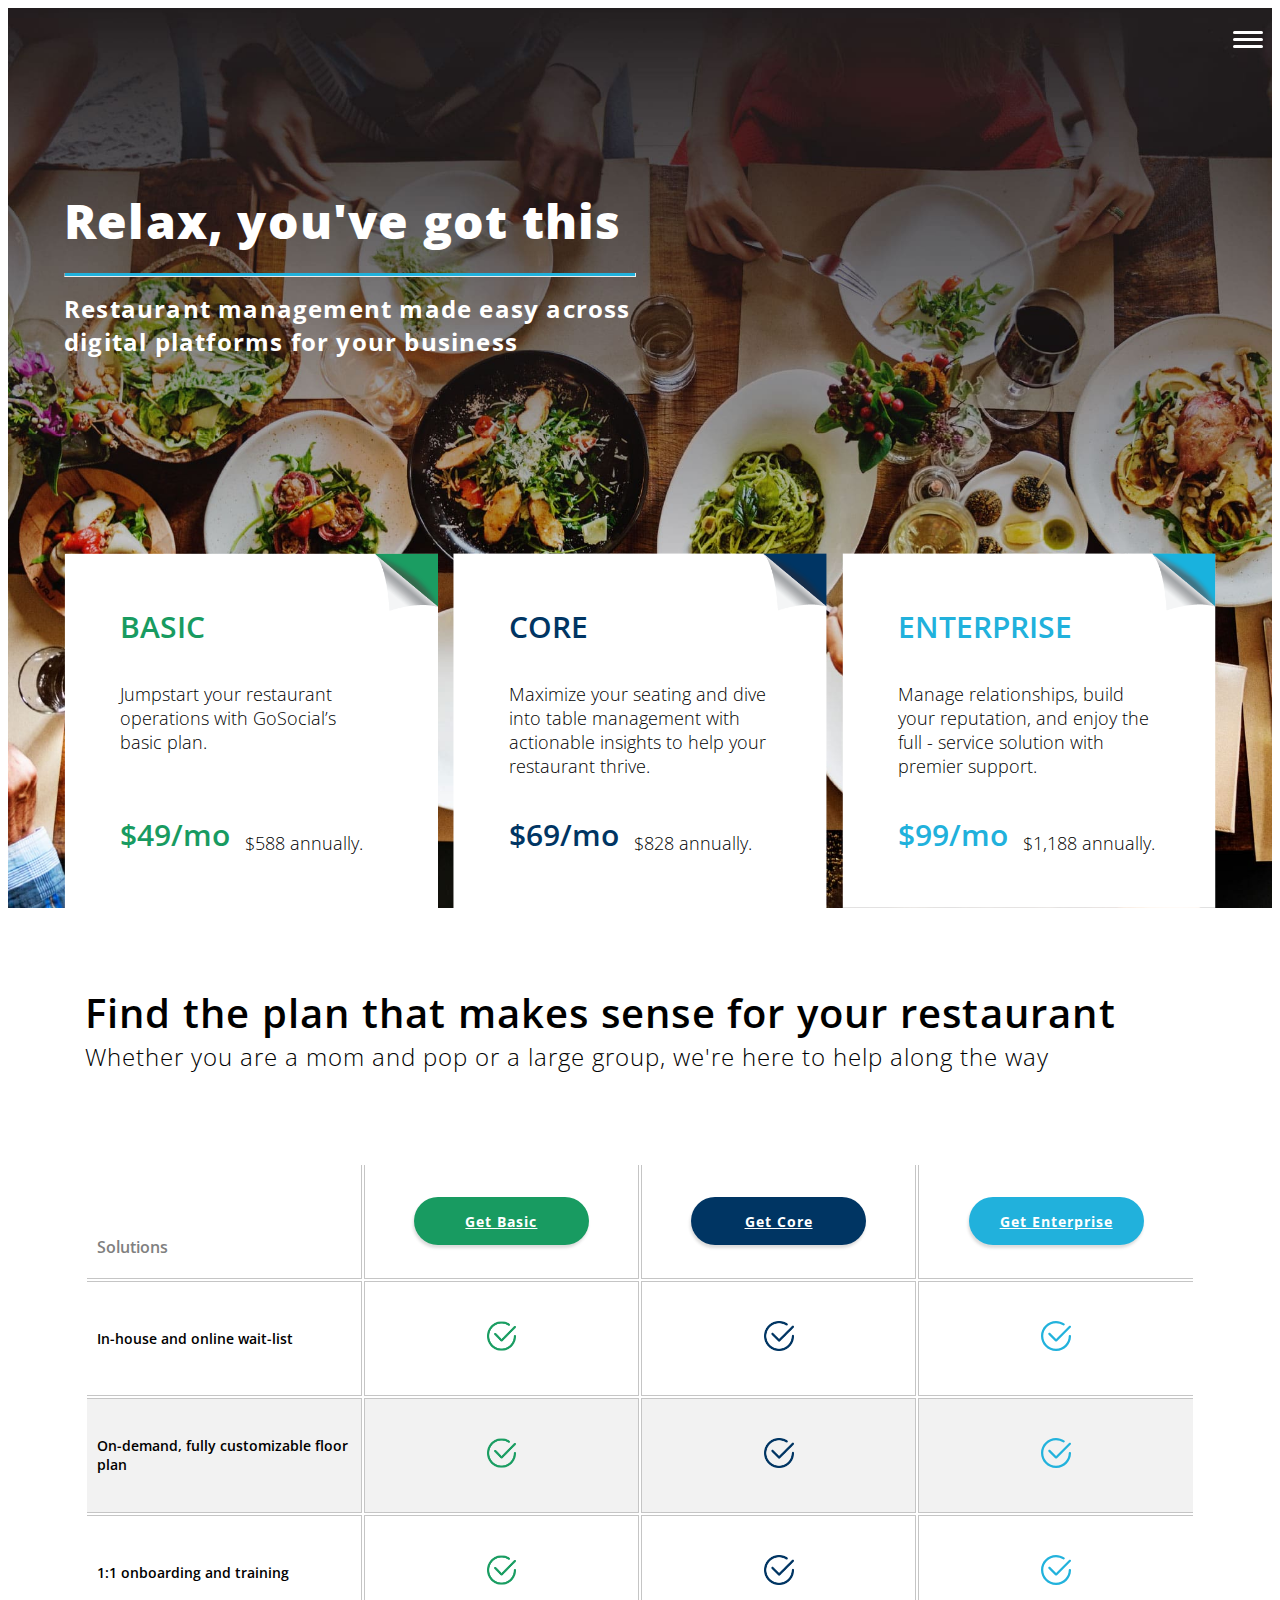
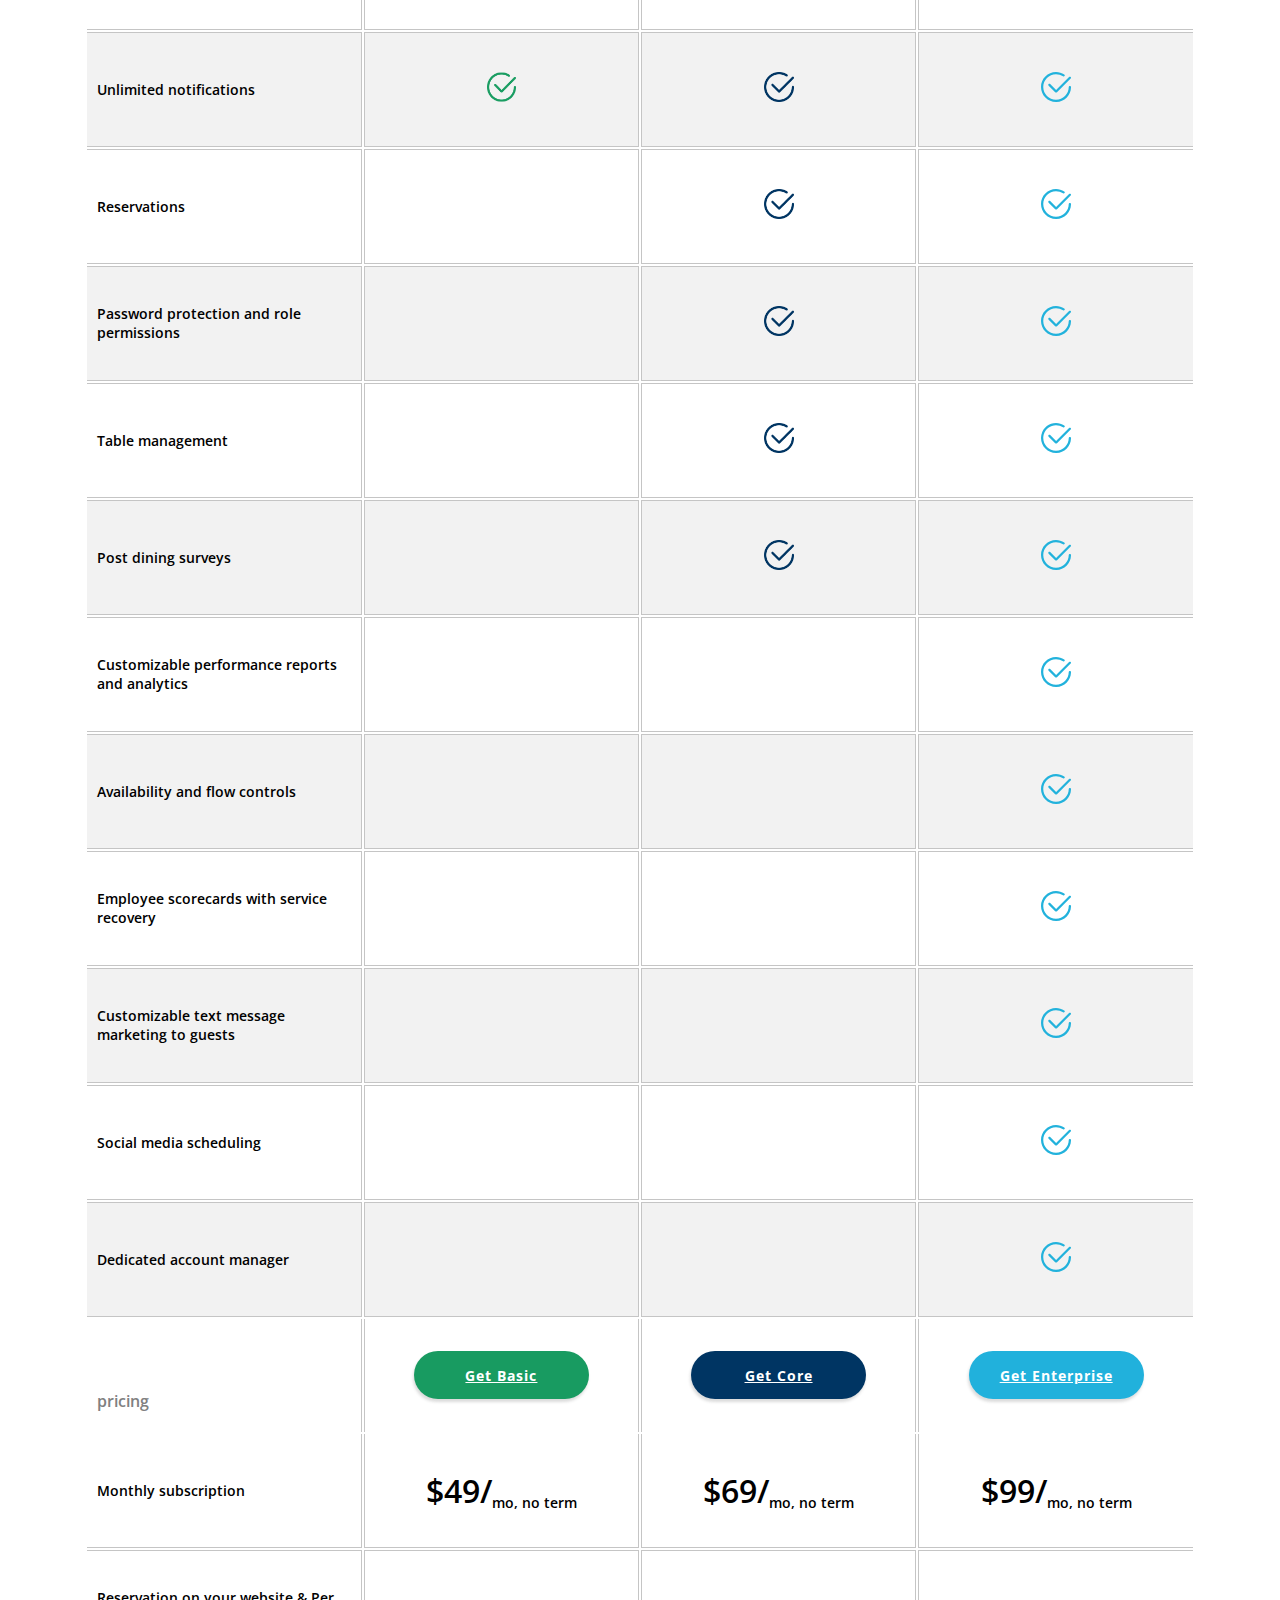
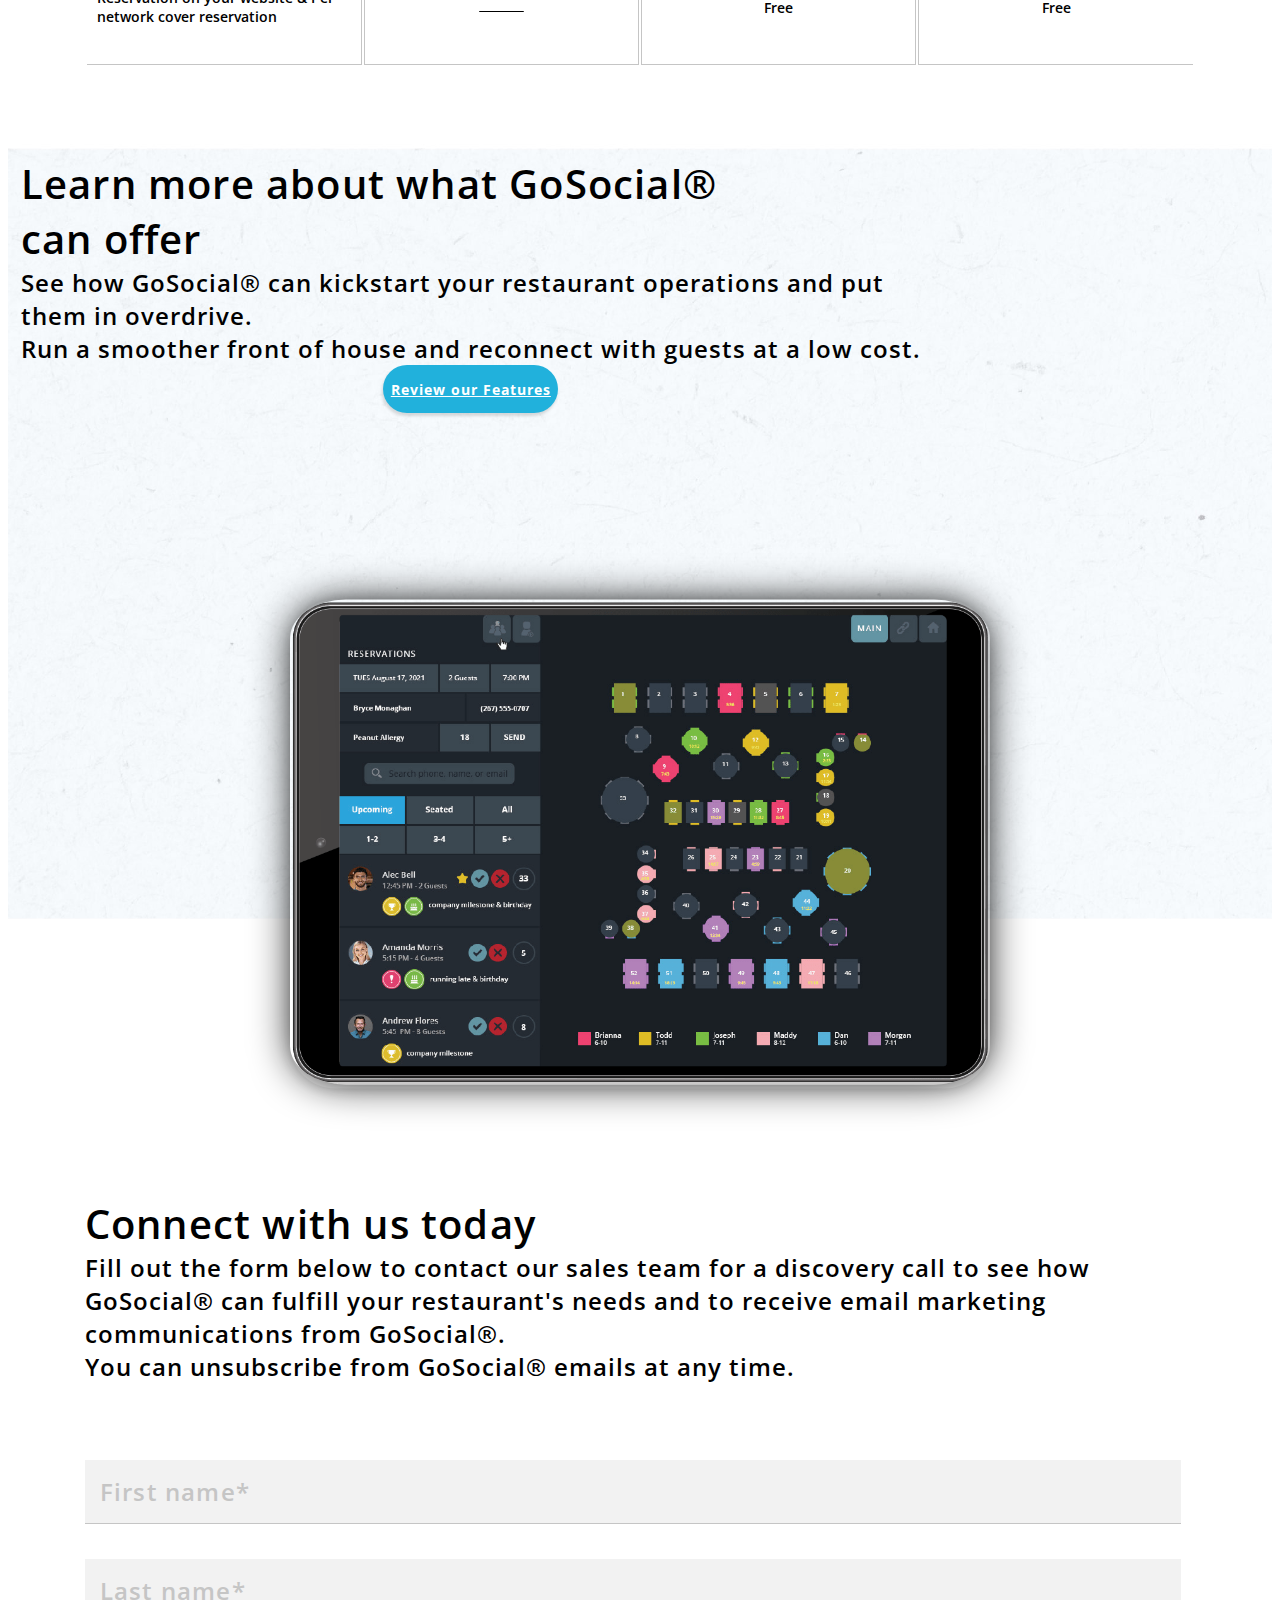
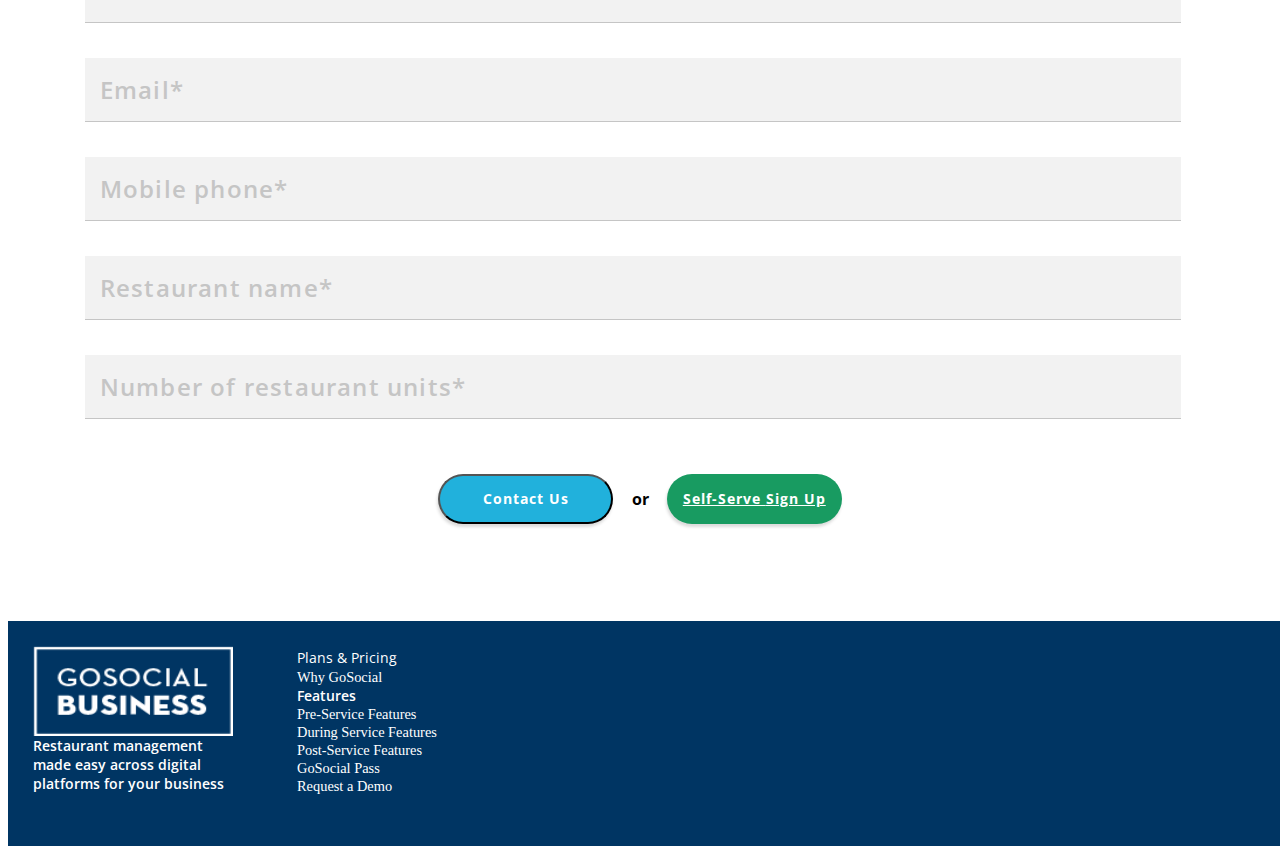
<file: index.html>
<!doctype html>
<html lang="en">
  <head>
    <!-- Required meta tags -->
    <meta charset="utf-8">
    <meta name="viewport" content="width=device-width, initial-scale=1, shrink-to-fit=no">

    <!-- Bootstrap CSS -->
    <link href="https://cdn.jsdelivr.net/npm/bootstrap@5.3.0-alpha1/dist/css/bootstrap.min.css" rel="stylesheet" integrity="sha384-GLhlTQ8iRABdZLl6O3oVMWSktQOp6b7In1Zl3/Jr59b6EGGoI1aFkw7cmDA6j6gD" crossorigin="anonymous">
    <!-- Base CSS -->
    <link rel="stylesheet" href="./style.css">
    <!-- Google Open Sans -->
    <link rel="preconnect" href="https://fonts.googleapis.com">
    <link rel="preconnect" href="https://fonts.gstatic.com" crossorigin>
    <link href="https://fonts.googleapis.com/css2?family=Open+Sans:wght@400;600;700;800&display=swap" rel="stylesheet">
    <title>GoSocial</title>
  </head>
  <body class="index">
    <!-- Navigation -->
    <nav class="navbar navbar-b navbar-reduce navbar-dark sticky-top navbar-expand-lg">
      <div class="container-fluid">
        <a class="navbar-brand" href="./index.html">
          <img src="./assets/logos/business.svg"></img>
        </a>
        <div class="navbar-toggler" type="button" data-bs-toggle="collapse" data-bs-target="#navbarNavDropdown" aria-controls="navbarNavDropdown" aria-expanded="false" aria-label="Toggle navigation">
          <input type="checkbox" id="hamburger">
          <label for="hamburger" class="hamburger">
              <span class="line"></span>
              <span class="line"></span>
              <span class="line"></span>
          </label>
      </div>
        <div class="collapse navbar-collapse justify-content-end" id="navbarNavDropdown">
          <ul class="navbar-nav">
            <li class="nav-item">
              <a class="nav-link active" aria-current="page" href="./index.html#plans_pricing">Plans & Pricing</a>
            </li>
            <li class="nav-item">
              <a class="nav-link active" aria-current="page" href="./why_goSocial.html">Why GoSocial</a>
            </li>
            <li class="nav-item dropdown">
              <a class="nav-link dropdown-toggle" id="navbarDropdownMenuLink" role="button" data-bs-toggle="dropdown" aria-expanded="false">
                Features
              </a>
              <ul class="dropdown-menu" aria-labelledby="navbarDropdownMenuLink">
                <li><a class="dropdown-item" href="./features.html#pre-service-features">Pre-Service Features</a></li>
                <li><a class="dropdown-item" href="./features.html#during-service-features">During Service Features</a></li>
                <li><a class="dropdown-item" href="./features.html#post-service-features">Post-Service Features</a></li>
                <li><a class="dropdown-item" href="./gosocial_pass.html">GoSocial Pass</a></li>
              </ul>
            </li>
            <li class="nav-item">
              <a class="nav-link" href="http://getgosocial.com/Account/Login" target="_blank">Login</a>
            </li>
            <li class="nav-item desktop">
              <a href="./self_serve.html" class="btn btn-green">
                  Self-Serve Sign up
              </a>
            </li>
            <li class="nav-item desktop">
              <a href="./index.html#request_demo" class="btn btn-light-blue">
                  Request a Demo
              </a>
            </li>
          </ul>
          <ul class="navbar-nav-mobile">
            <li class="nav-item">
              <a class="nav-link active" aria-current="page" href="./index.html#plans_pricing">Plans & Pricing</a>
            </li>
            <li class="nav-item">
              <a class="nav-link active" aria-current="page" href="./why_goSocial.html">Why GoSocial</a>
            </li>
            <li class="nav-item"><a class="dropdown-item" href="./features.html#pre-service-features">Pre-Service Features</a></li>
            <li class="nav-item"><a class="dropdown-item" href="./features.html#during-service-features">During Service Features</a></li>
            <li class="nav-item"><a class="dropdown-item" href="./features.html#post-service-features">Post-Service Features</a></li>
            <li class="nav-item"><a class="dropdown-item" href="./gosocial_pass.html">GoSocial Pass</a></li>
            <li class="nav-item">
              <a class="nav-link" href="http://getgosocial.com/Account/Login" target="_blank">Login</a>
            </li>
            <li class="nav-item ">
              <a href="./self_serve.html" class="dropdown-item">
                  Self-Serve Sign up
              </a>
            </li>
            <li class="nav-item">
              <a href="./index.html#request_demo" class="dropdown-item primary-blue">
                  Request a Demo
              </a>
            </li>
          </ul>
        </div>
      </div>
    </nav>
   <!-- Main Body -->
    <main>
      <!-- Jumbotron -->
      <div class="jumbotron">
        <div class="header_container">
          <div class="header">
            <div>
                <h1>Relax, you've <br class='mobile'/> got this</h1>
            </div>
            <div class="columnFlex1">
                <hr>
                <p class="lead">
                    Restaurant management made easy across digital platforms for your business 
                </p>
            </div>
        </div>
        <div class="colored-cards">
            <div class="colored-card">
                <div class="content">
                  <h4 class="green">
                    BASIC
                  </h4>
                  <p class="card-text">
                    Jumpstart your restaurant operations with GoSocial’s basic plan.
                  </p>
                  <div class="flexRow">
                    <h4 class="green">
                        $49/mo
                    </h4>
                    <p class="ml-2">
                        $588 annually.
                    </p>
                </div>
                </div>
            </div>
            <div class="colored-card">
                <div class="content">
                    <h4 class="dark-blue">
                        CORE
                    </h4>
                    <p class="card-text">
                        Maximize your seating and dive into table management with actionable insights to help
                        your restaurant thrive.
                    </p>
                    <div class="flexRow">
                        <h4 class="dark-blue">
                            $69/mo
                        </h4>
                        <p class="ml-2">
                            $828 annually.
                        </p>
                    </div>
                </div>
            </div>
            <div class="colored-card">
                <div class="content">
                    <h4 class="light-blue">
                        ENTERPRISE
                    </h4>
                    <p class="card-text">
                        Manage relationships, build your reputation, and enjoy the full
                        -
                        service solution with
                        premier support.
                    </p>
                    <div class="flexRow">
                        <h4 class="light-blue">
                            $99/mo
                        </h4>
                        <p class="ml-2">
                            $1,188 annually.
                        </p>
                    </div>
                </div>
            </div>
        </div>
        </div>
      </div>
       <!-- Section 1: Grid -->
      <section id='plans_pricing' class="grid">
        <div class="mx-4">
          <h2 class="text-center mx-3 my-4">Find the plan that makes sense for your restaurant</h2>
          <h5 class="text-center ">Whether you are a mom and pop or a large group, we're here to help along the way</h5>
          <!-- Carousel - Mobile -->
          <div class="mobile" id="carousel">
          <div class="packages">
            <h4 class="extra-bold active" id="carousel-basic">
              Basic
            </h4>
            <h4 class="extra-bold" id="carousel-core" >
              Core
            </h4>
            <h4 class="extra-bold" id="carousel-enterprise">
              Enterprise
            </h4>
          </div>
          <div class="cards">
            <div class="colored-card"  id="basic-card">
              <div class="content">
                <h4 class="green">
                  BASIC
                </h4>
                <p class="card-text">
                  Jumpstart your restaurant operations with GoSocial’s basic plan. 
                </p>
                <div class="flexRow">
                  <h4 class="green">
                      $49/mo
                  </h4>
                  <p class="ml-2">
                      $588 annually.
                  </p>
              </div>
              </div>
          </div>
          <div class="colored-card initial hide" id="core-card" >
              <div class="content">
                  <h4 class="dark-blue">
                      CORE
                  </h4>
                  <p class="card-text">
                      Maximize your seating and dive into table management with actionable insights to help
                      your restaurant thrive.
                  </p>
                  <div class="flexRow">
                      <h4 class="dark-blue">
                          $69/mo
                      </h4>
                      <p class="ml-2">
                          $828 annually.
                      </p>
                  </div>
              </div>
          </div>
          <div class="colored-card initial hide" id="enterprise-card" >
              <div class="content">
                  <h4 class="light-blue">
                      ENTERPRISE
                  </h4>
                  <p class="card-text">
                      Manage relationships, build your reputation, and enjoy the full-service solution with
                      premier support.
                  </p>
                  <div class="flexRow">
                      <h4 class="light-blue">
                          $99/mo
                      </h4>
                      <p class="ml-2">
                          $1,188 annually.
                      </p>
                  </div>
              </div>
          </div>
          </div>
          </div>
        </div>
        <!-- Table - Mobile Basic Grid -->
        <div id="mobile-basic-grid" >
          <table class="mobile">
            <thead>
              <tr>
                <td>
                  <h4 class="text-uppercase grey">Pricing</h4>
                </td>
                <td>
  
                </td>
              </tr>
            </thead>
            <tr>
              <td>
                <p class="bold">
                  Monthly subscription
                </p>
              </td>
              <td>
                <p class="bold">
                  $49/mo, no term
                </p>
              </td>
            </tr>
            <tr>
              <td>
                <p class="bold nowrap">
                  Reservation on your website & <br>
                  Per network cover reservation
                </p>
              </td>
              <td>
                <div class="hyphen">
                  <img  src="./assets/icons/Line.svg"/>
                </div>
              </td>
            </tr>
            <thead>
              <tr>
                <td>
                  <h4 class="text-uppercase grey">Solutions</h4>
                </td>
                <td></td>
              </tr>
            </thead>
            <tr>
              <td>
                <p>
                  In-house and online wait-list
                </p>
              </td>
              <td>
                <img class="checkmark" src="./assets/icons/green_check.svg" />
              </td>
            </tr>
            <tr>
              <td>
                <p>
                On-demand, fully customizable floor plan

                </p>
              </td>
              <td>
                <img class="checkmark" src="./assets/icons/green_check.svg" />
              </td>
            </tr>
            <tr>
              <td>
                <p>1:1 onboarding and training</p>
              </td>
              <td>
                <img class="checkmark" src="./assets/icons/green_check.svg" />
              </td>
            </tr>
            <tr>
              <td>
                <p>
                Unlimited notifications

                </p>
              </td>
              <td>
                <img class="checkmark" src="./assets/icons/green_check.svg" />
              </td>
            </tr>
          </table>
          <div class="mobile my-4 container">
            <div class='text-center'>
              <a href="./self_serve.html" class="btn btn-green text-uppercase">
                Get Basic
              </a>
            </div>
        </div>
        
        </div>

        <!-- Table - Mobile Core Grid -->
        <div id="mobile-core-grid" class="initial hide" >
          <table class="mobile">
            <thead>
              <tr>
                <td>
                  <h4 class="text-uppercase grey">Pricing</h4>
                </td>
                <td>
  
                </td>
              </tr>
            </thead>
            <tr>
              <td>
                <p class="bold">
                  Monthly subscription
                </p>
              </td>
              <td>
                <p class="bold">
                  $69/mo, no term
                </p>
              </td>
            </tr>
            <tr>
              <td>
                <p class="bold nowrap">
                  Reservation on your website & <br>
                  Per network cover reservation
                </p>
              </td>
              <td>
                <p class="bold">
                  Free
                </p>
              </td>
            </tr>
            <thead>
              <tr>
                <td>
                  <h4 class="text-uppercase grey">Solutions</h4>
                </td>
                <td>
  
                </td>
              </tr>
            </thead>
            <tr>
              <td>
                <p>
                  In-house and online wait-list
                </p>
              </td>
              <td>
                <img class="checkmark" src="./assets/icons/core_check.svg" />
              </td>
            </tr>
            <tr>
              <td>
                <p>
                On-demand, fully customizable floor plan

                </p>
              </td>
              <td>
                <img class="checkmark" src="./assets/icons/core_check.svg" />
              </td>
            </tr>
            <tr>
              <td>
                <p>
                1:1 onboarding and training

                </p>
              </td>
              <td>
                <img class="checkmark" src="./assets/icons/core_check.svg" />
              </td>
            </tr>
            <tr>
              <td>
                <p>
                Unlimited notifications

                </p>
              </td>
              <td>
                <img class="checkmark" src="./assets/icons/core_check.svg" />
              </td>
            </tr>
            <tr>
              <td>
                <p>
                Reservations

                </p>
              </td>
              <td>
                <img class="checkmark" src="./assets/icons/core_check.svg" />
              </td>
            </tr>
            <tr>
              <td>
                <p>
                  Password protection and role permissions
                </p>
              </td>
              <td>
                <img class="checkmark" src="./assets/icons/core_check.svg" />
              </td>
            </tr>
            <tr>
              <td>
                
                <p>
                  Table management
                </p>
              </td>
              <td>
                <img class="checkmark" src="./assets/icons/core_check.svg" />
              </td>
            </tr>
            <tr>
              <td>
                <p>
                Post dining surveys

                </p>
              </td>
              <td>
                <img class="checkmark" src="./assets/icons/core_check.svg" />
              </td>
            </tr>
          </table>
          <div class="mobile my-4 container">
            <div class='text-center'>
              <a href="./self_serve.html" class="btn btn-dark-blue text-uppercase">
                Get Core
              </a >
            </div>
        </div>
        
        </div>

        <!-- Table - Mobile Core Grid -->
        <div id="mobile-enterprise-grid" class="initial hide" >
          <table class="mobile">
            <thead>
              <tr>
                <td>
                  <h4 class="text-uppercase grey">Pricing</h4>
                </td>
                <td>
  
                </td>
              </tr>
            </thead>
            <tr>
              <td>
                <p class="bold">
                  Monthly subscription
                </p>
              </td>
              <td>
                <p class="bold">
                  $99/mo, no term
                </p>
              </td>
            </tr>
            <tr>
              <td>
                <p class="bold nowrap">
                  Reservation on your website & <br>
                  Per network cover reservation
                </p>
              </td>
              <td>
                <p class="bold">Free</p>
              </td>
            </tr>
            <thead>
              <tr>
                <td>
                  <h4 class="text-uppercase grey">Solutions</h4>
                </td>
                <td>
  
                </td>
              </tr>
            </thead>
            <tr>
              <td>
                <p>
                  In-house and online wait-list
                </p>
              </td>
              <td>
                <img class="checkmark" src="./assets/icons/checkmark_blue.svg" />
              </td>
            </tr>
            <tr>
              <td>
                <p>On-demand, fully customizable floor plan</p>
              </td>
              <td>
                <img class="checkmark" src="./assets/icons/checkmark_blue.svg" />
              </td>
            </tr>
            <tr>
              <td>
                <p>
                1:1 onboarding and training

                </p>
              </td>
              <td>
                <img class="checkmark" src="./assets/icons/checkmark_blue.svg" />
              </td>
            </tr>
            <tr>
              <td>
                <p>
                Unlimited notifications

                </p>
              </td>
              <td>
                <img class="checkmark" src="./assets/icons/checkmark_blue.svg" />
              </td>
            </tr>
            <tr>
              <td>
                <p>
                Reservations

                </p>
              </td>
              <td>
                <img class="checkmark" src="./assets/icons/checkmark_blue.svg" />
              </td>
            </tr>
            <tr>
              <td>
                <p>
                Password protection and role permissions

                </p>
              </td>
              <td>
                <img class="checkmark" src="./assets/icons/checkmark_blue.svg" />
              </td>
            </tr>
            <tr>
              <td>
                <p>
                Table management

                </p>
              </td>
              <td>
                <img class="checkmark" src="./assets/icons/checkmark_blue.svg" />
              </td>
            </tr>
            <tr>
              <td>
                <p>
                Post dining surveys

                </p>
              </td>
              <td>
                <img class="checkmark" src="./assets/icons/checkmark_blue.svg" />
              </td>
            </tr>
            <tr>
              <td>
                <p>
                Customizable performance reports and analytics

                </p>
              </td>
              <td>
                <img class="checkmark" src="./assets/icons/checkmark_blue.svg" />
              </td>
            </tr>
            <tr>
              <td>
                <p>
                Availability and flow controls

                </p>
              </td>
              <td>
                <img class="checkmark" src="./assets/icons/checkmark_blue.svg" />
              </td>
            </tr>
            <tr>
              <td>
                <p>
                Employee scorecards with service recovery

                </p>
                
              </td>
              <td>
                <img class="checkmark" src="./assets/icons/checkmark_blue.svg" />
              </td>
            </tr>
            <tr>
              <td>
                <p>
                Customizable text message marketing to guests

                </p>
              </td>
              <td>
                <img class="checkmark" src="./assets/icons/checkmark_blue.svg" />
              </td>
            </tr>
            <tr>
              <td>
                <p>
                Social media scheduling

                </p>
              </td>
              <td>
                <img class="checkmark" src="./assets/icons/checkmark_blue.svg" />
              </td>
            </tr>
            <tr>
              <td>
                <p>
                Dedicated account manager

                </p>
              </td>
              <td>
                <img class="checkmark" src="./assets/icons/checkmark_blue.svg" />
              </td>
            </tr>
          </table>
          <div class="mobile my-4 container">
            <div class='text-center'>
              <a href="./self_serve.html" class="btn btn-light-blue text-uppercase">
                Get Enterprise
              </a>
            </div>
        </div>
        
        </div>

        <!-- Table - Desktop -->
        <table class="desktop">
          <tr>
            <td><h4 class="text-uppercase grey">Solutions</h4></td>
            <td>
              <a href='./self_serve.html' class="btn btn-green text-uppercase">
              Get Basic
              </a>
            </td>
            <td>
              <a href="./self_serve.html" class="btn btn-dark-blue text-uppercase">
                Get Core
              </a>
            </td>
            <td>
              <a href="./self_serve.html" class="btn btn-light-blue text-uppercase">
                Get Enterprise
              </a>
            </td>
          </tr>
            
          <tr>
              <td><p>In-house and online wait-list</p></td>
              <td>
                <img class="checkmark" src="./assets/icons/green_check.svg" />
              </td>
              <td>
                <img class="checkmark" src="./assets/icons/core_check.svg" />
              </td>
              <td>
                <img class="checkmark" src="./assets/icons/checkmark_blue.svg" />
              </td>
          </tr>
            
          <tr>
              <td><p>On-demand, fully customizable floor plan</p></td>
              <td>
                <img class="checkmark" src="./assets/icons/green_check.svg" />
              </td>
              <td>
                <img class="checkmark" src="./assets/icons/core_check.svg" />
              </td>
              <td>
                <img class="checkmark" src="./assets/icons/checkmark_blue.svg" />
              </td>
          </tr>
          
          <tr>
            <td><p>1:1 onboarding and training</p></td>
            <td>
              <img class="checkmark" src="./assets/icons/green_check.svg" />
            </td>
            <td>
              <img class="checkmark" src="./assets/icons/core_check.svg" />
            </td>
            <td>
              <img class="checkmark" src="./assets/icons/checkmark_blue.svg" />
            </td>
        </tr>
          
        <tr>
          <td><p>Unlimited notifications</p></td>
          <td>
            <img class="checkmark" src="./assets/icons/green_check.svg" />
          </td>
          <td>
            <img class="checkmark" src="./assets/icons/core_check.svg" />
          </td>
          <td>
            <img class="checkmark" src="./assets/icons/checkmark_blue.svg" />
          </td>
        </tr>

        <tr>
          <td><p>Reservations</p></td>
          <td></td>
          <td>
            <img class="checkmark" src="./assets/icons/core_check.svg" />
          </td>
          <td>
            <img class="checkmark" src="./assets/icons/checkmark_blue.svg" />
          </td>
        </tr>

        <tr>
          <td><p>Password protection and role permissions</p></td>
          <td></td>
          <td>
            <img class="checkmark" src="./assets/icons/core_check.svg" />
          </td>
          <td>
            <img class="checkmark" src="./assets/icons/checkmark_blue.svg" />
          </td>
        </tr>

        <tr>
          <td><p>Table management</p></td>
          <td></td>
          <td>
            <img class="checkmark" src="./assets/icons/core_check.svg" />
          </td>
          <td>
            <img class="checkmark" src="./assets/icons/checkmark_blue.svg" />
          </td>
        </tr>

        <tr>
          <td><p>Post dining surveys</p></td>
          <td></td>
          <td>
            <img class="checkmark" src="./assets/icons/core_check.svg" />
          </td>
          <td>
            <img class="checkmark" src="./assets/icons/checkmark_blue.svg" />
          </td>
        </tr>

        <tr>
          <td><p>Customizable performance reports and analytics</p></td>
          <td></td>
          <td></td>
          <td>
            <img class="checkmark" src="./assets/icons/checkmark_blue.svg" />
          </td>
        </tr>

        <tr>
          <td><p>Availability and flow controls</p></td>
          <td></td>
          <td></td>
          <td>
            <img class="checkmark" src="./assets/icons/checkmark_blue.svg" />
          </td>
        </tr>

        <tr>
          <td><p>Employee scorecards with service recovery</p></td>
          <td></td>
          <td></td>
          <td>
            <img class="checkmark" src="./assets/icons/checkmark_blue.svg" />
          </td>
        </tr>

        <tr>
          <td><p>Customizable text message marketing to guests</p></td>
          <td></td>
          <td></td>
          <td>
            <img class="checkmark" src="./assets/icons/checkmark_blue.svg" />
          </td>
        </tr>

        <tr>
          <td><p>Social media scheduling</p></td>
          <td></td>
          <td></td>
          <td>
            <img class="checkmark" src="./assets/icons/checkmark_blue.svg" />
          </td>
        </tr>

        <tr>
          <td><p>Dedicated account manager</p></td>
          <td></td>
          <td></td>
          <td>
            <img class="checkmark" src="./assets/icons/checkmark_blue.svg" />
          </td>
        </tr>
        <tfoot>
          <tr>
            <td><h4 class="text-uppercase grey">pricing</h4></td>
            <td>
              <a href="./self_serve.html" class="btn btn-green text-uppercase">
              Get Basic
              </a >
            </td>
            <td>
              <a href="./self_serve.html" class="btn btn-dark-blue text-uppercase">
                Get Core
              </a>
            </td>
            <td>
              <a href="./self_serve.html" class="btn btn-light-blue text-uppercase">
                Get Enterprise
              </a>
            </td>
          </tr>
          <tr>
            <td><p class="semibold">Monthly subscription</p></td>
            <td>
              <div><h3>$49/</h3><p class="semibold">mo, no term</p></div>
            </td>
            <td>
              <div><h3>$69/</h3><p class="semibold">mo, no term</p></div>
            </td>
            <td>
              <div>
                <h3>$99/</h3><p class="semibold">mo, no term</p>
              </div>
            </td>
          </tr>
          <tr>
            <td><p class="semibold">Reservation on your website & Per network cover reservation</p></td>
            <td>
              <div class="hyphen">
                <img  src="./assets/icons/Line.svg"/>
              </div>
            </td>
            <td>
              <div><p class="semibold">Free</p></div>
            </td>
            <td>
              <div>
                <p class="semibold">Free</p>
              </div>
            </td>
          </tr>
        </tfoot>
        </table>


      </section>
      <!-- Section 2: IPad -->
      <section class="texture">
        <div class="mx-auto text container">
          <h2 class="text-center my-4">Learn more about what GoSocial&#174 <br/> can offer</h2>
          <div class="my-4">
            <h5 class="text-center">See how GoSocial&#174 can kickstart your restaurant operations and put them in overdrive.</h5>
            <h5 class="text-center">Run a smoother front of house and reconnect with guests at a low cost.</h5>
          </div>
          <div class="my-5 container">
            <div class='text-center'>
              <a href="./features.html" class="btn btn-light-blue">
                Review our Features
              </a>
            </div>
          </div>
        </div>
        
        <div class="ipad">
          <img src="./assets/index/iPad.png"/>
        </div>
      </section>
      <!-- Section 3: Contact Form -->
      <section id="request_demo" class="form">
        <div class="mx-auto text container">
          <h2 class="text-center my-4">Connect with us today</h2>
          <h5 class="text-center">Fill out the form below to contact our sales team for a discovery call to see how GoSocial&#174 can fulfill your restaurant's needs and to receive email marketing communications from GoSocial&#174.<span class="mobile display-contents"> You can unsubscribe from GoSocial&#174 emails at any time.</span></h5>
          <h5 class="desktop text-center">You can unsubscribe from GoSocial&#174 emails at any time.</h5>
        </div>
        <form class="container" id="contact_form">
          <div class="row">
            <div class="col-12 text-center  col-md-6">
              <input placeholder="First name&#42;">
              </input>
            </div>
            <div class="col-12 text-center col-md-6">
              <input placeholder="Last name&#42;">
              </input>
            </div>
          </div>
          <div class="row">
            <div class="col-12 text-center col-md-6">
              <input placeholder="Email&#42;">
              </input>
            </div>
            <div class="col-12 text-center col-md-6">
              <input placeholder="Mobile phone&#42;">
              </input>
            </div>
          </div>
          <div class="row">
            <div class="col-12 text-center col-md-6">
              <input placeholder="Restaurant name&#42;">
              </input>
            </div>
            <div class="col-12 text-center col-md-6">
              <input placeholder="Number of restaurant units&#42;">
              </input>
            </div>
          </div>
        </form>
        <div class="form_buttons">
          <button class="btn btn-light-blue">
            Contact Us
          </button>
          <p class="bold">or</p>
          <a href='./self_serve.html' class="btn btn-green">
            Self-Serve <br class="mobile"/> Sign Up
          </a>
        </div>
      </section>
    </main>
   <!-- Footer -->
   <footer>
    <div class="text">
      <div class="footer-brand" href="#">
        <img src="./assets/icons/rectangle_logo.png" />
      </div>
      <p class="mt-3">Restaurant management made easy across digital platforms for your business</p>
    </div>
    <div class="desktop">
        <div class="row mx-5">
            <div class="col">
                <a  href="./index.html#plans_pricing">Plans & Pricing</a>
            </div>
            <div class="col">
                <a href="./why_goSocial.html">Why GoSocial</a>
            </div>
            <div class="col-3">
                <p>Features</p>
                <a href="./features.html#pre-service-features">Pre-Service Features</a>
                <br />
                <a href="./features.html#during-service-features">During Service Features</a>
                <br />
                <a href="./features.html#post-service-features">Post-Service Features</a>
                <br />
                <a href="./gosocial_pass.html">GoSocial Pass</a>
            </div>
            <div class="col">
                <a href="./index.html#request_demo">Request a Demo</a>
            </div>
            <!-- <div class="col">
                <p>Find us at:</p>
                <div class="social-icons">
                    <button class="btn circle facebook"></button>
                    <button class="btn circle instagram"></button>
                  </div>
            </div> -->
        </div>
    </div>
    <!-- <div class="social-icons mobile">
      <button class="btn circle facebook"></button>
      <button class="btn circle instagram"></button>
    </div> -->
   </footer>
    <!-- jQuery first, then Popper.js, then Bootstrap JS -->
    <script src="https://code.jquery.com/jquery-3.6.3.min.js" integrity="sha256-pvPw+upLPUjgMXY0G+8O0xUf+/Im1MZjXxxgOcBQBXU=" crossorigin="anonymous"></script>
    <!-- Optional JavaScript -->
    <script src="./main.js"></script>
    <script src="https://cdn.jsdelivr.net/npm/@popperjs/core@2.11.6/dist/umd/popper.min.js" integrity="sha384-oBqDVmMz9ATKxIep9tiCxS/Z9fNfEXiDAYTujMAeBAsjFuCZSmKbSSUnQlmh/jp3" crossorigin="anonymous"></script>
    <script src="https://cdn.jsdelivr.net/npm/bootstrap@5.3.0-alpha1/dist/js/bootstrap.min.js" integrity="sha384-mQ93GR66B00ZXjt0YO5KlohRA5SY2XofN4zfuZxLkoj1gXtW8ANNCe9d5Y3eG5eD" crossorigin="anonymous"></script>
  </body>
</html>
</file>
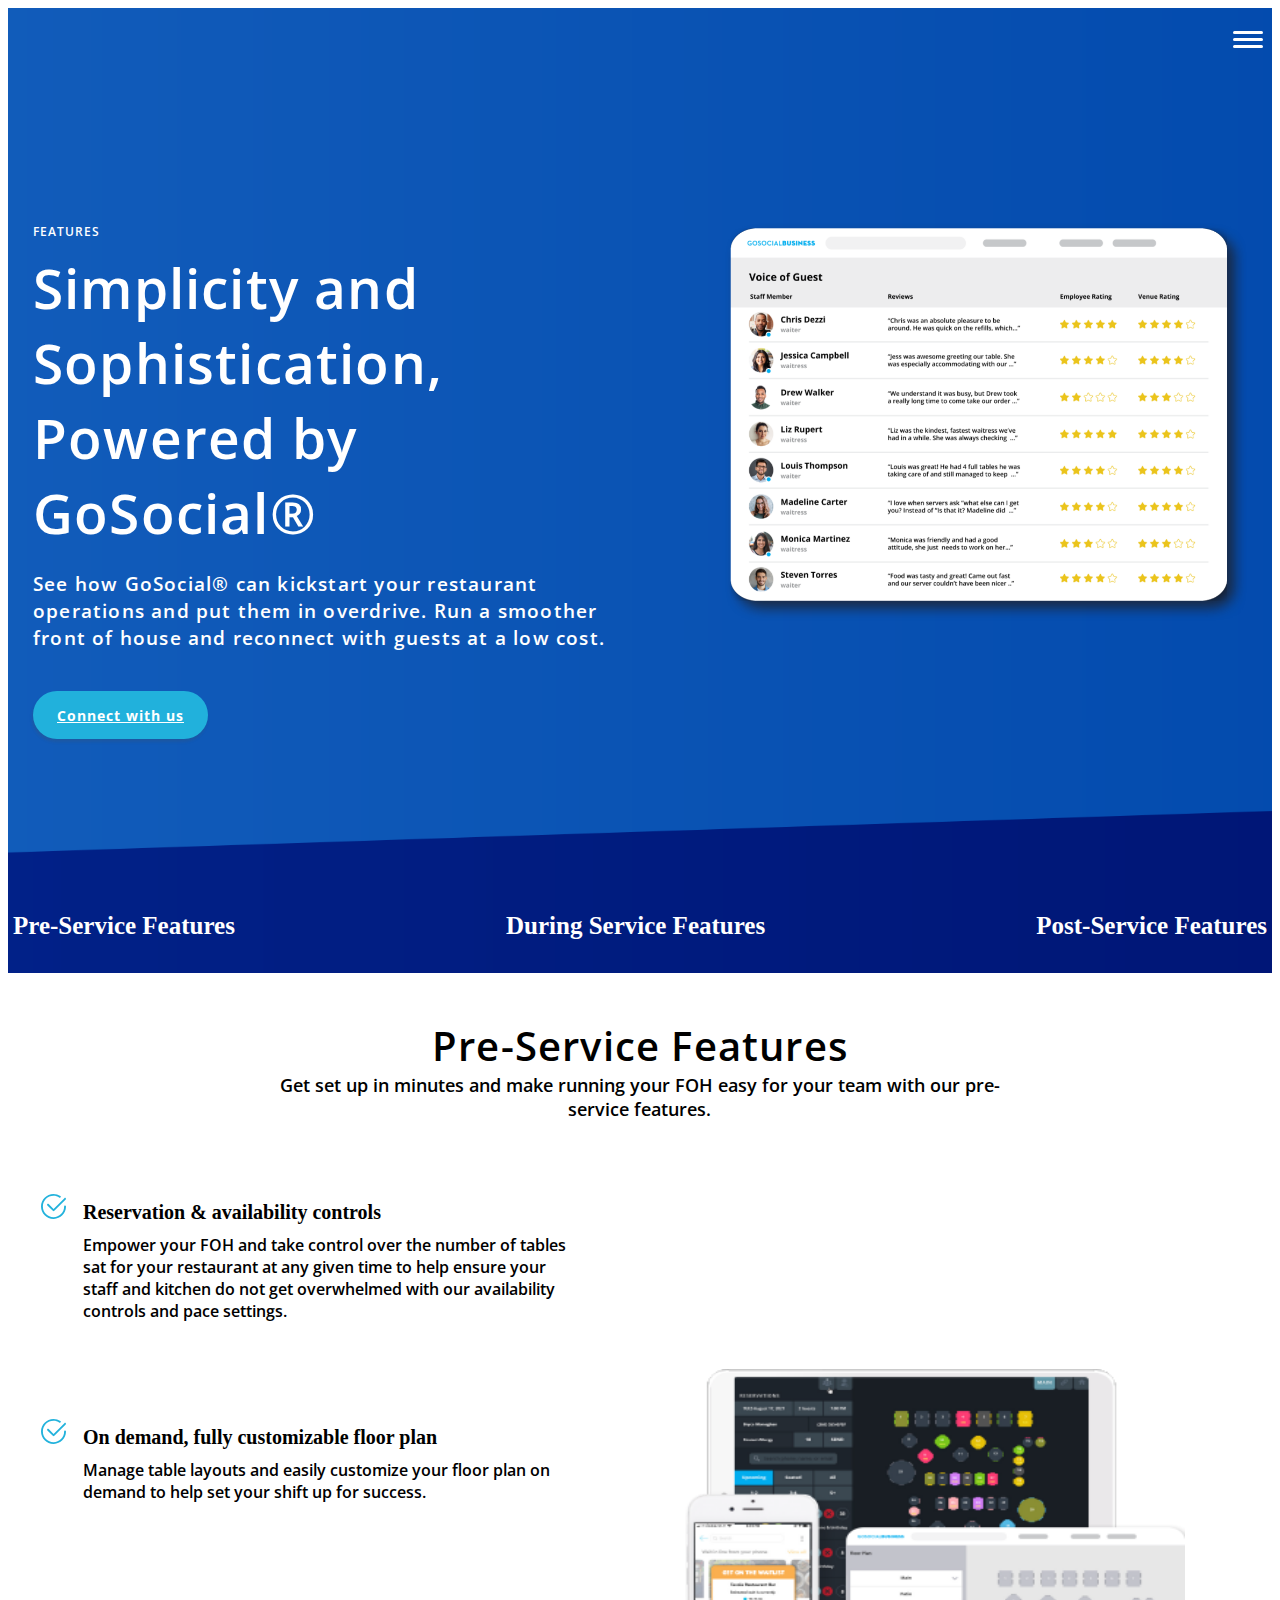
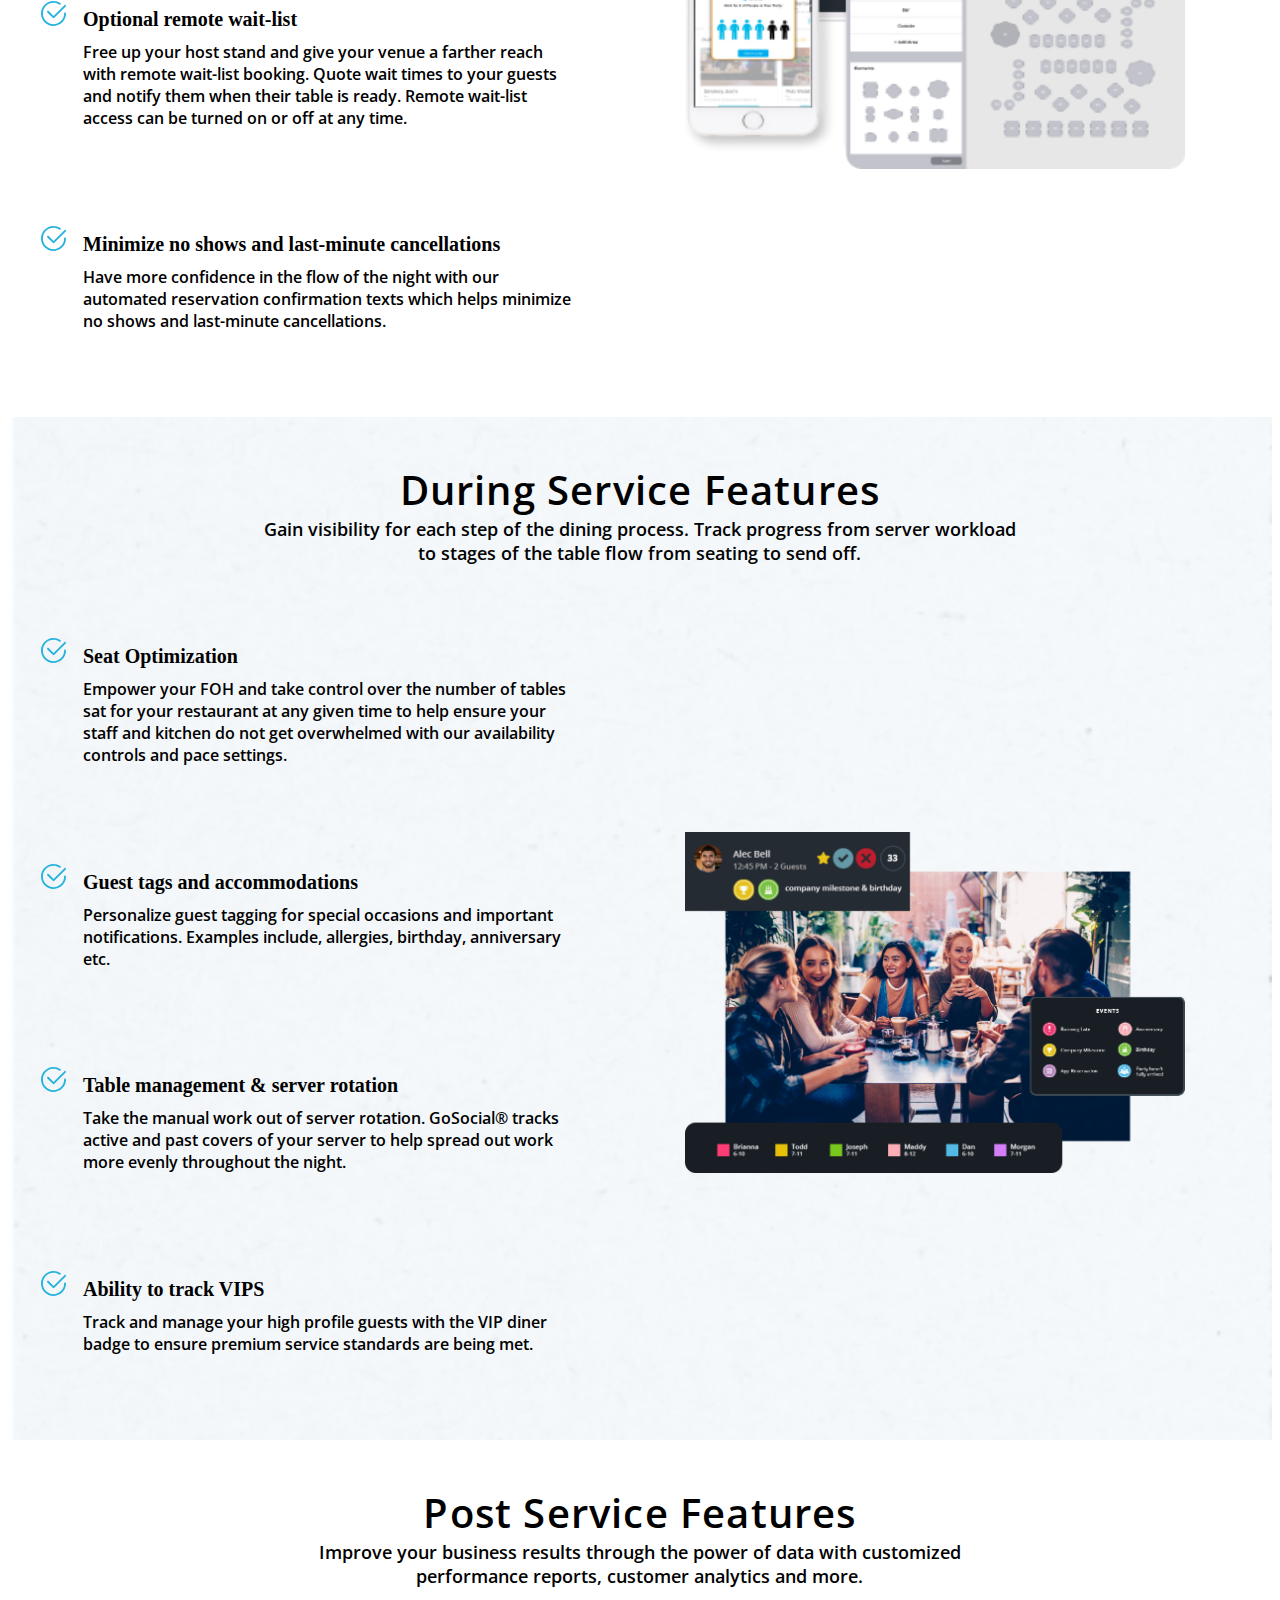
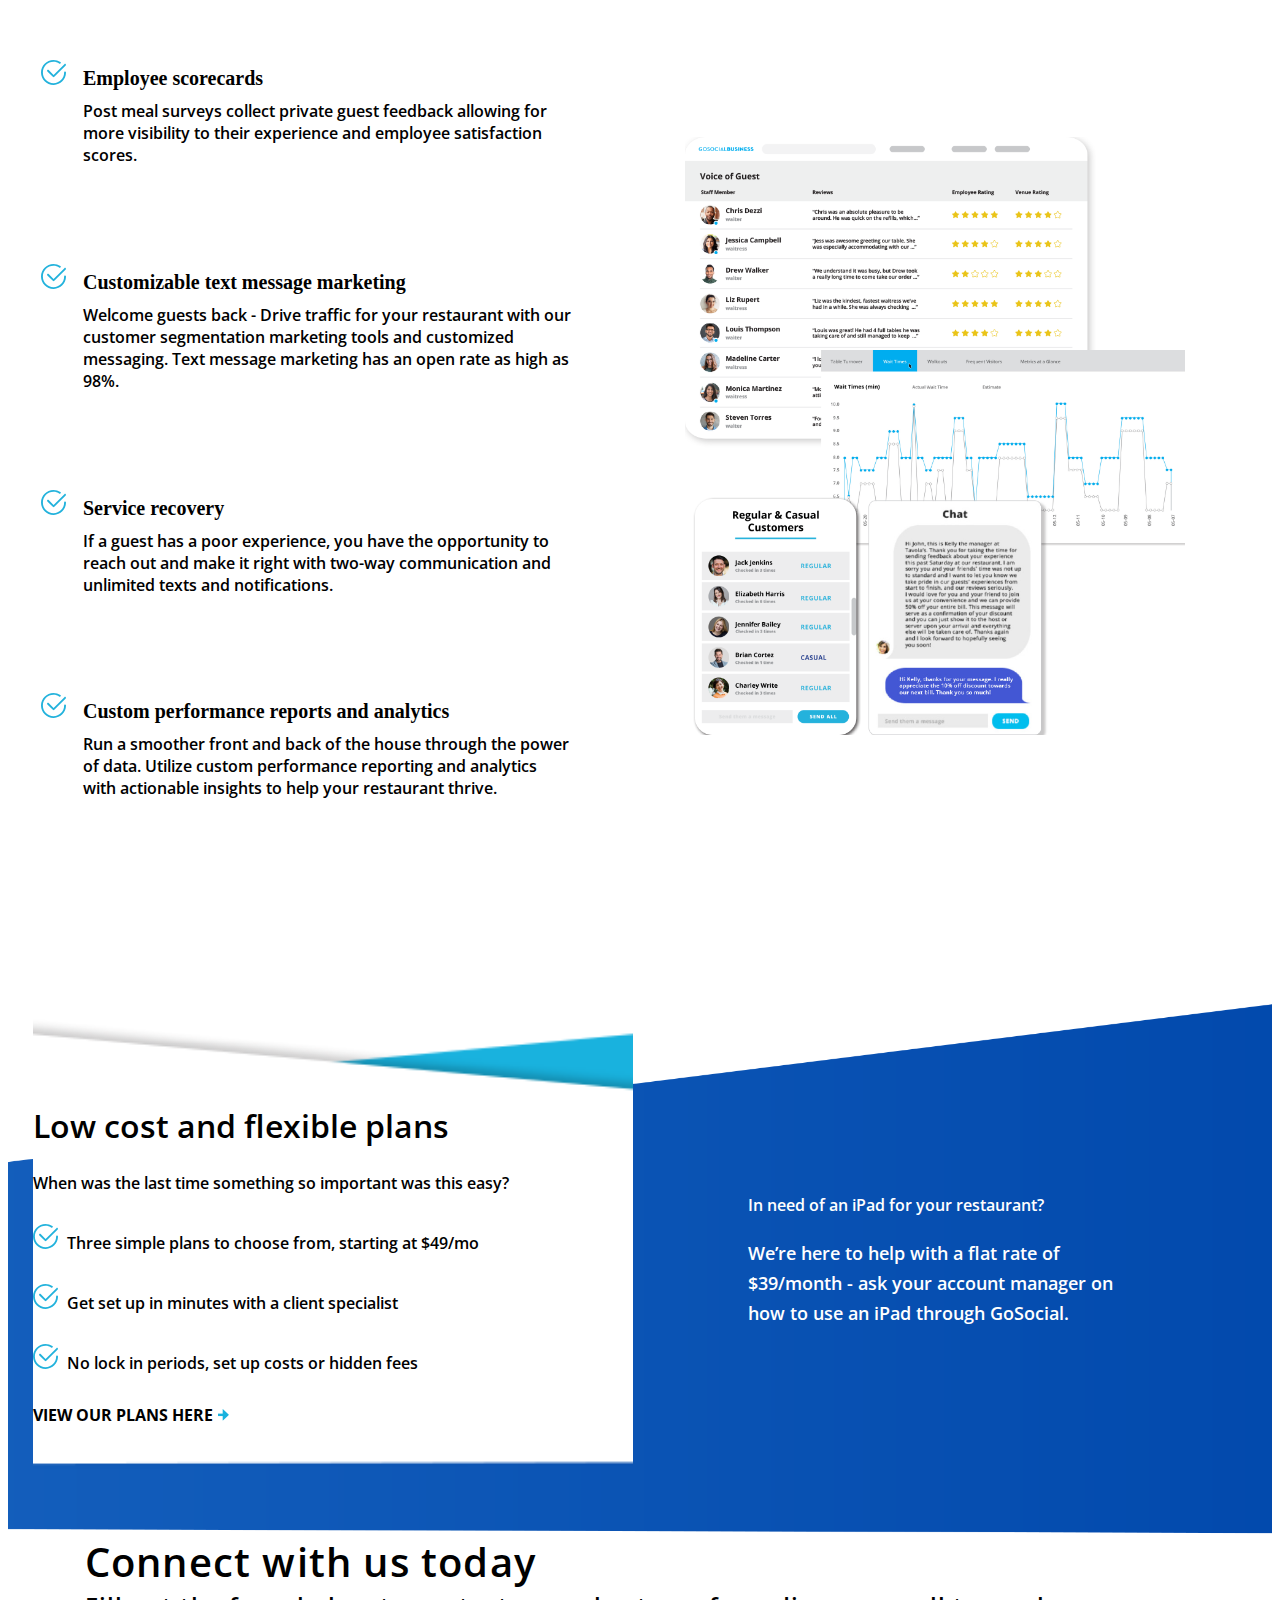
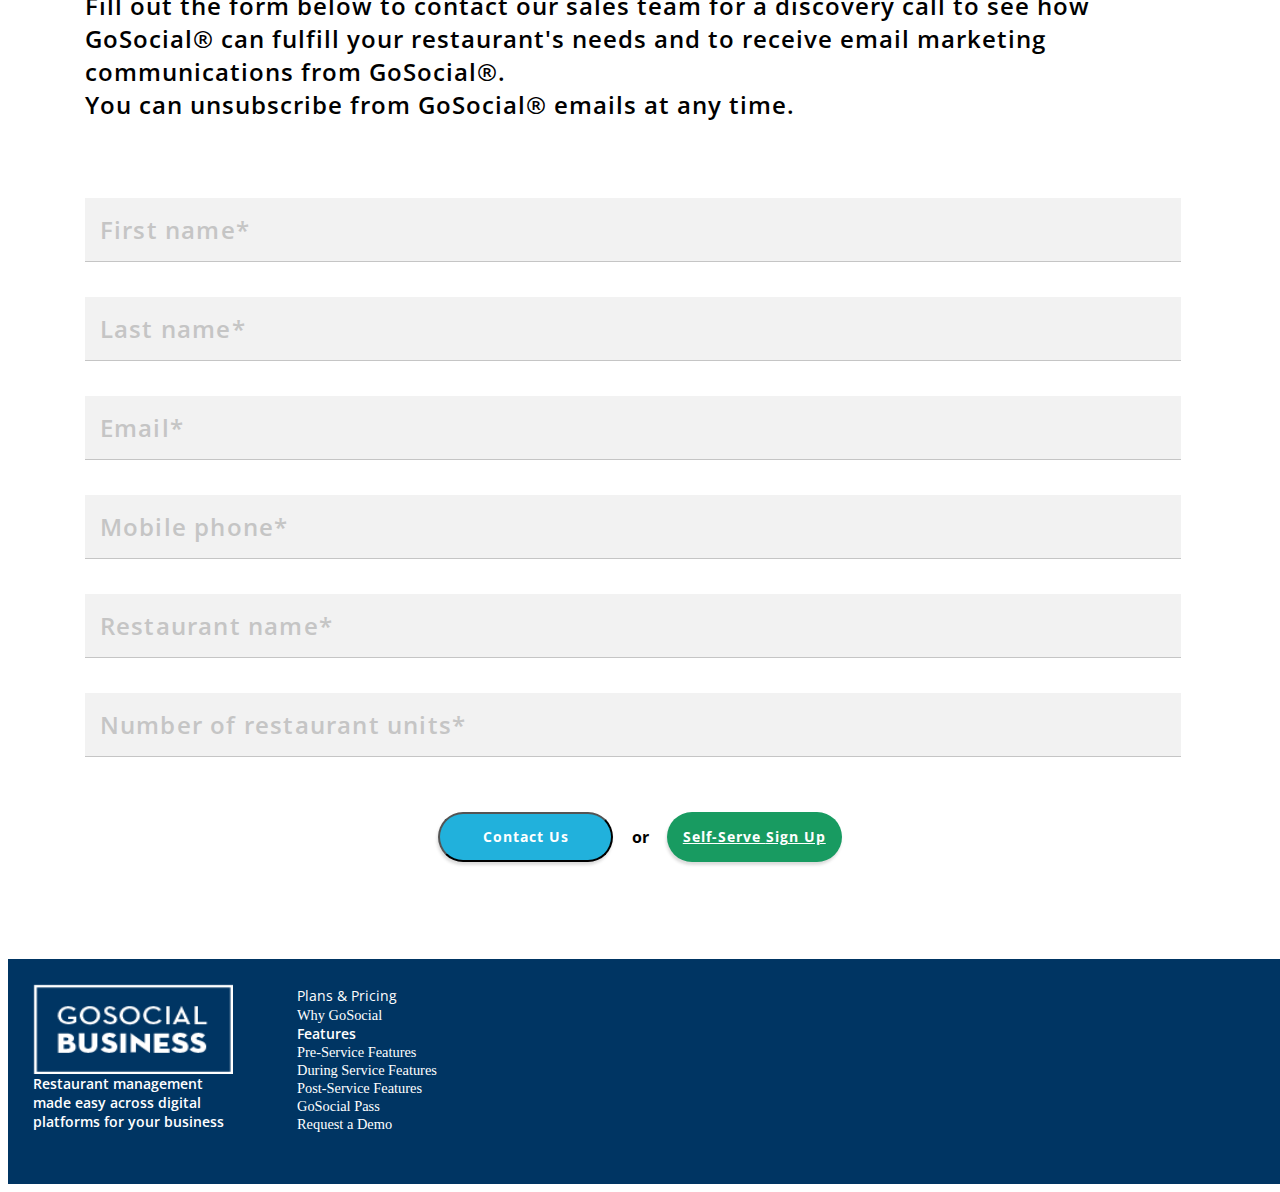
<file: features.html>
<!doctype html>
<html lang="en">
  <head>
    <!-- Required meta tags -->
    <meta charset="utf-8">
    <meta name="viewport" content="width=device-width, initial-scale=1, shrink-to-fit=no">

    <!-- Bootstrap CSS -->
    <link href="https://cdn.jsdelivr.net/npm/bootstrap@5.3.0-alpha1/dist/css/bootstrap.min.css" rel="stylesheet" integrity="sha384-GLhlTQ8iRABdZLl6O3oVMWSktQOp6b7In1Zl3/Jr59b6EGGoI1aFkw7cmDA6j6gD" crossorigin="anonymous">
    <!-- Base CSS -->
    <link rel="stylesheet" href="./style.css">
    <!-- Google Open Sans -->
    <link rel="preconnect" href="https://fonts.googleapis.com">
    <link rel="preconnect" href="https://fonts.gstatic.com" crossorigin>
    <link href="https://fonts.googleapis.com/css2?family=Open+Sans:wght@400;600;700;800&display=swap" rel="stylesheet">
    <title>GoSocial</title>
    <!-- JQuery -->
    <script src="https://code.jquery.com/jquery-3.6.4.slim.min.js" integrity="sha256-a2yjHM4jnF9f54xUQakjZGaqYs/V1CYvWpoqZzC2/Bw=" crossorigin="anonymous"></script>
  </head>
  <body class="features">
    <!-- Navigation -->
    <nav class="navbar navbar-b navbar-reduce navbar-dark sticky-top navbar-expand-lg">
      <div class="container-fluid">
        <a class="navbar-brand" href="./index.html">
          <img src="./assets/logos/business.svg"></img>
        </a>
        <div class="navbar-toggler" type="button" data-bs-toggle="collapse" data-bs-target="#navbarNavDropdown" aria-controls="navbarNavDropdown" aria-expanded="false" aria-label="Toggle navigation">
          <input type="checkbox" id="hamburger">
          <label for="hamburger" class="hamburger">
              <span class="line"></span>
              <span class="line"></span>
              <span class="line"></span>
          </label>
      </div>
        <div class="collapse navbar-collapse justify-content-end" id="navbarNavDropdown">
          <ul class="navbar-nav">
            <li class="nav-item">
              <a class="nav-link active" aria-current="page" href="./index.html#plans_pricing">Plans & Pricing</a>
            </li>
            <li class="nav-item">
              <a class="nav-link active" aria-current="page" href="./why_goSocial.html">Why GoSocial</a>
            </li>
            <li class="nav-item dropdown">
              <a class="nav-link dropdown-toggle" id="navbarDropdownMenuLink" role="button" data-bs-toggle="dropdown" aria-expanded="false">
                Features
              </a>
              <ul class="dropdown-menu" aria-labelledby="navbarDropdownMenuLink">
                <li><a class="dropdown-item" href="./features.html#pre-service-features">Pre-Service Features</a></li>
                <li><a class="dropdown-item" href="./features.html#during-service-features">During Service Features</a></li>
                <li><a class="dropdown-item" href="./features.html#post-service-features">Post-Service Features</a></li>
                <li><a class="dropdown-item" href="./gosocial_pass.html">GoSocial Pass</a></li>
              </ul>
            </li>
            <li class="nav-item">
              <a class="nav-link" href="http://getgosocial.com/Account/Login" target="_blank">Login</a>
            </li>
            <li class="nav-item desktop">
              <a href="./self_serve.html" class="btn btn-green">
                  Self-Serve Sign up
              </a>
            </li>
            <li class="nav-item desktop">
              <a href="./index.html#request_demo" class="btn btn-light-blue">
                  Request a Demo
              </a>
            </li>
          </ul>
          <ul class="navbar-nav-mobile">
            <li class="nav-item">
              <a class="nav-link active" aria-current="page" href="./index.html#plans_pricing">Plans & Pricing</a>
            </li>
            <li class="nav-item">
              <a class="nav-link active" aria-current="page" href="./why_goSocial.html">Why GoSocial</a>
            </li>
            <li class="nav-item"><a class="dropdown-item" href="./features.html#pre-service-features">Pre-Service Features</a></li>
            <li class="nav-item"><a class="dropdown-item" href="./features.html#during-service-features">During Service Features</a></li>
            <li class="nav-item"><a class="dropdown-item" href="./features.html#post-service-features">Post-Service Features</a></li>
            <li class="nav-item"><a class="dropdown-item" href="./gosocial_pass.html">GoSocial Pass</a></li>
            <li class="nav-item">
              <a class="nav-link" href="http://getgosocial.com/Account/Login" target="_blank">Login</a>
            </li>
            <li class="nav-item ">
              <a href="./self_serve.html" class="dropdown-item">
                  Self-Serve Sign up
              </a>
            </li>
            <li class="nav-item">
              <a href="./index.html#request_demo" class="dropdown-item primary-blue">
                  Request a Demo
              </a>
            </li>
          </ul>
        </div>
      </div>
    </nav>
   <!-- Main Body -->
    <main>
      <!-- Jumbotron -->
      <div class="jumbotron2">
        <div class="jumbotron_container">
          <div class="header2">
            <div>
              <p class="catchphrase">
                Features
              </p>
              <h1>Simplicity and <br class='mobile2'/> Sophistication, <br class='mobile2'/> Powered by <br class='mobile2'/> GoSocial®</h1>
            </div>
            <div class="text-center">
                <p class="lead2">
                    See how GoSocial® can kickstart your restaurant operations and put them in overdrive. Run a smoother front of house and reconnect with guests at a low cost.
                </p>
                <a href="#contact_form" class="btn btn-light-blue">
                  Connect with us
                </a>
            </div>
          </div>
          <div class="hero_image2">
            <img src="./assets/features/Portal_Image.png"/>
          </div>
          <div class="header-nav">
            <a href="#pre-service-features">
              Pre-Service Features
            </a>
            <a href="#during-service-features">
              During Service Features
            </a>
            <a href="#post-service-features">
              Post-Service Features
            </a>
          </div>
        </div>
        
      </div>
      <!-- Pre-Service Features -->
      <div id="pre-service-features" class="feature mb-5">
        <div class="title">
          <h2 class="mb-4">
            Pre-Service <br class="mobile"/> Features
          </h2>
          <p>
            Get set up in minutes and make running your FOH easy for your team with our pre-service features.
          </p>
        </div>
        <div class="content">
          <ul>
            <li>
              <h6>Reservation & availability controls</h6>
              <p>
                Empower your FOH and take control over the number of tables sat for your restaurant at any given time to help ensure your staff and kitchen do not get overwhelmed with our availability controls and pace settings.
              </p>
            </li>
            <li>
              <h6>On demand, fully customizable floor plan</h6>
              <p>
                Manage table layouts and easily customize your floor plan on demand to help set your shift up for success.
              </p>
            </li>
            <li>
              <h6>Optional remote wait-list</h6>
              <p>
                Free up your host stand and give your venue a farther reach with remote wait-list booking. Quote wait times to your guests and notify them when their table is ready. Remote wait-list access can be turned on or off at any time.
              </p>
            </li>
            <li>
              <h6>Minimize no shows and last-minute cancellations</h6>
              <p>
                Have more confidence in the flow of the night with our automated reservation confirmation texts which helps minimize no shows and last-minute cancellations.
              </p>
            </li>
          </ul>
          <div class="feature-image">
            <img src="./assets/features/pre-service.png" />
          </div>
        </div>
      </div>
      <!-- During Service Features -->
      <div class="textured feature" id="during-service-features">
        <div class="title">
          <h2 class="mb-4">
            During Service <br class="mobile"/> Features
          </h2>
          <p>
            Gain visibility for each step of the dining process. Track progress from server workload to stages of the table flow from seating to send off.
          </p>
        </div>
        <div class="content">
          <ul>
            <li>
              <h6>Seat Optimization</h6>
              <p>
                Empower your FOH and take control over the number of tables sat for your restaurant at any given time to help ensure your staff and kitchen do not get overwhelmed with our availability controls and pace settings.
              </p>
            </li>
            <li>
              <h6>Guest tags and accommodations</h6>
              <p>
                Personalize guest tagging for special occasions and important notifications. Examples include, allergies, birthday, anniversary etc.
              </p>
            </li>
            <li>
              <h6>Table management & server rotation</h6>
              <p>
                Take the manual work out of server rotation. GoSocial® tracks active and past covers of your server to help spread out work more evenly throughout the night.
              </p>
            </li>
            <li>
              <h6>Ability to track VIPS</h6>
              <p>
                Track and manage your high profile guests with the VIP diner badge to ensure premium service standards are being met.
              </p>
            </li>
          </ul>
          <div class="feature-image">
            <img src="./assets/features/during-service-features.png" />
          </div>
        </div>
      </div>
      <!-- Post Service Features -->
      <div id="post-service-features" class="feature mb-5">
        <div class="title">
          <h2 class="mb-4">
            Post Service <br class="mobile"/> Features
          </h2>
          <p>
            Improve your business results through the power of data with customized performance reports, customer analytics and more.
          </p>
        </div>
        <div class="content">
          <ul>
            <li>
              <h6>Employee scorecards</h6>
              <p>
                Post meal surveys collect private guest feedback allowing for more visibility to their experience and employee satisfaction scores.
              </p>
            </li>
            <li>
              <h6>Customizable text message marketing</h6>
              <p>
                Welcome guests back - Drive traffic for your restaurant with our customer segmentation marketing tools and customized messaging. Text message marketing has an open rate as high as 98%. 
              </p>
            </li>
            <li>
              <h6>Service recovery</h6>
              <p>
                If a guest has a poor experience, you have the opportunity to reach out and make it right with two-way communication and unlimited texts and notifications.
              </p>
            </li>
            <li>
              <h6>Custom performance reports and analytics</h6>
              <p>
                Run a smoother front and back of the house through the power of data. Utilize custom performance reporting and analytics with actionable insights to help your restaurant thrive.
              </p>
            </li>
          </ul>
          <div class="feature-image">
            <img class="nomax" src="./assets/features/post-service.png" />
          </div>
        </div>
        <div id="blue-triangle-background">
          <div class="blue-triangle-container">
            <div id="white-triangle">
              <div class="container">
                <h4>
                  Low cost and flexible plans
                </h4>
                <p class="break">
                  When was the last time something so important was this easy?
                </p>
                <p>
                  <img class="checkmark" src="./assets/icons/checkmark_blue.svg" />
                  Three simple plans to choose from, starting at $49/mo
                </p>
                <p>
                  <img class="checkmark" src="./assets/icons/checkmark_blue.svg" />
                  Get set up in minutes with a client specialist 
                </p>
                <p>
                  <img class="checkmark" src="./assets/icons/checkmark_blue.svg" />
                  No lock in periods, set up costs or hidden fees 
                </p>
                <a href="./index.html#plans_pricing" class="get-pricing">
                  <p class="uppercase">View Our Plans Here</p>
                  <svg class="blue-arrow"></svg>
                </a>
              </div>
            </div>
            <div class="text">
              <p>
                In need of an iPad for your restaurant?
              </p>
              <br/>
              <p class="eighteen-pixels">We’re here to help with a flat rate of $39/month - ask your account manager on how to use an iPad through GoSocial.</p>
            </div>
          </div>
        </div>
      </div>
      <!-- Section 3: Contact Form -->
      <section id="request_demo" class="form">
        <div class="mx-auto text container">
          <h2 class="text-center my-4">Connect with us today</h2>
          <h5 class="text-center">Fill out the form below to contact our sales team for a discovery call to see how GoSocial&#174 can fulfill your restaurant's needs and to receive email marketing communications from GoSocial&#174.<span class="mobile display-contents"> You can unsubscribe from GoSocial&#174 emails at any time.</span></h5>
          <h5 class="desktop text-center">You can unsubscribe from GoSocial&#174 emails at any time.</h5>
        </div>
        <form class="container" id="contact_form">
          <div class="row">
            <div class="col-12 text-center  col-md-6">
              <input placeholder="First name&#42;">
              </input>
            </div>
            <div class="col-12 text-center col-md-6">
              <input placeholder="Last name&#42;">
              </input>
            </div>
          </div>
          <div class="row">
            <div class="col-12 text-center col-md-6">
              <input placeholder="Email&#42;">
              </input>
            </div>
            <div class="col-12 text-center col-md-6">
              <input placeholder="Mobile phone&#42;">
              </input>
            </div>
          </div>
          <div class="row">
            <div class="col-12 text-center col-md-6">
              <input placeholder="Restaurant name&#42;">
              </input>
            </div>
            <div class="col-12 text-center col-md-6">
              <input placeholder="Number of restaurant units&#42;">
              </input>
            </div>
          </div>
        </form>
        <div class="form_buttons">
          <button class="btn btn-light-blue">
            Contact Us
          </button>
          <p class="bold">or</p>
          <a href='./self_serve.html' class="btn btn-green">
            Self-Serve <br class="mobile"/> Sign Up
          </a>
        </div>
      </section>
    </main>
    <!-- Footer -->
    <footer>
      <div class="text">
        <div class="footer-brand" href="#">
          <img src="./assets/icons/rectangle_logo.png" />
        </div>
        <p class="mt-3">Restaurant management made easy across digital platforms for your business</p>
      </div>
      <div class="desktop">
          <div class="row mx-5">
              <div class="col">
                  <a  href="./index.html#plans_pricing">Plans & Pricing</a>
              </div>
              <div class="col">
                  <a href="./why_goSocial.html">Why GoSocial</a>
              </div>
              <div class="col-3">
                  <p>Features</p>
                  <a href="./features.html#pre-service-features">Pre-Service Features</a>
                  <br />
                  <a href="./features.html#during-service-features">During Service Features</a>
                  <br />
                  <a href="./features.html#post-service-features">Post-Service Features</a>
                  <br />
                  <a href="./gosocial_pass.html">GoSocial Pass</a>
              </div>
              <div class="col">
                  <a href="./index.html#request_demo">Request a Demo</a>
              </div>
              <!-- <div class="col">
                  <p>Find us at:</p>
                  <div class="social-icons">
                      <button class="btn circle facebook"></button>
                      <button class="btn circle instagram"></button>
                    </div>
              </div> -->
          </div>
      </div>
      <!-- <div class="social-icons mobile">
        <button class="btn circle facebook"></button>
        <button class="btn circle instagram"></button>
      </div> -->
     </footer>
    <!-- jQuery first, then Popper.js, then Bootstrap JS -->
    <script src="https://code.jquery.com/jquery-3.6.3.min.js" integrity="sha256-pvPw+upLPUjgMXY0G+8O0xUf+/Im1MZjXxxgOcBQBXU=" crossorigin="anonymous"></script>
    <!-- Optional JavaScript -->
    <script src="./main.js"></script>
    <script src="https://cdn.jsdelivr.net/npm/@popperjs/core@2.11.6/dist/umd/popper.min.js" integrity="sha384-oBqDVmMz9ATKxIep9tiCxS/Z9fNfEXiDAYTujMAeBAsjFuCZSmKbSSUnQlmh/jp3" crossorigin="anonymous"></script>
    <script src="https://cdn.jsdelivr.net/npm/bootstrap@5.3.0-alpha1/dist/js/bootstrap.min.js" integrity="sha384-mQ93GR66B00ZXjt0YO5KlohRA5SY2XofN4zfuZxLkoj1gXtW8ANNCe9d5Y3eG5eD" crossorigin="anonymous"></script>
  </body>
</html>
</file>
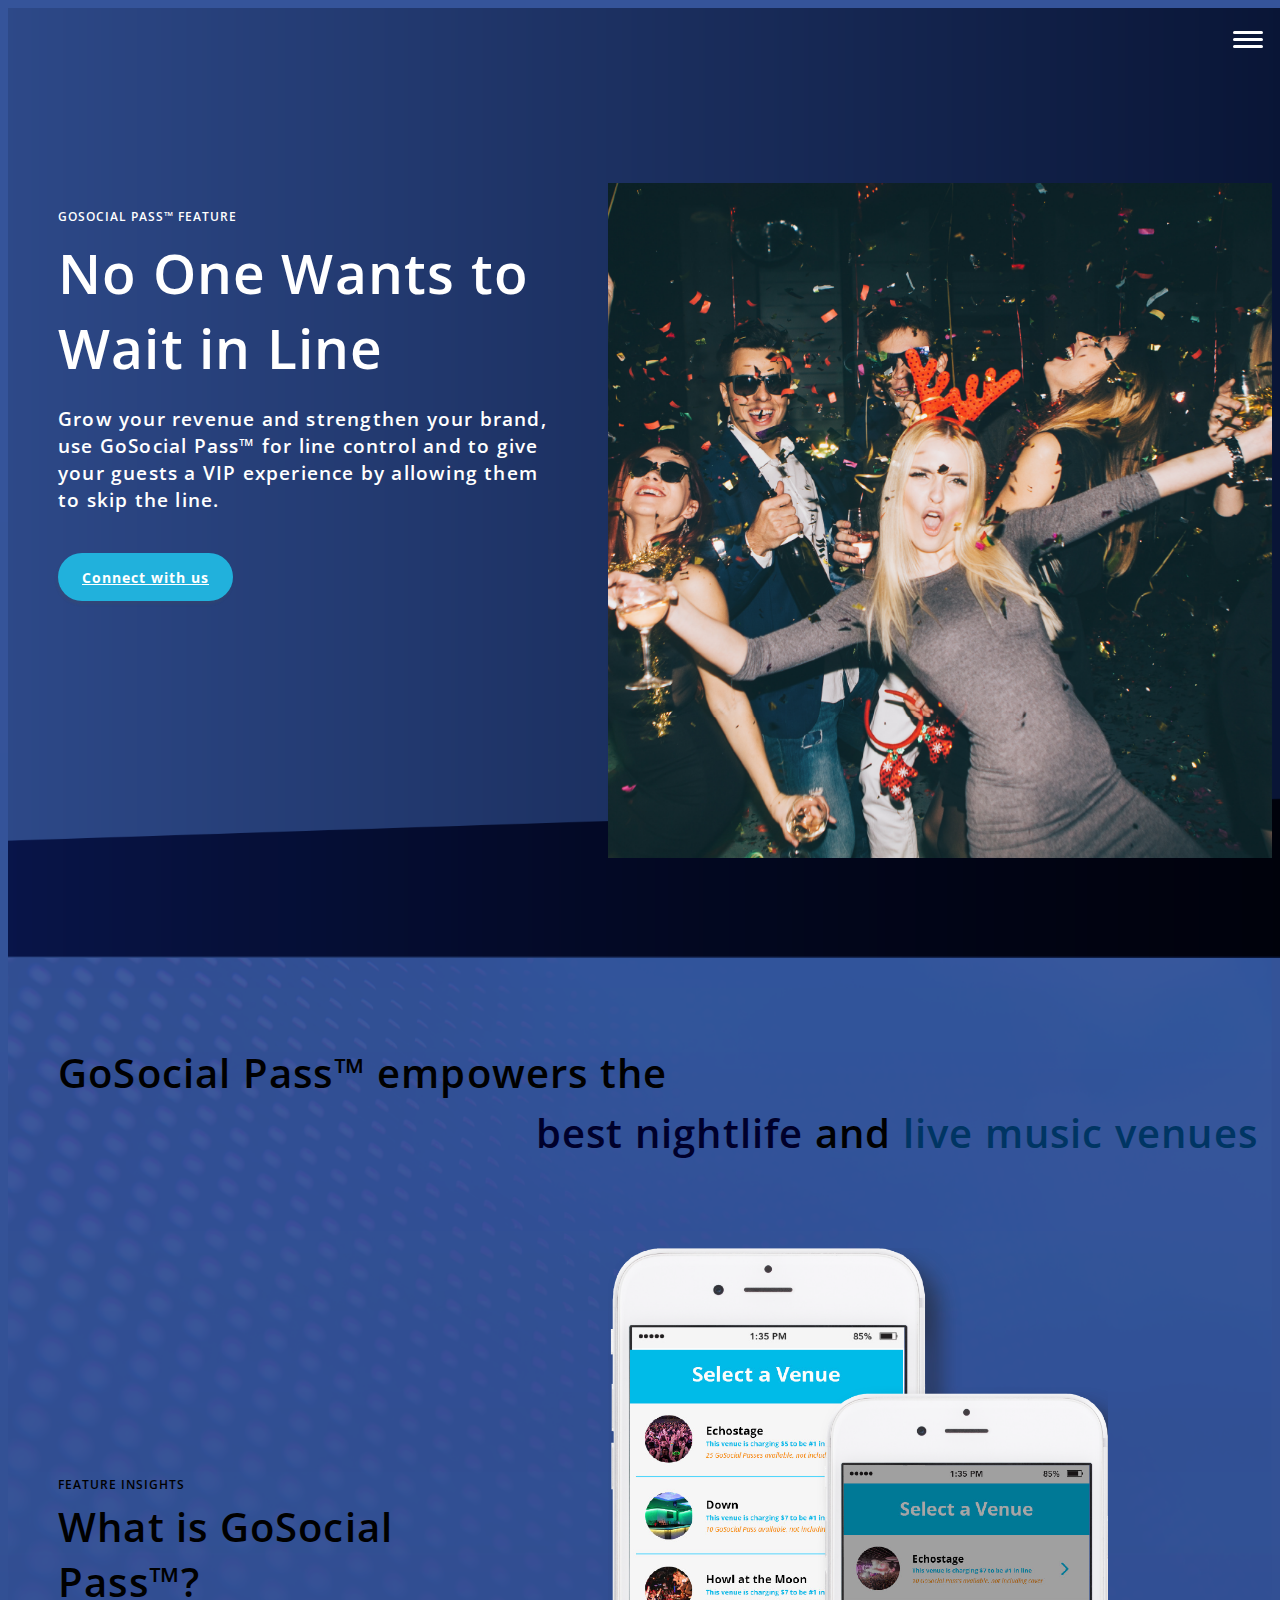
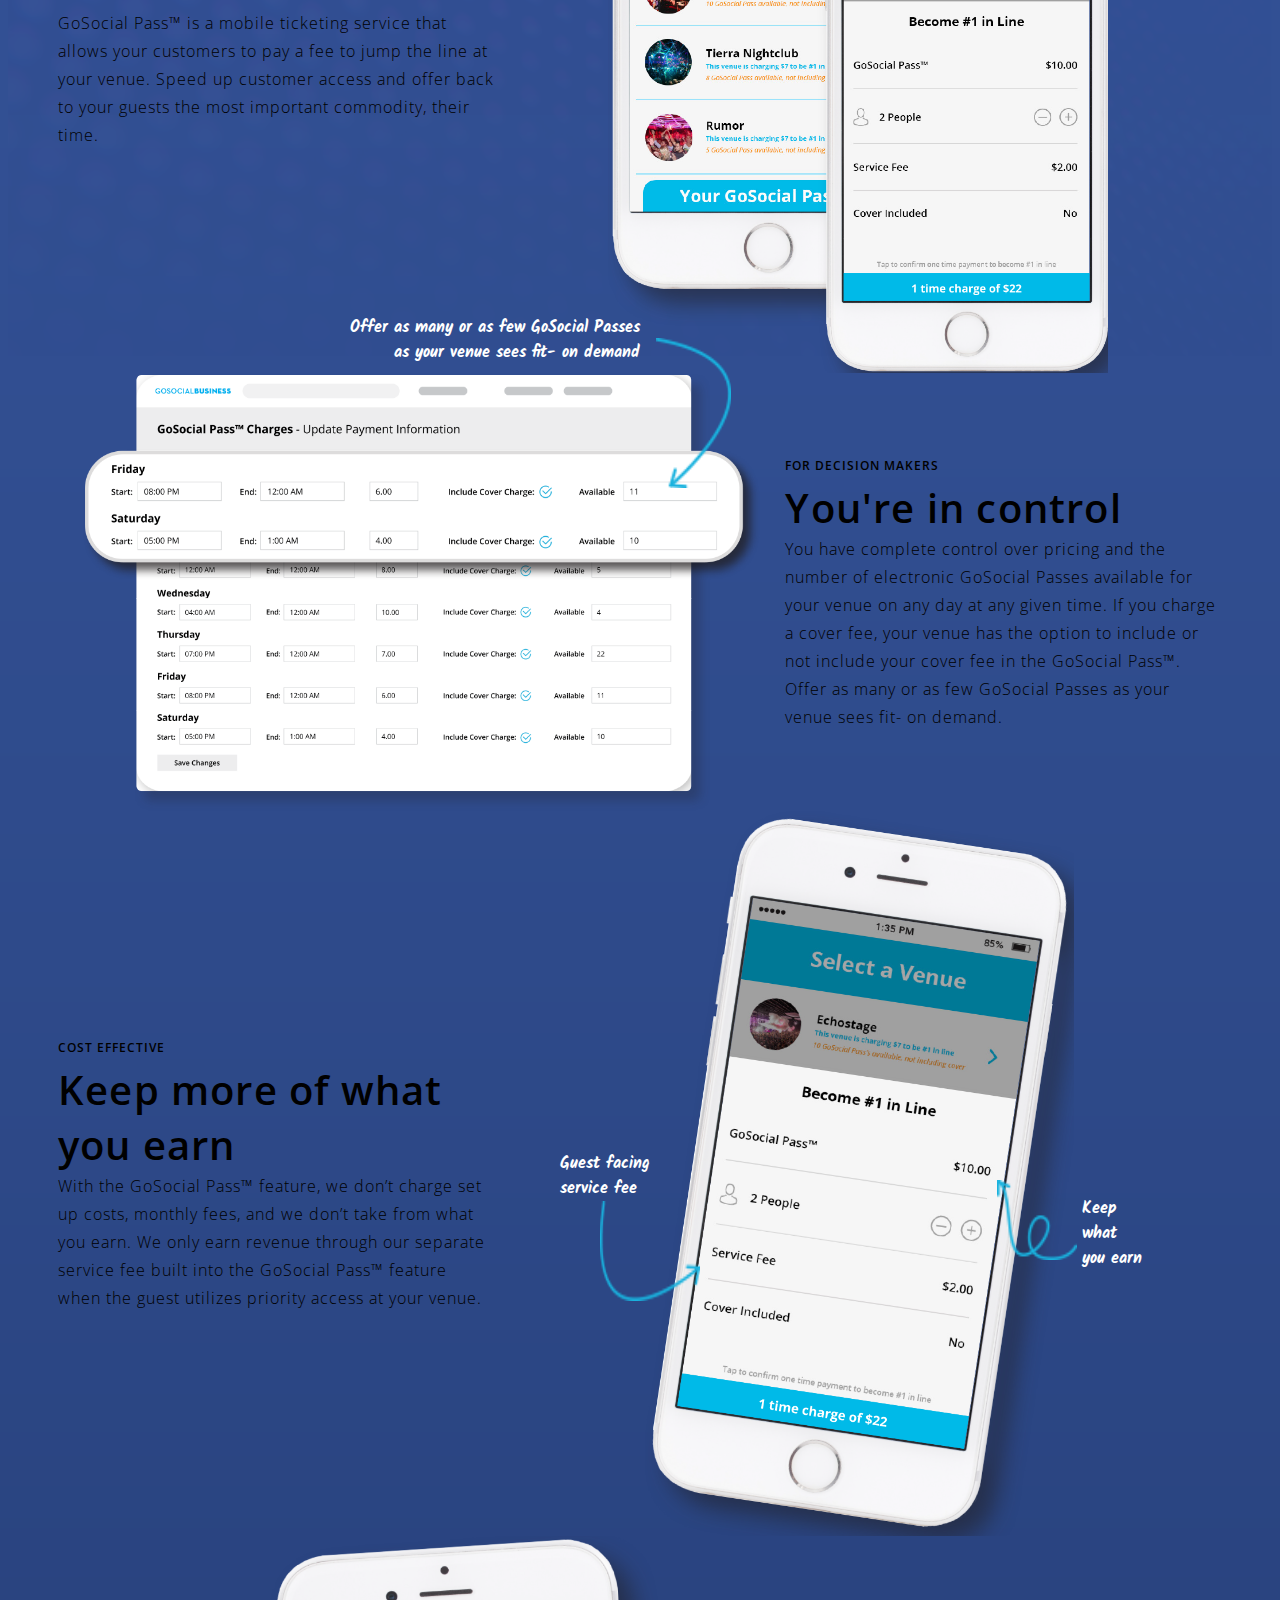
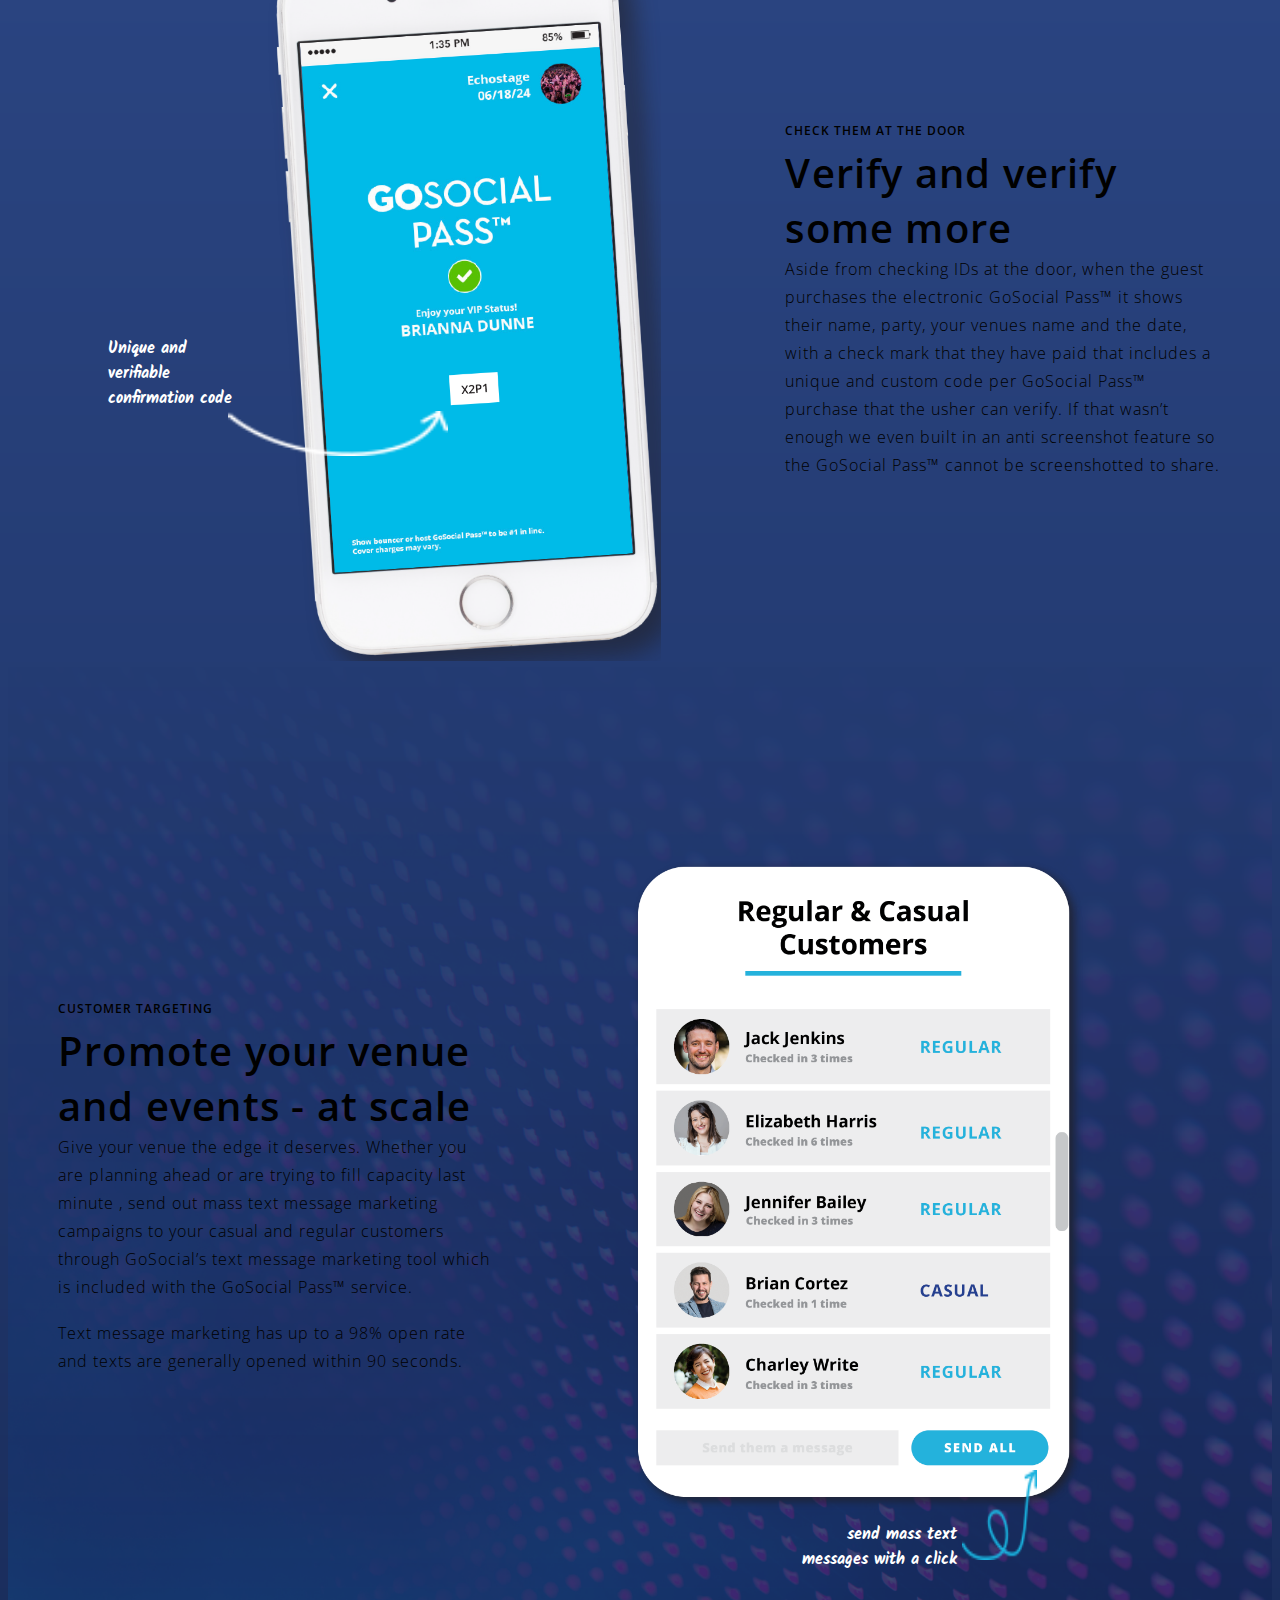
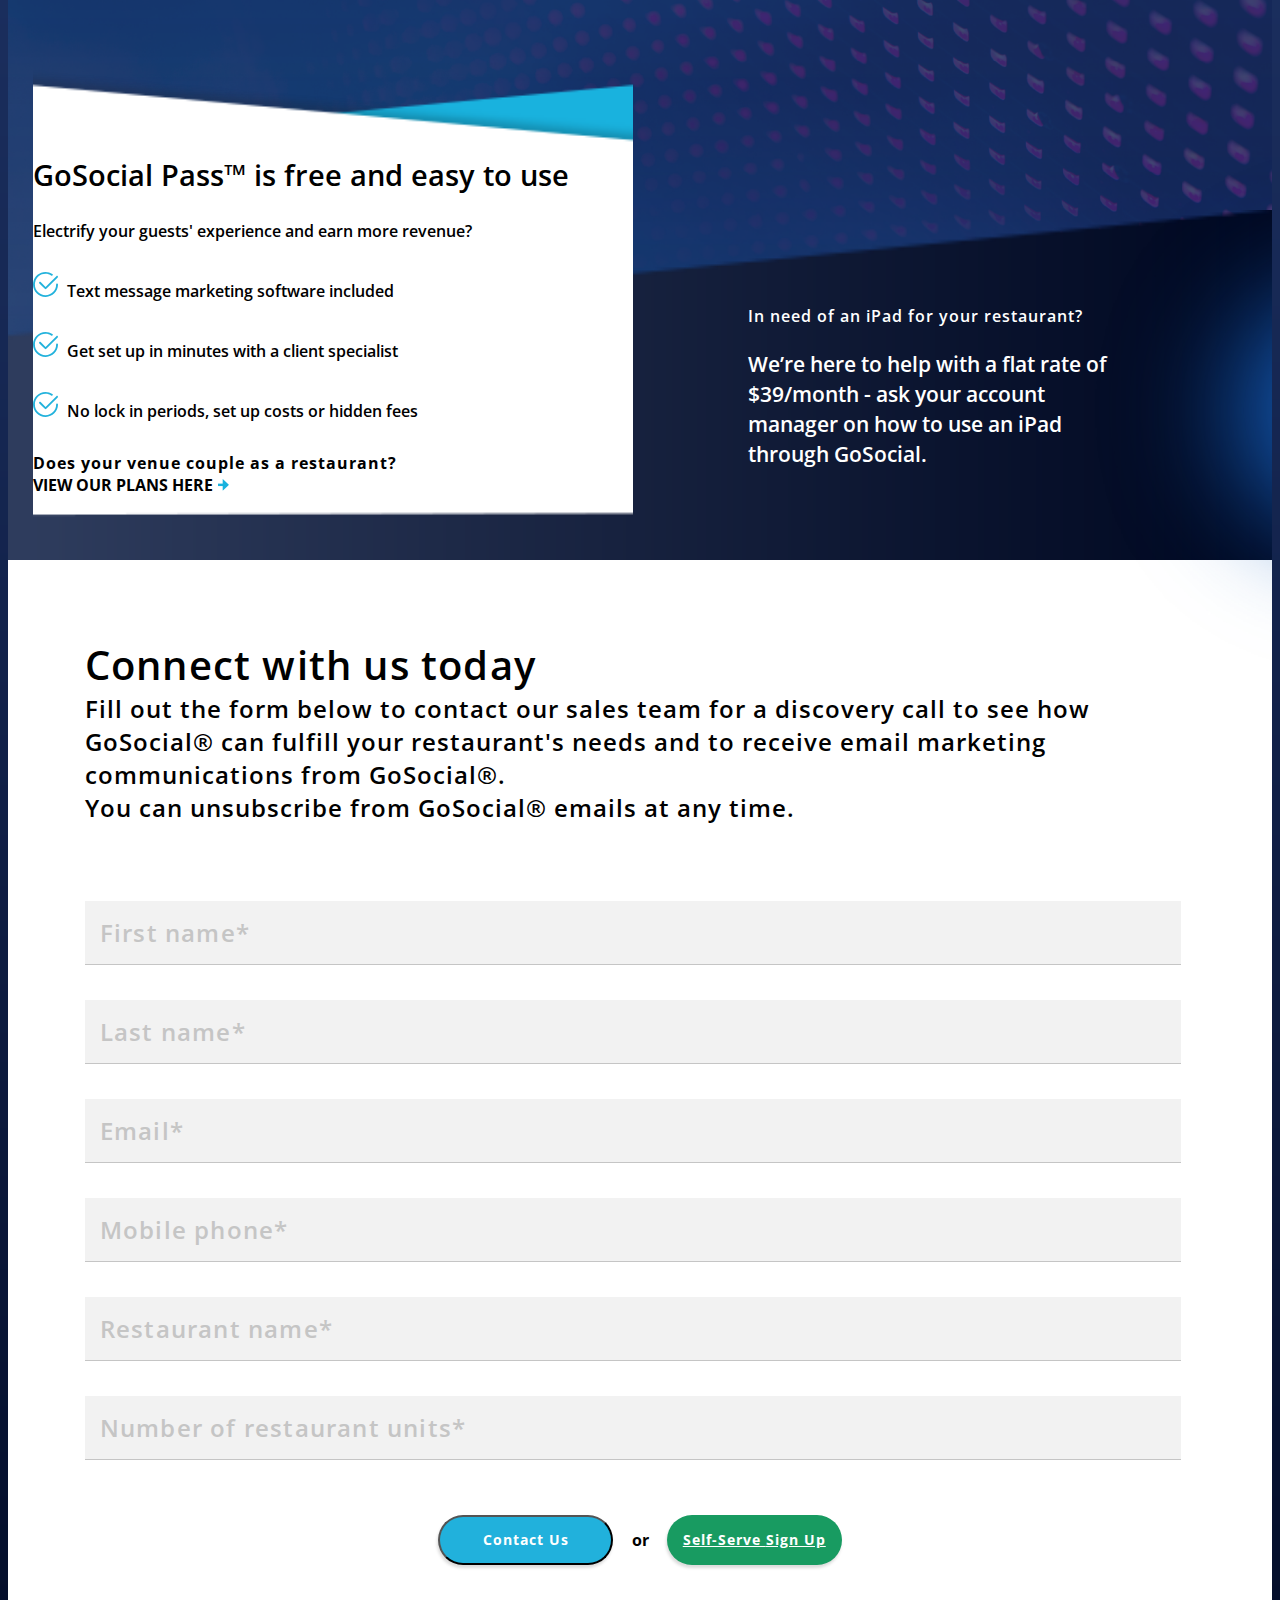
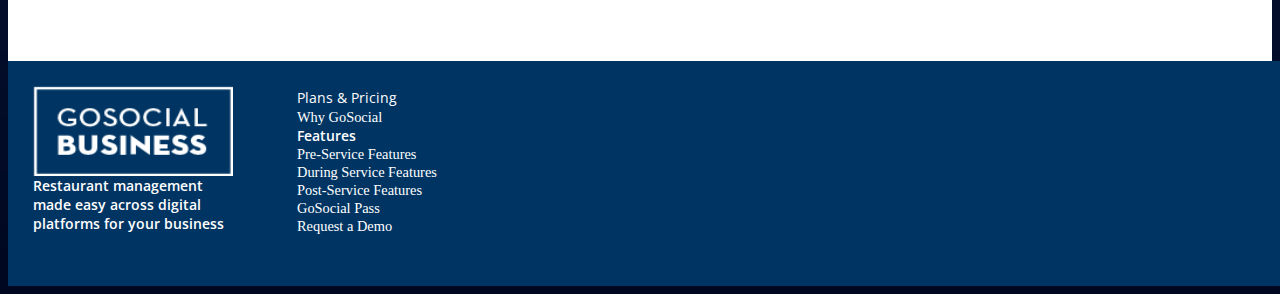
<file: gosocial_pass.html>
<!doctype html>
<html lang="en">
  <head>
    <!-- Required meta tags -->
    <meta charset="utf-8">
    <meta name="viewport" content="width=device-width, initial-scale=1, shrink-to-fit=no">

    <!-- Bootstrap CSS -->
    <link href="https://cdn.jsdelivr.net/npm/bootstrap@5.3.0-alpha1/dist/css/bootstrap.min.css" rel="stylesheet" integrity="sha384-GLhlTQ8iRABdZLl6O3oVMWSktQOp6b7In1Zl3/Jr59b6EGGoI1aFkw7cmDA6j6gD" crossorigin="anonymous">
    <!-- Base CSS -->
    <link rel="stylesheet" href="./style.css">
    <!-- Google Open Sans -->
    <link rel="preconnect" href="https://fonts.googleapis.com">
    <link rel="preconnect" href="https://fonts.gstatic.com" crossorigin>
    <link href="https://fonts.googleapis.com/css2?family=Open+Sans:wght@400;600;700;800&display=swap" rel="stylesheet">
    <link rel="preconnect" href="https://fonts.googleapis.com">
    <!-- Google Kalam -->
    <link rel="preconnect" href="https://fonts.gstatic.com" crossorigin>
    <link href="https://fonts.googleapis.com/css2?family=Kalam&display=swap" rel="stylesheet">
    <title>GoSocial</title>
    <!-- JQuery -->
    <script src="https://code.jquery.com/jquery-3.6.4.slim.min.js" integrity="sha256-a2yjHM4jnF9f54xUQakjZGaqYs/V1CYvWpoqZzC2/Bw=" crossorigin="anonymous"></script>
  </head>
  <body class="pass">
    <!-- Navigation -->
    <nav class="navbar navbar-b navbar-reduce navbar-dark sticky-top navbar-expand-lg">
      <div class="container-fluid">
        <a class="navbar-brand" href="./index.html">
          <img src="./assets/logos/business.svg"></img>
        </a>
        <div class="navbar-toggler" type="button" data-bs-toggle="collapse" data-bs-target="#navbarNavDropdown" aria-controls="navbarNavDropdown" aria-expanded="false" aria-label="Toggle navigation">
          <input type="checkbox" id="hamburger">
          <label for="hamburger" class="hamburger">
              <span class="line"></span>
              <span class="line"></span>
              <span class="line"></span>
          </label>
      </div>
        <div class="collapse navbar-collapse justify-content-end" id="navbarNavDropdown">
          <ul class="navbar-nav">
            <li class="nav-item">
              <a class="nav-link active" aria-current="page" href="./index.html#plans_pricing">Plans & Pricing</a>
            </li>
            <li class="nav-item">
              <a class="nav-link active" aria-current="page" href="./why_goSocial.html">Why GoSocial</a>
            </li>
            <li class="nav-item dropdown">
              <a class="nav-link dropdown-toggle" id="navbarDropdownMenuLink" role="button" data-bs-toggle="dropdown" aria-expanded="false">
                Features
              </a>
              <ul class="dropdown-menu" aria-labelledby="navbarDropdownMenuLink">
                <li><a class="dropdown-item" href="./features.html#pre-service-features">Pre-Service Features</a></li>
                <li><a class="dropdown-item" href="./features.html#during-service-features">During Service Features</a></li>
                <li><a class="dropdown-item" href="./features.html#post-service-features">Post-Service Features</a></li>
                <li><a class="dropdown-item" href="./gosocial_pass.html">GoSocial Pass</a></li>
              </ul>
            </li>
            <li class="nav-item">
              <a class="nav-link" href="http://getgosocial.com/Account/Login" target="_blank">Login</a>
            </li>
            <li class="nav-item desktop">
              <a href="./self_serve.html" class="btn btn-green">
                  Self-Serve Sign up
              </a>
            </li>
            <li class="nav-item desktop">
              <a href="./index.html#request_demo" class="btn btn-light-blue">
                  Request a Demo
              </a>
            </li>
          </ul>
          <ul class="navbar-nav-mobile">
            <li class="nav-item">
              <a class="nav-link active" aria-current="page" href="./index.html#plans_pricing">Plans & Pricing</a>
            </li>
            <li class="nav-item">
              <a class="nav-link active" aria-current="page" href="./why_goSocial.html">Why GoSocial</a>
            </li>
            <li class="nav-item"><a class="dropdown-item" href="./features.html#pre-service-features">Pre-Service Features</a></li>
            <li class="nav-item"><a class="dropdown-item" href="./features.html#during-service-features">During Service Features</a></li>
            <li class="nav-item"><a class="dropdown-item" href="./features.html#post-service-features">Post-Service Features</a></li>
            <li class="nav-item"><a class="dropdown-item" href="./gosocial_pass.html">GoSocial Pass</a></li>
            <li class="nav-item">
              <a class="nav-link" href="http://getgosocial.com/Account/Login" target="_blank">Login</a>
            </li>
            <li class="nav-item ">
              <a href="./self_serve.html" class="dropdown-item">
                  Self-Serve Sign up
              </a>
            </li>
            <li class="nav-item">
              <a href="./index.html#request_demo" class="dropdown-item primary-blue">
                  Request a Demo
              </a>
            </li>
          </ul>
        </div>
      </div>
    </nav>
   <!-- Main Body -->
    <main>
      <!-- Jumbotron -->
      <div class="jumbotron2">
        <div class="jumbotron_container">
          <div class="header2">
            <div>
              <p class="catchphrase">
                GoSocial PASS&trade; FEATURE 
              </p>
              <h1>No One Wants to <br /> Wait in Line</h1>
            </div>
            <div class="text-center">
                <p class="lead2">
Grow your revenue and strengthen your brand, use GoSocial Pass™ for line control and to give your guests a VIP experience by allowing them to skip the line. 
                </p>
                <a href="#contact_form" class="btn btn-light-blue">
                  Connect with us
                </a>
            </div>
          </div>
          <div class="hero_image2">
            <img src="./assets/pass/hero.png"/>
          </div>
        </div>
        
      </div>
      <!-- Feature Insights -->
      <div class="circle_features feature mb-5">
        <div class="title">
          <div class="colorful-title">
            <h2 class="text-white"><span class="align-left">GoSocial Pass™ empowers the </span><span class="align-right"><br class="pass_mobile" /> <span class="noir">best nightlife </span>and <span class="dark-blue">live music venues</span></span></h2>
          </div>
         <div class="mobile2">
            <p class="text-white catchphrase">
              Feature Insights
            </p>
            <h2 class="text-white mb-3">
              What is GoSocial Pass™?
            </h2>
            <p class="text-white mb-2">
              GoSocial Pass™ is a mobile ticketing service that allows your customers to pay a fee to jump the line at your venue. Speed up customer access and offer back to your guests the most important commodity, their time.
            </p>
         </div>
        </div>
        <div class="image mobile2 mt-5">
          <div class="feature-image">
            <img src="./assets/pass/iphone1.png" />
          </div>
        </div>
        <div class="flex pass_mobile">
          <div class="cta pass_mobile">
            <p class="text-white catchphrase">
              Feature Insights
            </p>
            <h2 class="text-white mb-3">
              What is GoSocial Pass™?
            </h2>
            <p class="text-white mb-2">
              GoSocial Pass™ is a mobile ticketing service that allows your customers to pay a fee to jump the line at your venue. Speed up customer access and offer back to your guests the most important commodity, their time.
            </p>
          </div>
          <div class="content mt-5">
            <div class="feature-image">
              <img class="cta_image" id="iphone1" src="./assets/pass/iphone1.png" />
            </div>
          </div>
        </div>
      </div>
      <!-- For Decision Makers -->
      <div class="feature mb-5">
        <div class="title mobile2">
          <p class="text-white catchphrase">
            For Decision Makers
          </p>
          <h2 class="text-white mb-3">
            You're in control
          </h2>
          <p class="text-white">
            You have complete control over pricing and the number of electronic GoSocial Passes available for your venue on any day at any given time. If you charge a cover fee, your venue has the option to include or not include your cover fee in the GoSocial Pass™. Offer as many or as few GoSocial Passes as your venue sees fit- on demand.
          </p>
        </div>
        <div class="image mobile2 pt-3 mt-5">
          <div class="feature-image mt-5">
            <div class="arrow1-text">
              <p>
                Offer as many or as few GoSocial Passes 
                <br/>
                as your venue sees fit- on demand
              </p>
            </div>
            <img class="arrow1" src="./assets/pass/arrow1.png" />
            <img src="./assets/pass/graph.png" />
          </div>
        </div>
        <div class="flex pass_mobile swap">
          <div class="cta pass_mobile">
            <p class="text-white catchphrase">
              For Decision Makers
            </p>
            <h2 class="text-white mb-3">
              You're in control
            </h2>
            <p class="text-white">
              You have complete control over pricing and the number of electronic GoSocial Passes available for your venue on any day at any given time. If you charge a cover fee, your venue has the option to include or not include your cover fee in the GoSocial Pass™. Offer as many or as few GoSocial Passes as your venue sees fit- on demand.
            </p>
          </div>
          <div class="content mt-5">
            <div class="feature-image mt-5">
              <div class="arrow1-text">
                <p>
                  Offer as many or as few GoSocial Passes 
                  <br/>
                  as your venue sees fit- on demand
                </p>
              </div>
              <img class="arrow1" src="./assets/pass/arrow1.png" />
              <img class="cta_image" src="./assets/pass/graph.png" />
            </div>
          </div>
        </div>
      </div>
      <!-- Cost Effective -->
      <div class="feature mb-5">
        <div class="title mobile2">
          <p class="text-white catchphrase">
            Cost Effective
          </p>
          <h2 class="text-white mb-3">
            Keep more of what you earn
          </h2>
          <p class="text-white mb-2">
            With the GoSocial Pass™ feature, we don’t charge set up costs, monthly fees, and we don’t take from what you earn. We only earn revenue through our separate service fee built into the GoSocial Pass™ feature when the guest utilizes priority access at your venue. 
          </p>
        </div>
        <div class="image mobile2 mt-5">
          <div class="feature-image mt-3">
            <div class="arrow2-text">
              <p>
                Guest facing
                <br/>
                service fee
              </p>
            </div>
            <img class="arrow2" src="./assets/pass/arrow2.png" />
            <div class="arrow3-text">
              <p>
                Keep what
                <br/>
               you earn
              </p>
            </div>
            <img class="arrow3" src="./assets/pass/arrow3.png" />
            <img id="iphone2" src="./assets/pass/iphone2.png" />
          </div>
        </div>
        <div class="flex pass_mobile">
          <div class="cta pass_mobile">
            <p class="text-white catchphrase">
              Cost Effective
            </p>
            <h2 class="text-white mb-3">
              Keep more of what you earn
            </h2>
            <p class="text-white mb-2">
              With the GoSocial Pass™ feature, we don’t charge set up costs, monthly fees, and we don’t take from what you earn. We only earn revenue through our separate service fee built into the GoSocial Pass™ feature when the guest utilizes priority access at your venue. 
            </p>
          </div>
          <div class="content mt-5">
            <div class="feature-image mt-3">
              <div class="arrow2-text">
                <p>
                  Guest facing
                  <br/>
                  service fee
                </p>
              </div>
              <img class="arrow2" src="./assets/pass/arrow2.png" />
              <div class="arrow3-text">
                <p>
                  Keep what
                  <br/>
                 you earn
                </p>
              </div>
              <img class="arrow3" src="./assets/pass/arrow3.png" />
              <img class="cta_image" id="iphone2" src="./assets/pass/iphone2.png" />
            </div>
          </div>
        </div>
      </div>
      <!-- Check Them at the Door -->
      <div class="feature mb-5">
        <div class="title mobile2">
          <p class="text-white catchphrase">
            Check them at the door
          </p>
          <h2 class="text-white mb-3">
            Verify and verify some more 
          </h2>
          <p class="text-white mb-2">
            Aside from checking IDs at the door, when the guest purchases the electronic GoSocial Pass™ it shows their name, party, your venues name and the date, with a check mark that they have paid that includes a unique and custom code per GoSocial 
            Pass™ purchase that the usher can verify. 
            If that wasn’t enough we even built in an anti screenshot feature so the GoSocial Pass™ cannot be screenshotted to share.
          </p>
        </div>
        <div class="image mobile2 mt-5">
          <div class="feature-image">
            <div class="arrow4-text">
              <p>
                Unique and verifiable 
                <br/>
                confirmation code
              </p>
            </div>
            <img class="arrow4" src="./assets/pass/arrow4.png" />
            <img id="iphone3" src="./assets/pass/iphone3.png" />
          </div>
        </div>
        <div class="flex pass_mobile swap">
          <div class="cta pass_mobile">
            <p class="text-white catchphrase">
              Check them at the door
            </p>
            <h2 class="text-white mb-3">
              Verify and verify some more 
            </h2>
            <p class="text-white mb-2">
              Aside from checking IDs at the door, when the guest purchases the electronic GoSocial Pass™ it shows their name, party, your venues name and the date, with a check mark that they have paid that includes a unique and custom code per GoSocial 
              Pass™ purchase that the usher can verify. 
              If that wasn’t enough we even built in an anti screenshot feature so the GoSocial Pass™ cannot be screenshotted to share.
            </p>
          </div>
          <div class="content mt-5">
            <div class="feature-image">
              <div class="arrow4-text">
                <p>
                  Unique and verifiable 
                  <br/>
                  confirmation code
                </p>
              </div>
              <img class="arrow4" src="./assets/pass/arrow4.png" />
              <img class="cta_image" id="iphone3" src="./assets/pass/iphone3.png" />
            </div>
          </div>
        </div>
      </div>

      <!-- Customer Targeting -->
      <div class=" circle_features_bottom feature">
        <div class="title">
         <div class="mobile2">
          <p class="text-white catchphrase">
            Customer Targeting
          </p>
          <h2 class="text-white mb-3">
            Promote your venue and events - at scale
          </h2>
          <p class="text-white mb-2">
            Give your venue the edge it deserves. Whether you are planning ahead or are trying to fill capacity last minute , send out mass text message marketing campaigns to your casual and regular customers through GoSocial’s text message marketing tool which is included with the GoSocial Pass™ service. 
          </p>
          <p class="text-white mb-2">
            Text message marketing has up to a 98% open rate and texts are generally opened within 90 seconds.
          </p>
         </div>
        </div>
        <div class="image mobile2 mt-5">
          <div class="feature-image">
            <div class="arrow5-text">
              <p>
                send mass text
                <br/>
                messages with a click
              </p>
            </div>
            <img class="arrow5" src="./assets/pass/arrow5.png" />
            <img src="./assets/pass/graph2.png" />
          </div>
        </div>
        <div class="flex pass_mobile">
          <div class="cta pass_mobile">
            <p class="text-white catchphrase">
              Customer Targeting
            </p>
            <h2 class="text-white mb-3">
              Promote your venue and events - at scale
            </h2>
            <p class="text-white mb-2">
              Give your venue the edge it deserves. Whether you are planning ahead or are trying to fill capacity last minute , send out mass text message marketing campaigns to your casual and regular customers through GoSocial’s text message marketing tool which is included with the GoSocial Pass™ service. 
            </p>
          <br/>

            <p class="text-white mb-2">
              Text message marketing has up to a 98% open rate and texts are generally opened within 90 seconds.
            </p>
          </div>
          <div class="content mt-5">
            <div class="feature-image">
              <div class="arrow5-text">
                <p>
                  send mass text
                  <br/>
                  messages with a click
                </p>
              </div>
              <img class="arrow5" src="./assets/pass/arrow5.png" />
              <img id="graph2" class="cta_image" src="./assets/pass/graph2.png" />
            </div>
          </div>
        </div>
        <div id="blue-triangle-background">
          <div class="blue-triangle-container">
            <div id="white-triangle">
              <div class="container">
                <h4>
                  GoSocial Pass&trade; is free and easy to use
                </h4>
                <p class="break">
                  Electrify your guests' experience and earn more revenue?
                </p>
                <p>
                  <img class="checkmark" src="./assets/icons/checkmark_blue.svg" />
                  Text message marketing software included
                </p>
                <p>
                  <img class="checkmark" src="./assets/icons/checkmark_blue.svg" />
                  Get set up in minutes with a client specialist 
                </p>
                <p>
                  <img class="checkmark" src="./assets/icons/checkmark_blue.svg" />
                  No lock in periods, set up costs or hidden fees 
                </p>
                <p class="bold spaced">Does your venue couple as a restaurant?</p>
                <a href="./index.html#plans_pricing" class="get-pricing">
                  <p class="uppercase">View Our Plans Here</p>
                  <svg class="blue-arrow"></svg>
                </a>
              </div>
            </div>
            <div class="text">
              <p class="spaced">
                In need of an iPad for your restaurant?
              </p>
              <br/>
              <p class="fourteen mt-2">We’re here to help with a flat rate of $39/month - ask your account manager on how to use an iPad through GoSocial.</p>
            </div>
          </div>
          <div id="glow"> 
            <img src="./assets/whyGoSocial/Glow.png" />
          </div>
        </div>
      </div>

      <!-- Section 3: Contact Form -->
      <section id="request_demo" class="form">
        <div class="mx-auto text container">
          <h2 class="text-center my-4">Connect with us today</h2>
          <h5 class="text-center">Fill out the form below to contact our sales team for a discovery call to see how GoSocial&#174 can fulfill your restaurant's needs and to receive email marketing communications from GoSocial&#174.<span class="mobile display-contents"> You can unsubscribe from GoSocial&#174 emails at any time.</span></h5>
          <h5 class="desktop text-center">You can unsubscribe from GoSocial&#174 emails at any time.</h5>
        </div>
        <form class="container" id="contact_form">
          <div class="row">
            <div class="col-12 text-center  col-md-6">
              <input placeholder="First name&#42;">
              </input>
            </div>
            <div class="col-12 text-center col-md-6">
              <input placeholder="Last name&#42;">
              </input>
            </div>
          </div>
          <div class="row">
            <div class="col-12 text-center col-md-6">
              <input placeholder="Email&#42;">
              </input>
            </div>
            <div class="col-12 text-center col-md-6">
              <input placeholder="Mobile phone&#42;">
              </input>
            </div>
          </div>
          <div class="row">
            <div class="col-12 text-center col-md-6">
              <input placeholder="Restaurant name&#42;">
              </input>
            </div>
            <div class="col-12 text-center col-md-6">
              <input placeholder="Number of restaurant units&#42;">
              </input>
            </div>
          </div>
        </form>
        <div class="form_buttons">
          <button class="btn btn-light-blue">
            Contact Us
          </button>
          <p class="bold">or</p>
          <a href='./self_serve.html' class="btn btn-green">
            Self-Serve <br class="mobile"/> Sign Up
          </a>
        </div>
      </section>
    </main>
    <!-- Footer -->
    <footer>
      <div class="text">
        <div class="footer-brand" href="#">
          <img src="./assets/icons/rectangle_logo.png" />
        </div>
        <p class="mt-3">Restaurant management made easy across digital platforms for your business</p>
      </div>
      <div class="desktop">
          <div class="row mx-5">
              <div class="col">
                  <a  href="./index.html#plans_pricing">Plans & Pricing</a>
              </div>
              <div class="col">
                  <a href="./why_goSocial.html">Why GoSocial</a>
              </div>
              <div class="col-3">
                  <p>Features</p>
                  <a href="./features.html#pre-service-features">Pre-Service Features</a>
                  <br />
                  <a href="./features.html#during-service-features">During Service Features</a>
                  <br />
                  <a href="./features.html#post-service-features">Post-Service Features</a>
                  <br />
                  <a href="./gosocial_pass.html">GoSocial Pass</a>
              </div>
              <div class="col">
                  <a href="./index.html#request_demo">Request a Demo</a>
              </div>
              <!-- <div class="col">
                  <p>Find us at:</p>
                  <div class="social-icons">
                      <button class="btn circle facebook"></button>
                      <button class="btn circle instagram"></button>
                    </div>
              </div> -->
          </div>
      </div>
      <!-- <div class="social-icons mobile">
        <button class="btn circle facebook"></button>
        <button class="btn circle instagram"></button>
      </div> -->
     </footer>
    <!-- jQuery first, then Popper.js, then Bootstrap JS -->
    <script src="https://code.jquery.com/jquery-3.6.3.min.js" integrity="sha256-pvPw+upLPUjgMXY0G+8O0xUf+/Im1MZjXxxgOcBQBXU=" crossorigin="anonymous"></script>
    <!-- Optional JavaScript -->
    <script src="./main.js"></script>
    <script src="https://cdn.jsdelivr.net/npm/@popperjs/core@2.11.6/dist/umd/popper.min.js" integrity="sha384-oBqDVmMz9ATKxIep9tiCxS/Z9fNfEXiDAYTujMAeBAsjFuCZSmKbSSUnQlmh/jp3" crossorigin="anonymous"></script>
    <script src="https://cdn.jsdelivr.net/npm/bootstrap@5.3.0-alpha1/dist/js/bootstrap.min.js" integrity="sha384-mQ93GR66B00ZXjt0YO5KlohRA5SY2XofN4zfuZxLkoj1gXtW8ANNCe9d5Y3eG5eD" crossorigin="anonymous"></script>
  </body>
</html>
</file>
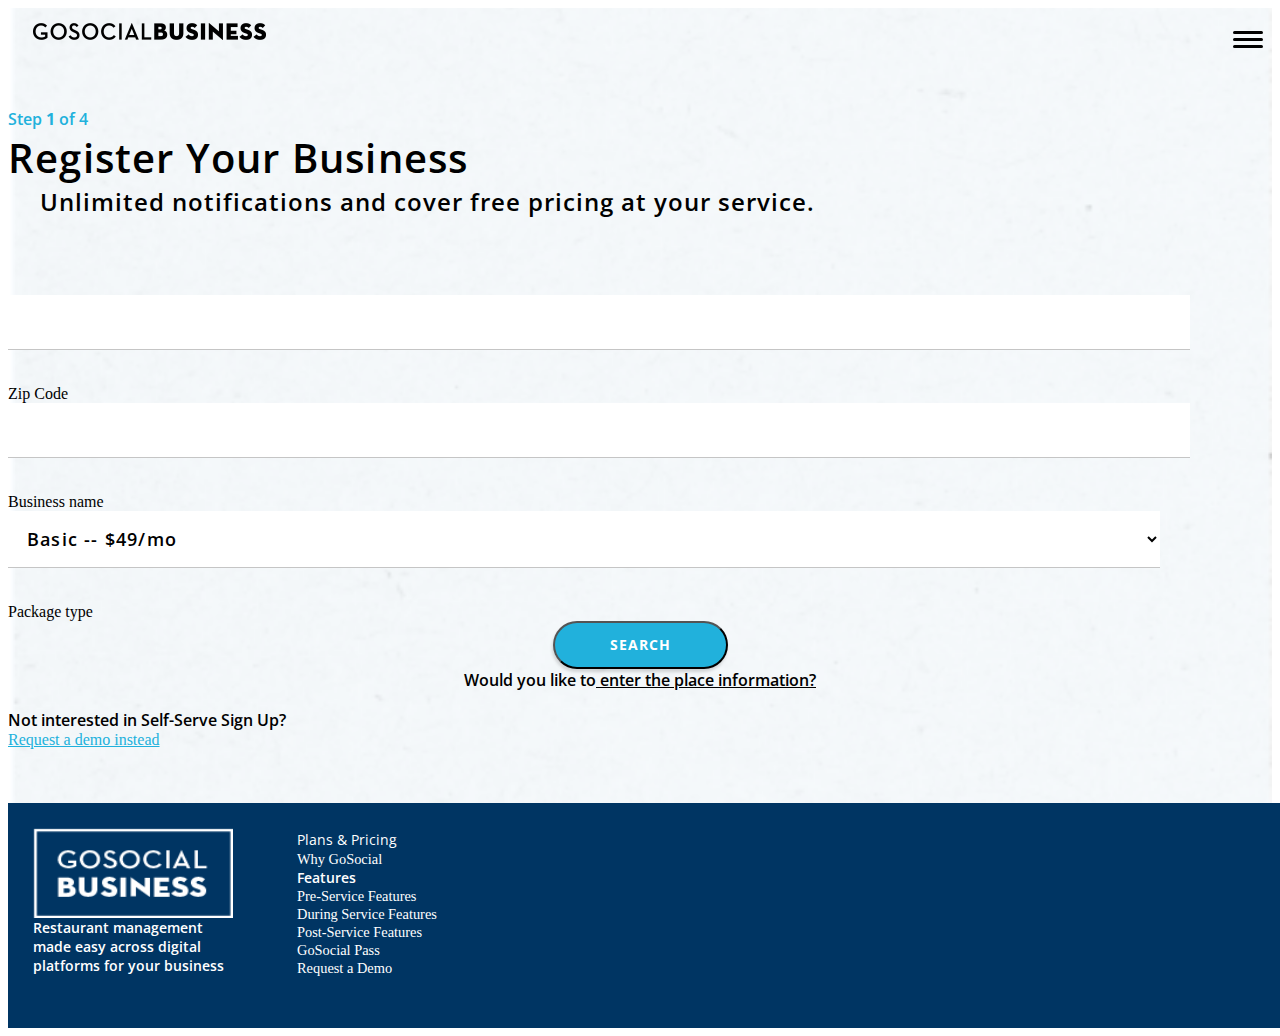
<file: self_serve.html>
<!doctype html>
<html lang="en">
  <head>
    <!-- Required meta tags -->
    <meta charset="utf-8">
    <meta name="viewport" content="width=device-width, initial-scale=1, shrink-to-fit=no">

    <!-- Bootstrap CSS -->
    <link href="https://cdn.jsdelivr.net/npm/bootstrap@5.3.0-alpha1/dist/css/bootstrap.min.css" rel="stylesheet" integrity="sha384-GLhlTQ8iRABdZLl6O3oVMWSktQOp6b7In1Zl3/Jr59b6EGGoI1aFkw7cmDA6j6gD" crossorigin="anonymous">
    <!-- Base CSS -->
    <link rel="stylesheet" href="./style.css">
    <!-- Google Open Sans -->
    <link rel="preconnect" href="https://fonts.googleapis.com">
    <link rel="preconnect" href="https://fonts.gstatic.com" crossorigin>
    <link href="https://fonts.googleapis.com/css2?family=Open+Sans:wght@400;600;700;800&display=swap" rel="stylesheet">
    <link rel="preconnect" href="https://fonts.googleapis.com">
    <!-- Google Kalam -->
    <link rel="preconnect" href="https://fonts.gstatic.com" crossorigin>
    <link href="https://fonts.googleapis.com/css2?family=Kalam&display=swap" rel="stylesheet">
    <title>GoSocial</title>
    <!-- JQuery -->
    <script src="https://code.jquery.com/jquery-3.6.4.slim.min.js" integrity="sha256-a2yjHM4jnF9f54xUQakjZGaqYs/V1CYvWpoqZzC2/Bw=" crossorigin="anonymous"></script>
  </head>
  <body class="self_serve">
    <!-- Navigation -->
    <nav class="dark navbar navbar-b navbar-reduce sticky-top navbar-expand-lg">
      <div class="container-fluid">
        <a class="navbar-brand" href="./index.html">
          <img src="./assets/logos/GoSocial_Business_Logo.png"></img>
        </a>
        <div class="navbar-toggler" type="button" data-bs-toggle="collapse" data-bs-target="#navbarNavDropdown" aria-controls="navbarNavDropdown" aria-expanded="false" aria-label="Toggle navigation">
          <input type="checkbox" id="hamburger">
          <label for="hamburger" class="hamburger dark">
              <span class="line"></span>
              <span class="line"></span>
              <span class="line"></span>
          </label>
      </div>
        <div class="collapse navbar-collapse justify-content-end" id="navbarNavDropdown">
          <ul class="navbar-nav">
            <li class="nav-item">
              <a class="nav-link" aria-current="page" href="./index.html#plans_pricing">Plans & Pricing</a>
            </li>
            <li class="nav-item">
              <a class="nav-link" aria-current="page" href="./why_goSocial.html">Why GoSocial</a>
            </li>
            <li class="nav-item dropdown">
              <a class="nav-link dropdown-toggle" id="navbarDropdownMenuLink" role="button" data-bs-toggle="dropdown" aria-expanded="false">
                Features
              </a>
              <ul class="dropdown-menu" aria-labelledby="navbarDropdownMenuLink">
                <li><a class="dropdown-item" href="./features.html#pre-service-features">Pre-Service Features</a></li>
                <li><a class="dropdown-item" href="./features.html#during-service-features">During Service Features</a></li>
                <li><a class="dropdown-item" href="./features.html#post-service-features">Post-Service Features</a></li>
                <li><a class="dropdown-item" href="./gosocial_pass.html">GoSocial Pass</a></li>
              </ul>
            </li>
            <li class="nav-item">
              <a class="nav-link" href="http://getgosocial.com/Account/Login" target="_blank">Login</a>
            </li>
            <li class="nav-item desktop">
              <a href="./self_serve.html" class="btn btn-green">
                  Self-Serve Sign up
              </a>
            </li>
            <li class="nav-item desktop">
              <a href="./index.html#request_demo" class="btn btn-light-blue">
                  Request a Demo
              </a>
            </li>
          </ul>
          <ul class="navbar-nav-mobile">
            <li class="nav-item">
              <a class="nav-link active" aria-current="page" href="./index.html#plans_pricing">Plans & Pricing</a>
            </li>
            <li class="nav-item">
              <a class="nav-link active" aria-current="page" href="./why_goSocial.html">Why GoSocial</a>
            </li>
            <li class="nav-item"><a class="dropdown-item" href="./features.html#pre-service-features">Pre-Service Features</a></li>
            <li class="nav-item"><a class="dropdown-item" href="./features.html#during-service-features">During Service Features</a></li>
            <li class="nav-item"><a class="dropdown-item" href="./features.html#post-service-features">Post-Service Features</a></li>
            <li class="nav-item"><a class="dropdown-item" href="./gosocial_pass.html">GoSocial Pass</a></li>
            <li class="nav-item">
              <a class="nav-link" href="http://getgosocial.com/Account/Login" target="_blank">Login</a>
            </li>
            <li class="nav-item ">
              <a href="./self_serve.html" class="dropdown-item">
                  Self-Serve Sign up
              </a>
            </li>
            <li class="nav-item">
              <a href="./index.html#request_demo" class="dropdown-item primary-blue">
                  Request a Demo
              </a>
            </li>
          </ul>
        </div>
      </div>
    </nav>
   <!-- Main Body -->
    <main class="sign_up">
      <!-- Step One -->
      <section id="step_one">
        <div class="mx-auto text container">
          <p class="text-center text-primary">Step <span class="bold">1</span> of 4</span></p>  
          <h2 class="text-center my-4">Register Your <br class="mobile" />Business</h2>
          <h5 class="text-center">Unlimited notifications and cover <br class="mobile" /> free pricing at your service.</h5>
          
        </div>
        <form class="container" id="contact_form">
          <div class="row">
            <div class="col-12 text-left mb-5  col-lg-3">
              <input>
              </input>
              <label>Zip Code</label>
            </div>
            <div class="col-12 text-left mb-5 col-lg-5">
              <input>
              </input>
              <label>Business name</label>
            </div>
            <div class="col-12 text-left  mb-5 col-lg-4">
                <select class="form-select" name="options" id="business_option">
                  <option selected value="basic">Basic -- $49/mo</option>
                  <option value="core">Core -- $69/mo</option>
                  <option value="enterprise">Enterprise -- $99/mo</option>
                </select>
                <label for="options">Package type</label>
            </div>
          </div>
        </form>
        <div class="text-center">
          <button class="btn btn-light-blue">
            SEARCH
          </button>
        </div>
        <div class="text-center mt-5 pb-5">
            <div class="flex"><p class="text-black">Would you like to </p><a>&nbsp;enter the place information?</a></div>
            <br/>
            <p>Not interested in Self-Serve Sign Up?</p>
            <a href="./index.html#request_demo" class="text-primary">Request a demo instead</a>
        </div>
      </section>
    </main>
    <!-- Footer -->
    <footer>
      <div class="text">
        <div class="footer-brand" href="#">
          <img src="./assets/icons/rectangle_logo.png" />
        </div>
        <p class="mt-3">Restaurant management made easy across digital platforms for your business</p>
      </div>
      <div class="desktop">
          <div class="row mx-5">
              <div class="col">
                  <a  href="./index.html#plans_pricing">Plans & Pricing</a>
              </div>
              <div class="col">
                  <a href="./why_goSocial.html">Why GoSocial</a>
              </div>
              <div class="col-3">
                  <p>Features</p>
                  <a href="./features.html#pre-service-features">Pre-Service Features</a>
                  <br />
                  <a href="./features.html#during-service-features">During Service Features</a>
                  <br />
                  <a href="./features.html#post-service-features">Post-Service Features</a>
                  <br />
                  <a href="./gosocial_pass.html">GoSocial Pass</a>
              </div>
              <div class="col">
                  <a href="./index.html#request_demo">Request a Demo</a>
              </div>
              <!-- <div class="col">
                  <p>Find us at:</p>
                  <div class="social-icons">
                      <button class="btn circle facebook"></button>
                      <button class="btn circle instagram"></button>
                    </div>
              </div> -->
          </div>
      </div>
      <!-- <div class="social-icons mobile">
        <button class="btn circle facebook"></button>
        <button class="btn circle instagram"></button>
      </div> -->
     </footer>
    <!-- jQuery first, then Popper.js, then Bootstrap JS -->
    <script src="https://code.jquery.com/jquery-3.6.3.min.js" integrity="sha256-pvPw+upLPUjgMXY0G+8O0xUf+/Im1MZjXxxgOcBQBXU=" crossorigin="anonymous"></script>
    <!-- Optional JavaScript -->
    <script src="./main.js"></script>
    <script src="https://cdn.jsdelivr.net/npm/@popperjs/core@2.11.6/dist/umd/popper.min.js" integrity="sha384-oBqDVmMz9ATKxIep9tiCxS/Z9fNfEXiDAYTujMAeBAsjFuCZSmKbSSUnQlmh/jp3" crossorigin="anonymous"></script>
    <script src="https://cdn.jsdelivr.net/npm/bootstrap@5.3.0-alpha1/dist/js/bootstrap.min.js" integrity="sha384-mQ93GR66B00ZXjt0YO5KlohRA5SY2XofN4zfuZxLkoj1gXtW8ANNCe9d5Y3eG5eD" crossorigin="anonymous"></script>
  </body>
</html>
</file>
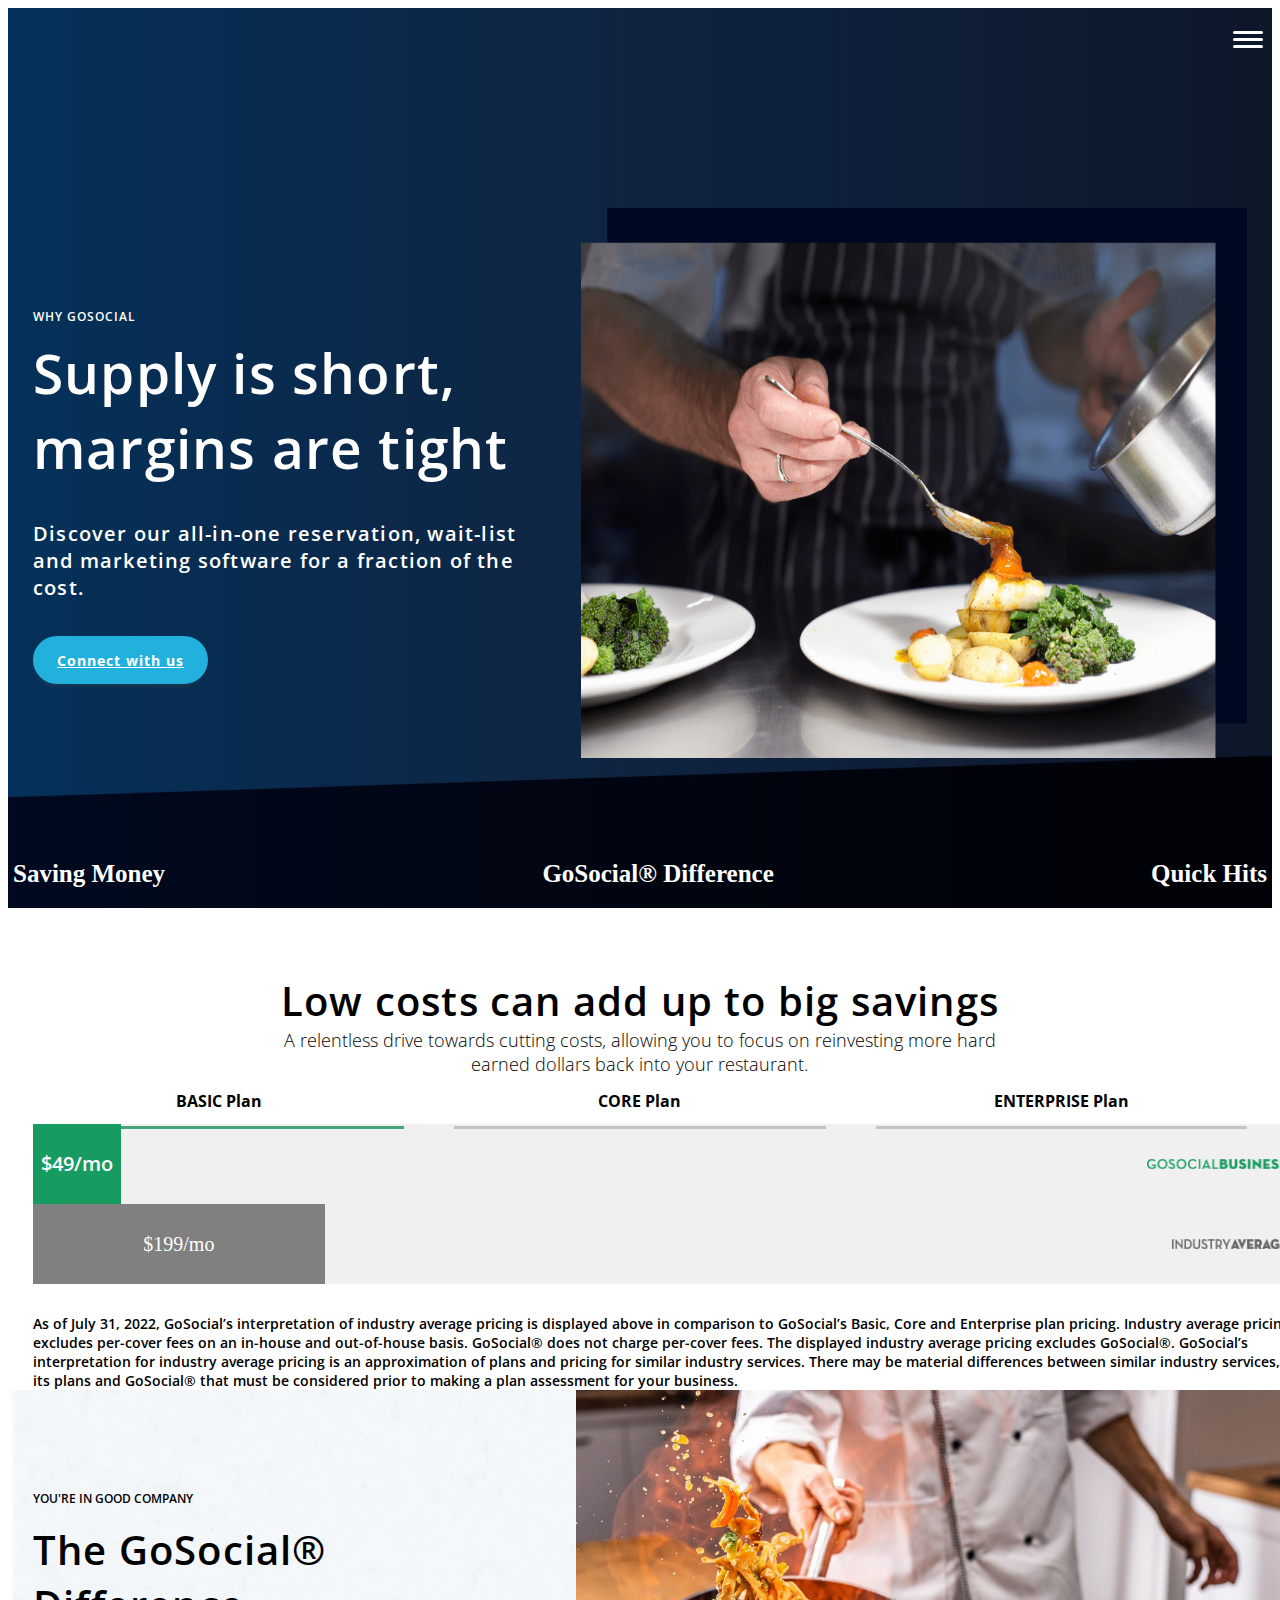
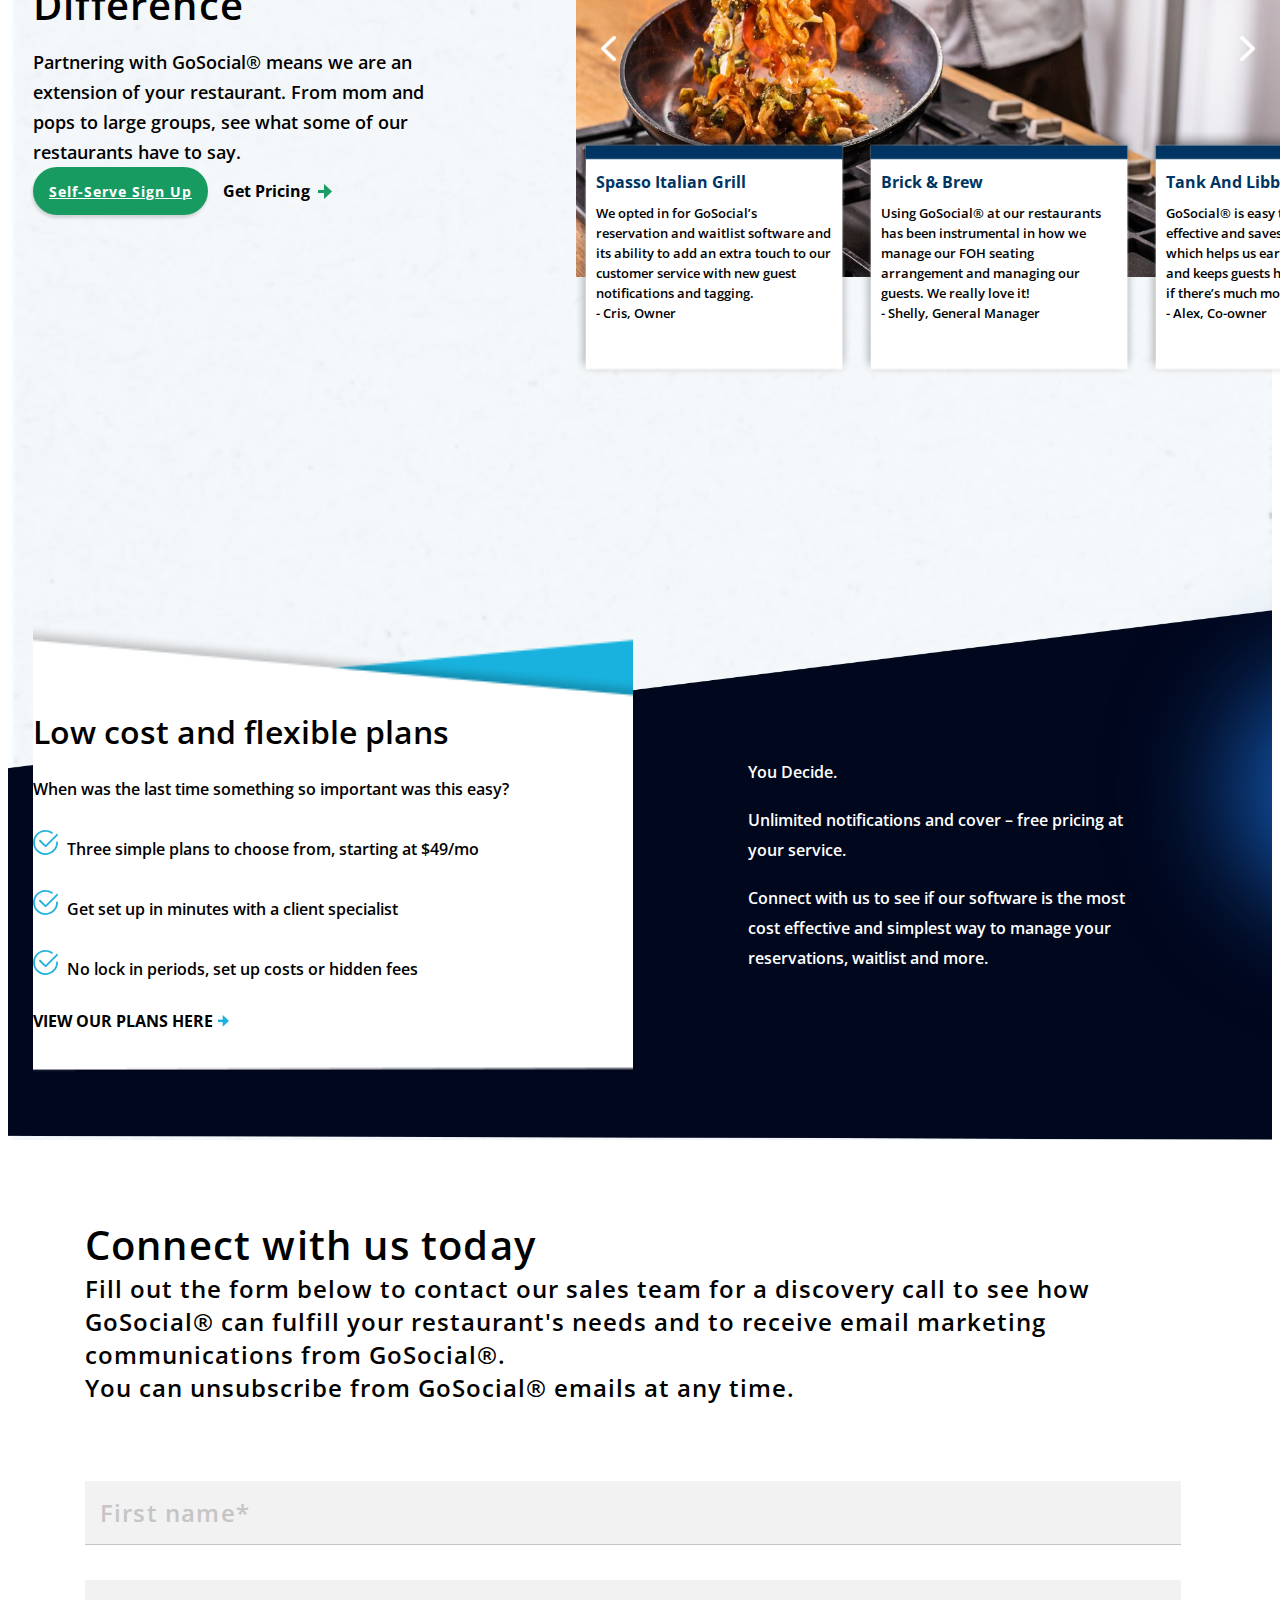
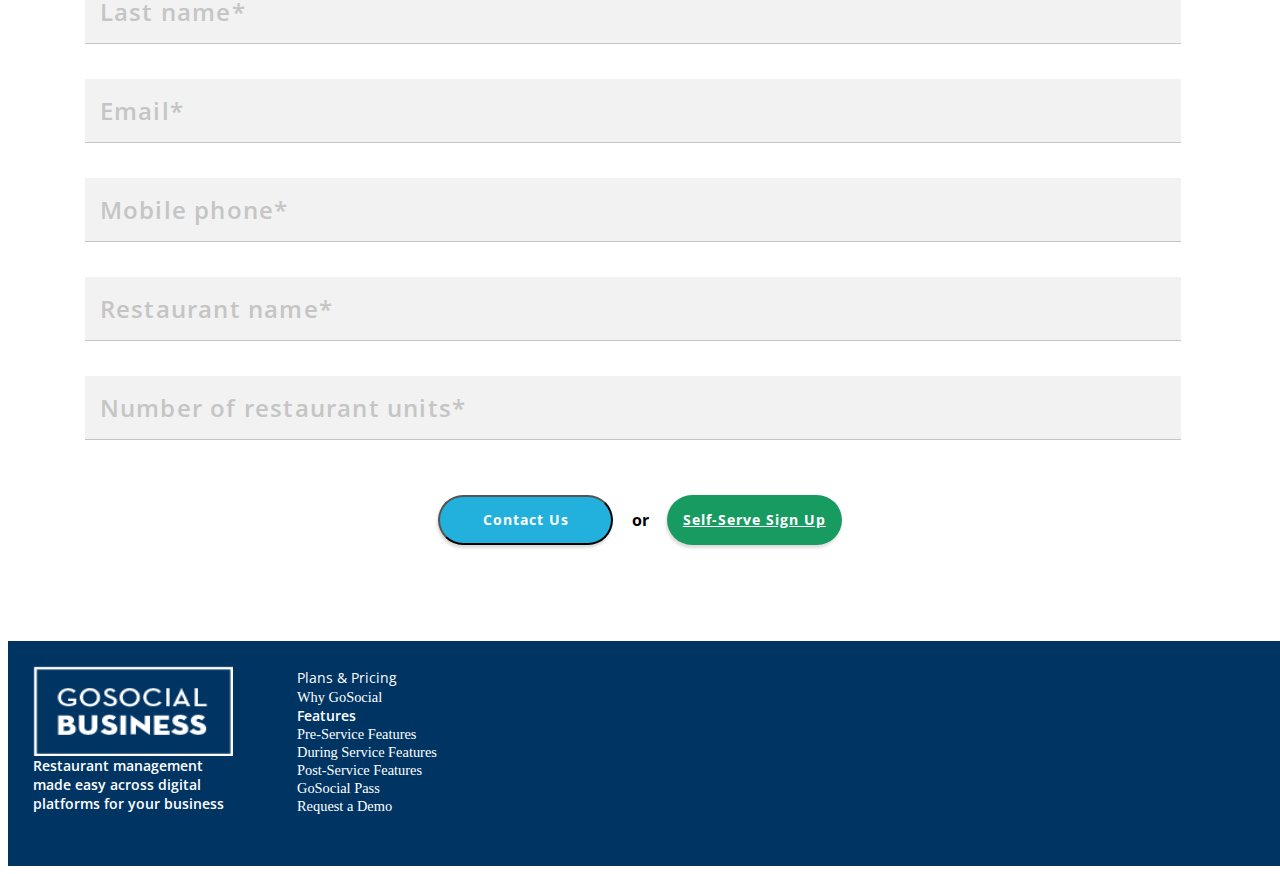
<file: why_goSocial.html>
<!doctype html>
<html lang="en">
  <head>
    <!-- Required meta tags -->
    <meta charset="utf-8">
    <meta name="viewport" content="width=device-width, initial-scale=1, shrink-to-fit=no">

    <!-- Bootstrap CSS -->
    <link href="https://cdn.jsdelivr.net/npm/bootstrap@5.3.0-alpha1/dist/css/bootstrap.min.css" rel="stylesheet" integrity="sha384-GLhlTQ8iRABdZLl6O3oVMWSktQOp6b7In1Zl3/Jr59b6EGGoI1aFkw7cmDA6j6gD" crossorigin="anonymous">
    <!-- Base CSS -->
    <link rel="stylesheet" href="./style.css">
    <!-- Google Open Sans -->
    <link rel="preconnect" href="https://fonts.googleapis.com">
    <link rel="preconnect" href="https://fonts.gstatic.com" crossorigin>
    <link href="https://fonts.googleapis.com/css2?family=Open+Sans:wght@400;600;700;800&display=swap" rel="stylesheet">
    <title>GoSocial</title>
    <!-- JQuery -->
    <script src="https://code.jquery.com/jquery-3.6.4.slim.min.js" integrity="sha256-a2yjHM4jnF9f54xUQakjZGaqYs/V1CYvWpoqZzC2/Bw=" crossorigin="anonymous"></script>
  </head>
  <body class="whyGoSocial">
    <!-- Navigation -->
    <nav class="navbar navbar-b navbar-reduce navbar-dark sticky-top navbar-expand-lg">
      <div class="container-fluid">
        <a class="navbar-brand" href="./index.html">
          <img src="./assets/logos/business.svg"></img>
        </a>
        <div class="navbar-toggler" type="button" data-bs-toggle="collapse" data-bs-target="#navbarNavDropdown" aria-controls="navbarNavDropdown" aria-expanded="false" aria-label="Toggle navigation">
          <input type="checkbox" id="hamburger">
          <label for="hamburger" class="hamburger">
              <span class="line"></span>
              <span class="line"></span>
              <span class="line"></span>
          </label>
      </div>
        <div class="collapse navbar-collapse justify-content-end" id="navbarNavDropdown">
          <ul class="navbar-nav">
            <li class="nav-item">
              <a class="nav-link active" aria-current="page" href="./index.html#plans_pricing">Plans & Pricing</a>
            </li>
            <li class="nav-item">
              <a class="nav-link active" aria-current="page" href="./why_goSocial.html">Why GoSocial</a>
            </li>
            <li class="nav-item dropdown">
              <a class="nav-link dropdown-toggle" id="navbarDropdownMenuLink" role="button" data-bs-toggle="dropdown" aria-expanded="false">
                Features
              </a>
              <ul class="dropdown-menu" aria-labelledby="navbarDropdownMenuLink">
                <li><a class="dropdown-item" href="./features.html#pre-service-features">Pre-Service Features</a></li>
                <li><a class="dropdown-item" href="./features.html#during-service-features">During Service Features</a></li>
                <li><a class="dropdown-item" href="./features.html#post-service-features">Post-Service Features</a></li>
                <li><a class="dropdown-item" href="./gosocial_pass.html">GoSocial Pass</a></li>
              </ul>
            </li>
            <li class="nav-item">
              <a class="nav-link" href="http://getgosocial.com/Account/Login" target="_blank">Login</a>
            </li>
            <li class="nav-item desktop">
              <a href="./self_serve.html" class="btn btn-green">
                  Self-Serve Sign up
              </a>
            </li>
            <li class="nav-item desktop">
              <a href="./index.html#request_demo" class="btn btn-light-blue">
                  Request a Demo
              </a>
            </li>
          </ul>
          <ul class="navbar-nav-mobile">
            <li class="nav-item">
              <a class="nav-link active" aria-current="page" href="./index.html#plans_pricing">Plans & Pricing</a>
            </li>
            <li class="nav-item">
              <a class="nav-link active" aria-current="page" href="./why_goSocial.html">Why GoSocial</a>
            </li>
            <li class="nav-item"><a class="dropdown-item" href="./features.html#pre-service-features">Pre-Service Features</a></li>
            <li class="nav-item"><a class="dropdown-item" href="./features.html#during-service-features">During Service Features</a></li>
            <li class="nav-item"><a class="dropdown-item" href="./features.html#post-service-features">Post-Service Features</a></li>
            <li class="nav-item"><a class="dropdown-item" href="./gosocial_pass.html">GoSocial Pass</a></li>
            <li class="nav-item">
              <a class="nav-link" href="http://getgosocial.com/Account/Login" target="_blank">Login</a>
            </li>
            <li class="nav-item ">
              <a href="./self_serve.html" class="dropdown-item">
                  Self-Serve Sign up
              </a>
            </li>
            <li class="nav-item">
              <a href="./index.html#request_demo" class="dropdown-item primary-blue">
                  Request a Demo
              </a>
            </li>
          </ul>
        </div>
      </div>
    </nav>
   <!-- Main Body -->
    <main>
      <!-- Jumbotron -->
      <div class="jumbotron2">
        <div class="jumbotron_container">
          <div class="header2">
            <div>
              <p class="catchphrase">
                WHY GOSOCIAL
              </p>
              <h1>Supply is short,<br class='mobile2'/> margins are tight</h1>
            </div>
            <div class="text-center">
                <p class="lead2">
                  Discover our all-in-one reservation, 
                  <br class="mobile"/>
                  wait-list and marketing software for
                  <br class="mobile" />
                  a fraction of the cost.
                </p>
                <a href="./why_goSocial.html#request_demo" class="btn btn-light-blue">
                  Connect with us
                </a>
            </div>
          </div>
          <div class="hero_image2">
              <img src="./assets/whyGoSocial/hero_image.png"/>
          </div>
          <div class="header-nav">
            <div>
              <a href="#saving_money">
                Saving Money
              </a>
              <a href="#difference-mobile">
                GoSocial&#174; Difference
              </a>
              <a href="#blue-triangle-background">
                Quick Hits
              </a>
            </div>
          </div>
        </div>
        
      </div>
      <!-- Charts -->
      <div id="saving_money" class="charts mb-5">
        <div class="title">
          <h2 class="mb-4">
            Low costs can add <br class="mobile"/> up to big savings
          </h2>
          <p>
A relentless drive towards cutting costs, allowing you to focus on reinvesting more hard earned dollars back into your restaurant.
          </p>
        </div>
        <div class="packages mt-5 mb-4">
          <h4 class="bold active" id="charts-basic">
            BASIC 
            <br class="hide" />
            Plan
          </h4>
          <h4 class="bold" id="charts-core" >
            CORE
            <br class="hide" />
            Plan
          </h4>
          <h4 class="bold" id="charts-enterprise">
            ENTERPRISE
            <br class="hide" />
            Plan
          </h4>
        </div>
        <div class="charts-bars">
          <div class="charts-container">
            <div id="chart">
              <div id="green-chart" data-percentage="7" class="green-fill filled">
                <div class="price">
                  <svg class="vector">
                  </svg>
                  <p>
                    $49/mo
                  </p>
                </div>
                <svg class="graph-logo-basic"></svg>
              </div>
              <div id="dark-blue-chart" data-percentage="12" class="dark-blue-fill">
                <div class="price">
                  <svg class="vector">

                  </svg>
                  <p>
                    $69/mo
                  </p>
                </div>
                <svg class="graph-logo-dark"></svg>
              </div>
              <div id="light-blue-chart" data-percentage="15" class="light-blue-fill">
                <div class="price">
                  <svg class="vector">

                  </svg>
                  <p>
                    $99/mo
                  </p>
                </div>
                <svg class="graph-logo-light"></svg>
              </div>
            </div>
          </div>
          <div id="grey-bar" class="mt-3">
            <div id="basic-grey" data-percentage="30" class="dark-grey-fill filled">
              <div class="price">
                $199/mo
              </div>
            </div>
            <div id="core-grey" data-percentage="45" class="dark-grey-fill">
              <div class="price">
                $315/mo
              </div>
            </div>
            <div id="enterprise-grey" data-percentage="60" class="dark-grey-fill">
              <div class="price">
                $549/mo
              </div>
            </div>
            <svg class="graph-logo-industry-average"></svg>
          </div>
        </div>
        <p class="disclaimer">
          As of July 31, 2022, GoSocial’s interpretation of industry average pricing is displayed above in comparison to GoSocial’s Basic, Core and Enterprise plan pricing. Industry average pricing excludes per-cover fees on an in-house and out-of-house basis. GoSocial® does not charge per-cover fees. The displayed industry average pricing excludes GoSocial®. GoSocial’s interpretation for industry average pricing is an approximation of plans and pricing for similar industry services. There may be material differences between similar industry services, its plans and GoSocial® that must be considered prior to making a plan assessment for your business. 
        </p>
      </div>
      <!-- Difference -->
      <div id="difference-mobile">
        <div class="chef-container">
          <img src="./assets/whyGoSocial/why_chef.jpeg" />
        </div>
        <div class="textured">
          <div class="head">
           <div class="head-container">
              <p class="catchphrase">
                You're in good company
              </p>
              <h2 class="title">
                The GoSocial&#174 Difference
              </h2>
              <p class="textblock">
                Partnering with GoSocial® means we are an extension of your restaurant. From mom and pops to large groups, see what some of our restaurants have to say.
              </p>
              <div class="flex-container mt-4">
                <a href="./self_serve.html" class="btn btn-green">
                  Self-Serve Sign Up
                </a>
                <a href='./index.html#plans_pricing' class="get-pricing">
                  <p>Get Pricing</p>
                  <svg class="green-arrow"></svg>
                </a>
              </div>
           </div>
            <div class="chef-container-desktop">
              <div class="height-container">
                <img class="chef" src="./assets/whyGoSocial/why_chef.jpeg" />
                <div class="left-arrow">
                  <img src="./assets/icons/Left_Arrow.png" />
                </div>
                <div class="right-arrow">
                  <img src="./assets/icons/Right_Arrow.png" />
                </div>
              </div>
              <div id="desktop-card-carousel">
                <div class="display-area">
                  <div class="cards-wrapper">
                    
                    <div class="mobile-card-carousel">
                      <img src="./assets/whyGoSocial/carousel-card.png" alt="">
                      <div class="content">
                        <h4 class="title">Spasso Italian Grill</h4>
                        <div class="text">
                          <p>We opted in for GoSocial’s reservation and waitlist software and its ability to add an extra touch to our customer service with new guest notifications and tagging.</p>
                          <p class="mt-2"> - Cris, Owner</p>
                        </div>
                      </div>
                    </div>
    
                    <div class="mobile-card-carousel">
                      <img src="./assets/whyGoSocial/carousel-card.png" alt="">
                      <div class="content">
                        <h4 class="title">Brick & Brew</h4>
                        <div class="text">
                          <p>Using GoSocial® at our restaurants has been instrumental in how we manage
                            our FOH seating arrangement and managing our guests. We really love it!
                          </p>
                          <p class="mt-2"> - Shelly, General Manager</p>
                        </div>
                      </div>
                    </div>
    
                    <div class="mobile-card-carousel">
                      <img src="./assets/whyGoSocial/carousel-card.png" alt="">
                      <div class="content">
                        <h4 class="title">Tank and Libby’s - 1</h4>
                        <div class="text">
                          <p>
                            GoSocial® is easy to use, cost effective and saves us on walkouts which helps us
    earn more revenue and keeps guests happy. I’m not sure if there’s much more
    we could ask for.
                          </p>
                          <p class="mt-2"> - Alex, Co-owner
                            </p>
                        </div>
                      </div>
                    </div>
    
                    <div class="mobile-card-carousel">
                      <img src="./assets/whyGoSocial/carousel-card.png" alt="">
                      <div class="content">
                        <h4 class="title">Tank and Libby’s - 2</h4>
                        <div class="text">
                          <p>
                            We have been very happy with using GoSocial’s wait
    -
    list feature because it
    takes the manual work away from our host having to estimate wait times and
    saves us a lot of walkouts from inaccurate quoting which was an issue for us
    before.
    
                          </p>
                          <p class="mt-2"> - Jill, Host</p>
                        </div>
                      </div>
                    </div>
    
                    <div class="mobile-card-carousel">
                      <img src="./assets/whyGoSocial/carousel-card.png" alt="">
                      <div class="content">
                        <h4 class="title">Salt & Lime</h4>
                        <div class="text">
                          <p>What interests me the most about GoSocial® so far is the ability for me to send
                            out marketing campaigns to our guests to help keep them coming back. I would
                            have never been able to do this so easily before.</p>
                          <p class="mt-2"> - Sandra, Owner</p>
                        </div>
                      </div>
                    </div>
                  </div>
                </div>
              </div>
            </div>
            <div id="mobile-carousel">
              <div class="display-area">
                <div id="cards-wrapper-mobile" class="cards-wrapper">
                  
                  <div class="mobile-card-carousel">
                    <img src="./assets/whyGoSocial/carousel-card.png" alt="">
                    <div class="content">
                      <h4 class="title">Spasso Italian Grill</h4>
                      <div class="text">
                        <p>We opted in for GoSocial’s reservation and waitlist software and its ability to add an extra touch to our customer service with new guest notifications and tagging.</p>
                        <p class="mt-2"> - Cris, Owner</p>
                      </div>
                    </div>
                  </div>
  
                  <div class="mobile-card-carousel">
                    <img src="./assets/whyGoSocial/carousel-card.png" alt="">
                    <div class="content">
                      <h4 class="title">Brick & Brew</h4>
                      <div class="text">
                        <p>Using GoSocial® at our restaurants has been instrumental in how we manage
                          our FOH seating arrangement and managing our guests. We really love it!
                        </p>
                        <p class="mt-2"> - Shelly, General Manager</p>
                      </div>
                    </div>
                  </div>
  
                  <div class="mobile-card-carousel">
                    <img src="./assets/whyGoSocial/carousel-card.png" alt="">
                    <div class="content">
                      <h4 class="title">Tank and Libby’s - 1</h4>
                      <div class="text">
                        <p>
                          GoSocial® is easy to use, cost effective and saves us on walkouts which helps us
  earn more revenue and keeps guests happy. I’m not sure if there’s much more
  we could ask for.
                        </p>
                        <p class="mt-2"> - Alex, Co-owner
                          </p>
                      </div>
                    </div>
                  </div>
  
                  <div class="mobile-card-carousel">
                    <img src="./assets/whyGoSocial/carousel-card.png" alt="">
                    <div class="content">
                      <h4 class="title">Tank and Libby’s - 2</h4>
                      <div class="text">
                        <p>
                          We have been very happy with using GoSocial’s wait
  -
  list feature because it
  takes the manual work away from our host having to estimate wait times and
  saves us a lot of walkouts from inaccurate quoting which was an issue for us
  before.
  
                        </p>
                        <p class="mt-2"> - Jill, Host</p>
                      </div>
                    </div>
                  </div>
  
                  <div class="mobile-card-carousel">
                    <img src="./assets/whyGoSocial/carousel-card.png" alt="">
                    <div class="content">
                      <h4 class="title">Salt & Lime</h4>
                      <div class="text">
                        <p>What interests me the most about GoSocial® so far is the ability for me to send
                          out marketing campaigns to our guests to help keep them coming back. I would
                          have never been able to do this so easily before.</p>
                        <p class="mt-2"> - Sandra, Owner</p>
                      </div>
                    </div>
                  </div>
                </div>
              </div>
  
              <div class="dots-wrapper">
                <button class="dot active"></button>
                <button class="dot"></button>
                <button class="dot"></button>
                <button class="dot"></button>
                <button class="dot"></button>
              </div>
            </div>
          </div>
          <div id="blue-triangle-background">
            <div class="blue-triangle-container">
              <div id="white-triangle">
                <div class="container">
                  <h4>
                    Low cost and flexible plans
                  </h4>
                  <p class="break">
                    When was the last time something so important was this easy?
                  </p>
                  <p>
                    <img class="checkmark" src="./assets/icons/checkmark_blue.svg" />
                    Three simple plans to choose from, starting at $49/mo
                  </p>
                  <p>
                    <img class="checkmark" src="./assets/icons/checkmark_blue.svg" />
                    Get set up in minutes with a client specialist 
                  </p>
                  <p>
                    <img class="checkmark" src="./assets/icons/checkmark_blue.svg" />
                    No lock in periods, set up costs or hidden fees 
                  </p>
                  <a href='./index.html#plans_pricing' class="get-pricing">
                    <p class="uppercase">View Our Plans Here</p>
                    <svg class="blue-arrow"></svg>
                  </a>
                </div>
              </div>
              <div class="text">
                <p>
                  You Decide.
                </p>
                <br/>
                <p>Unlimited notifications and cover – free pricing at your service.</p>
                <br/>
                <p>Connect with us to see if our software is the most cost effective and simplest way to manage your reservations, waitlist and more.</p>
              </div>
            </div>
            <div id="glow"> 
              <img src="./assets/whyGoSocial/Glow.png" />
            </div>
          </div>
        </div>
      </div>
      <!-- Contact Form -->
      <section id="request_demo" class="form">
        <div class="mx-auto text container">
          <h2 class="text-center my-4">Connect with us today</h2>
          <h5 class="text-center">Fill out the form below to contact our sales team for a discovery call to see how GoSocial&#174 can fulfill your restaurant's needs and to receive email marketing communications from GoSocial&#174.<span class="mobile display-contents"> You can unsubscribe from GoSocial&#174 emails at any time.</span></h5>
          <h5 class="desktop text-center">You can unsubscribe from GoSocial&#174 emails at any time.</h5>
        </div>
        <form class="container" id="contact_form">
          <div class="row">
            <div class="col-12 text-center  col-md-6">
              <input placeholder="First name&#42;">
              </input>
            </div>
            <div class="col-12 text-center col-md-6">
              <input placeholder="Last name&#42;">
              </input>
            </div>
          </div>
          <div class="row">
            <div class="col-12 text-center col-md-6">
              <input placeholder="Email&#42;">
              </input>
            </div>
            <div class="col-12 text-center col-md-6">
              <input placeholder="Mobile phone&#42;">
              </input>
            </div>
          </div>
          <div class="row">
            <div class="col-12 text-center col-md-6">
              <input placeholder="Restaurant name&#42;">
              </input>
            </div>
            <div class="col-12 text-center col-md-6">
              <input placeholder="Number of restaurant units&#42;">
              </input>
            </div>
          </div>
        </form>
        <div class="form_buttons">
          <button class="btn btn-light-blue">
            Contact Us
          </button>
          <p class="bold">or</p>
          <a href="./self_serve.html" class="btn btn-green">
            Self-Serve <br class="mobile"/> Sign Up
          </a>
        </div>
      </section>
    </main>
    <!-- Footer -->
   <footer>
    <div class="text">
      <div class="footer-brand" href="#">
        <img src="./assets/icons/rectangle_logo.png" />
      </div>
      <p class="mt-3">Restaurant management made easy across digital platforms for your business</p>
    </div>
    <div class="desktop">
        <div class="row mx-5">
            <div class="col">
                <a  href="./index.html#plans_pricing">Plans & Pricing</a>
            </div>
            <div class="col">
                <a href="./why_goSocial.html">Why GoSocial</a>
            </div>
            <div class="col-3">
                <p>Features</p>
                <a href="./features.html#pre-service-features">Pre-Service Features</a>
                <br />
                <a href="./features.html#during-service-features">During Service Features</a>
                <br />
                <a href="./features.html#post-service-features">Post-Service Features</a>
                <br />
                <a href="./gosocial_pass.html">GoSocial Pass</a>
            </div>
            <div class="col">
                <a href="./index.html#request_demo">Request a Demo</a>
            </div>
            <!-- <div class="col">
                <p>Find us at:</p>
                <div class="social-icons">
                    <button class="btn circle facebook"></button>
                    <button class="btn circle instagram"></button>
                  </div>
            </div> -->
        </div>
    </div>
    <!-- <div class="social-icons mobile">
      <button class="btn circle facebook"></button>
      <button class="btn circle instagram"></button>
    </div> -->
   </footer>
    <!-- jQuery first, then Popper.js, then Bootstrap JS -->
    <script src="https://code.jquery.com/jquery-3.6.3.min.js" integrity="sha256-pvPw+upLPUjgMXY0G+8O0xUf+/Im1MZjXxxgOcBQBXU=" crossorigin="anonymous"></script>
    <!-- Optional JavaScript -->
    <script src="./main.js"></script>
    <script src="https://cdn.jsdelivr.net/npm/@popperjs/core@2.11.6/dist/umd/popper.min.js" integrity="sha384-oBqDVmMz9ATKxIep9tiCxS/Z9fNfEXiDAYTujMAeBAsjFuCZSmKbSSUnQlmh/jp3" crossorigin="anonymous"></script>
    <script src="https://cdn.jsdelivr.net/npm/bootstrap@5.3.0-alpha1/dist/js/bootstrap.min.js" integrity="sha384-mQ93GR66B00ZXjt0YO5KlohRA5SY2XofN4zfuZxLkoj1gXtW8ANNCe9d5Y3eG5eD" crossorigin="anonymous"></script>
  </body>
</html>
</file>
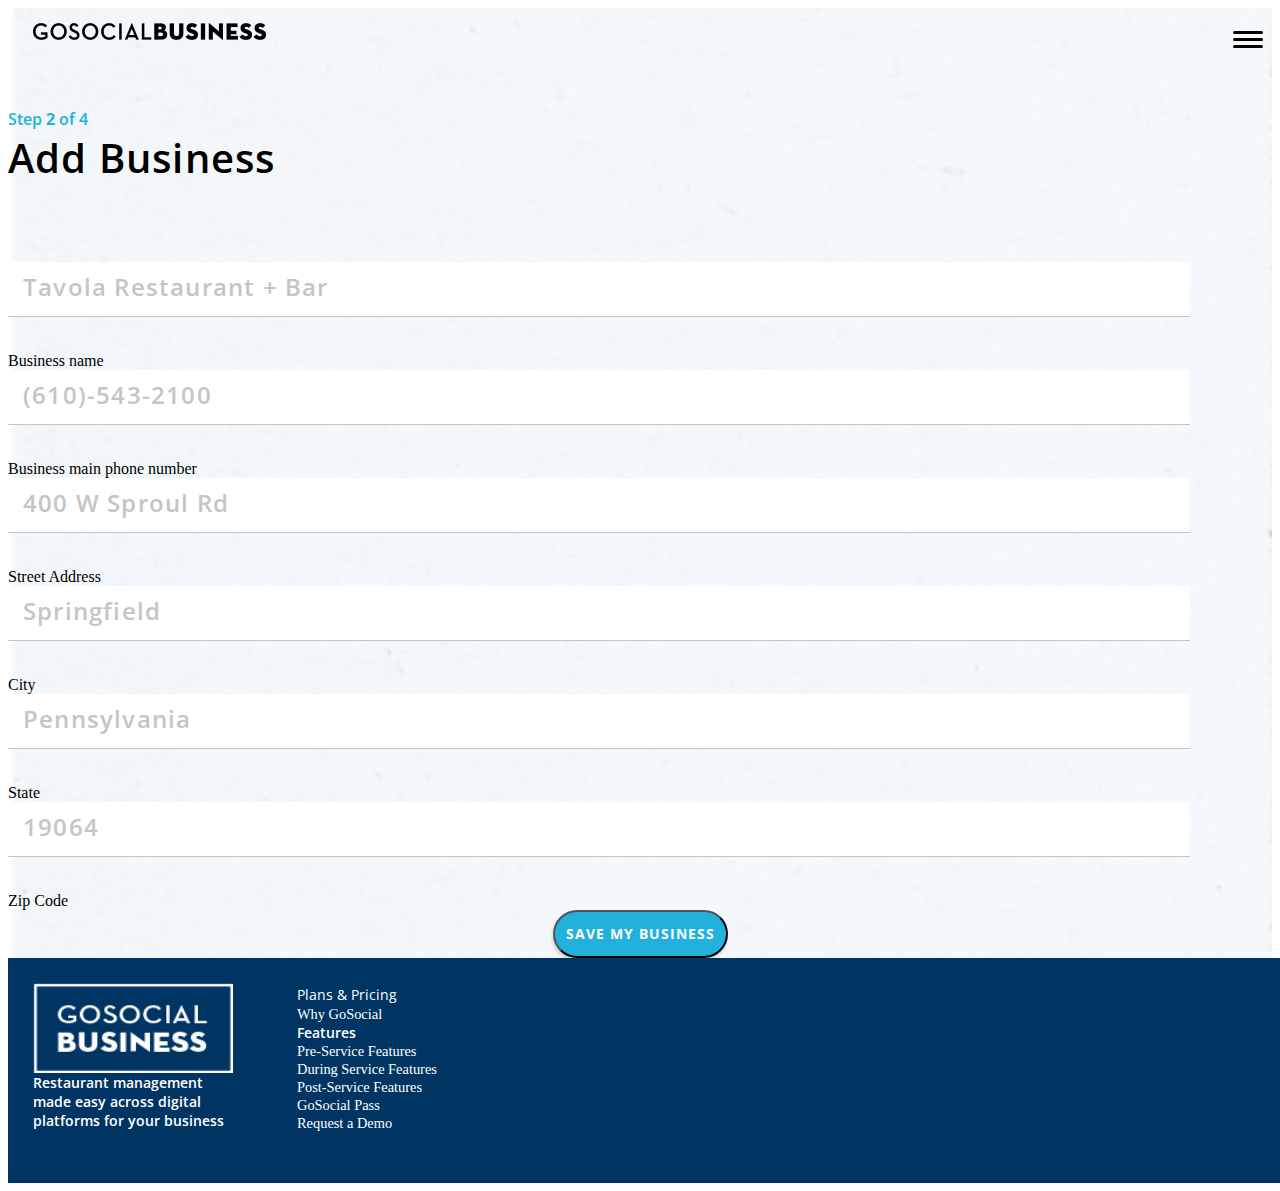
<file: steps/self_two.html>
<!doctype html>
<html lang="en">
  <head>
    <!-- Required meta tags -->
    <meta charset="utf-8">
    <meta name="viewport" content="width=device-width, initial-scale=1, shrink-to-fit=no">

    <!-- Bootstrap CSS -->
    <link href="https://cdn.jsdelivr.net/npm/bootstrap@5.3.0-alpha1/dist/css/bootstrap.min.css" rel="stylesheet" integrity="sha384-GLhlTQ8iRABdZLl6O3oVMWSktQOp6b7In1Zl3/Jr59b6EGGoI1aFkw7cmDA6j6gD" crossorigin="anonymous">
    <!-- Base CSS -->
    <link rel="stylesheet" href="../style.css">
    <!-- Google Open Sans -->
    <link rel="preconnect" href="https://fonts.googleapis.com">
    <link rel="preconnect" href="https://fonts.gstatic.com" crossorigin>
    <link href="https://fonts.googleapis.com/css2?family=Open+Sans:wght@400;600;700;800&display=swap" rel="stylesheet">
    <link rel="preconnect" href="https://fonts.googleapis.com">
    <!-- Google Kalam -->
    <link rel="preconnect" href="https://fonts.gstatic.com" crossorigin>
    <link href="https://fonts.googleapis.com/css2?family=Kalam&display=swap" rel="stylesheet">
    <title>GoSocial</title>
    <!-- JQuery -->
    <script src="https://code.jquery.com/jquery-3.6.4.slim.min.js" integrity="sha256-a2yjHM4jnF9f54xUQakjZGaqYs/V1CYvWpoqZzC2/Bw=" crossorigin="anonymous"></script>
  </head>
  <body class="self_serve">
    <!-- Navigation -->
    <nav class="dark navbar navbar-b navbar-reduce navbar-dark sticky-top navbar-expand-lg">
      <div class="container-fluid">
        <a class="navbar-brand" href="../index.html">
          <img src="../assets/logos/GoSocial_Business_Logo.png"></img>
        </a>
        <div class="navbar-toggler" type="button" data-bs-toggle="collapse" data-bs-target="#navbarNavDropdown" aria-controls="navbarNavDropdown" aria-expanded="false" aria-label="Toggle navigation">
          <input type="checkbox" id="hamburger">
          <label for="hamburger" class="hamburger dark">
              <span class="line"></span>
              <span class="line"></span>
              <span class="line"></span>
          </label>
      </div>
        <div class="collapse navbar-collapse justify-content-end" id="navbarNavDropdown">
          <ul class="navbar-nav">
            <li class="nav-item">
              <a class="nav-link" aria-current="page" href="../index.html#plans_pricing">Plans & Pricing</a>
            </li>
            <li class="nav-item">
              <a class="nav-link" aria-current="page" href="../why_goSocial.html">Why GoSocial</a>
            </li>
            <li class="nav-item dropdown">
              <a class="nav-link dropdown-toggle" id="navbarDropdownMenuLink" role="button" data-bs-toggle="dropdown" aria-expanded="false">
                Features
              </a>
              <ul class="dropdown-menu" aria-labelledby="navbarDropdownMenuLink">
                <li><a class="dropdown-item" href="../features.html#pre-service-features">Pre-Service Features</a></li>
                <li><a class="dropdown-item" href="../features.html#during-service-features">During Service Features</a></li>
                <li><a class="dropdown-item" href="../features.html#post-service-features">Post-Service Features</a></li>
                <li><a class="dropdown-item" href="../gosocial_pass.html">GoSocial Pass</a></li>
              </ul>
            </li>
            <li class="nav-item">
              <a class="nav-link" href="http://getgosocial.com/Account/Login" target="_blank">Login</a>
            </li>
            <li class="nav-item desktop">
              <a href="../self_serve.html" class="btn btn-green">
                  Self-Serve Sign up
              </a>
            </li>
            <li class="nav-item desktop">
              <a href="../index.html#request_demo" class="btn btn-light-blue">
                  Request a Demo
              </a>
            </li>
          </ul>
        </div>
      </div>
    </nav>
   <!-- Main Body -->
    <main class="sign_up">
      <!-- Step One -->
      <section id="step_two">
        <div class="mx-auto text container">
          <p class="text-center text-primary">Step <span class="bold">2</span> of 4</span></p>  
          <h2 class="text-center my-4">Add Business</h2>
        </div>
        <form class="container" id="contact_form">
          <div class="row">
            <div class="col-12 text-left mb-5  col-lg-6">
              <input placeholder="Tavola Restaurant + Bar">
              </input>
              <label>Business name</label>
            </div>
            <div class="col-12 text-left mb-5 col-lg-6">
              <input placeholder="(610)-543-2100">
              </input>
              <label>Business main phone number</label>
            </div>
           </div>
           <div class="row">
            <div class="col-12 text-left mb-5  col-lg-6">
              <input placeholder="400 W Sproul Rd">
              </input>
              <label>Street Address</label>
            </div>
            <div class="col-12 text-left mb-5 col-lg-6">
              <input placeholder="Springfield">
              </input>
              <label>City</label>
            </div>
           </div>
           <div class="row">
            <div class="col-12 text-left mb-5  col-lg-6">
              <input placeholder="Pennsylvania">
              </input>
              <label>State</label>
            </div>
            <div class="col-12 text-left mb-5 col-lg-6">
              <input placeholder="19064">
              </input>
              <label>Zip Code</label>
            </div>
           </div>
        </form>
        <div class="text-center pb-5">
          <button class="btn btn-light-blue">
            SAVE MY BUSINESS
          </button>
        </div>
      </section>
    </main>
    <!-- Footer -->
    <footer>
      <div class="text">
        <div class="footer-brand" href="#">
          <img src="../assets/icons/rectangle_logo.png" />
        </div>
        <p class="mt-3">Restaurant management made easy across digital platforms for your business</p>
      </div>
      <div class="desktop">
          <div class="row mx-5">
              <div class="col">
                  <a  href="../index.html#plans_pricing">Plans & Pricing</a>
              </div>
              <div class="col">
                  <a href="../why_goSocial.html">Why GoSocial</a>
              </div>
              <div class="col-3">
                  <p>Features</p>
                  <a href="../features.html#pre-service-features">Pre-Service Features</a>
                  <br />
                  <a href="../features.html#during-service-features">During Service Features</a>
                  <br />
                  <a href="../features.html#post-service-features">Post-Service Features</a>
                  <br />
                  <a href="../gosocial_pass.html">GoSocial Pass</a>
              </div>
              <div class="col">
                  <a href="../index.html#request_demo">Request a Demo</a>
              </div>
              <!-- <div class="col">
                  <p>Find us at:</p>
                  <div class="social-icons">
                      <button class="btn circle facebook"></button>
                      <button class="btn circle instagram"></button>
                    </div>
              </div> -->
          </div>
      </div>
      <!-- <div class="social-icons mobile">
        <button class="btn circle facebook"></button>
        <button class="btn circle instagram"></button>
      </div> -->
     </footer>
    <!-- jQuery first, then Popper.js, then Bootstrap JS -->
    <script src="https://code.jquery.com/jquery-3.6.3.min.js" integrity="sha256-pvPw+upLPUjgMXY0G+8O0xUf+/Im1MZjXxxgOcBQBXU=" crossorigin="anonymous"></script>
    <!-- Optional JavaScript -->
    <script src="../main.js"></script>
    <script src="https://cdn.jsdelivr.net/npm/@popperjs/core@2.11.6/dist/umd/popper.min.js" integrity="sha384-oBqDVmMz9ATKxIep9tiCxS/Z9fNfEXiDAYTujMAeBAsjFuCZSmKbSSUnQlmh/jp3" crossorigin="anonymous"></script>
    <script src="https://cdn.jsdelivr.net/npm/bootstrap@5.3.0-alpha1/dist/js/bootstrap.min.js" integrity="sha384-mQ93GR66B00ZXjt0YO5KlohRA5SY2XofN4zfuZxLkoj1gXtW8ANNCe9d5Y3eG5eD" crossorigin="anonymous"></script>
  </body>
</html>
</file>
<file: style.css>
:root {
    /* Colors */
    --color-hover: rgb(197, 197, 197); 
    --color-hover25: rgb(197, 197, 197, 0.25); 
    --color-white: white; 
    --color-black: black; 
    --color-grey: grey; 
    --color-primary-blue: rgb(33, 177, 220); 
    --color-primary-blue75: rgba(33, 177, 220, 0.75); 
    --color-primary-green: rgb(24, 155, 97); 
    --color-primary-green75: rgba(4, 155, 97, 0.75);
    --color-primary-dark-blue: rgb(0, 53, 99);
    --color-primary-dark-blue75: rgba(0, 53, 99, 0.75);
    /* Font */
    --font-family: 'Open Sans', sans-serif;
    --regular: 400;
    --semibold: 600;
    --bold: 700;
    --extra-bold: 800; 
}

/* ------------------------------------------------ */
/* !important tag overides bootstrap base css */
/* Base CSS */

h1 {
    font-size: 2.5rem; 
    font-family: var(--font-family) !important;
    font-weight: var(--extra-bold) !important;
    color: var(--color-white) !important;
    letter-spacing: 1.2px !important;
    margin: 0px;
}

h2 {
    font-size: 2.5rem; 
    font-family: var(--font-family) !important;
    font-weight: var(--semibold) !important;
    color: var(--color-black) !important;
    letter-spacing: 1.2px !important;
    margin: 0px;
}

h3 {
    font-size: 2rem; 
    font-family: var(--font-family) !important;
    font-weight: var(--semibold) !important;
    color: var(--color-black) !important;
    letter-spacing: 1.2 !important;
    margin: 0px;
}

h4 {
    font-family: var(--font-family);
    font-weight: var(--semibold);
    letter-spacing: 1.2;
    margin: 0px;
}

h5 {
    font-family: var(--font-family) !important;
    font-weight: var(--semibold) !important;
    color: var(--color-black) !important;
    letter-spacing: 1px !important;
    font-size: 1.5rem !important;
    margin: 0px;
}

.navbar-brand {
    margin: 10px 0; 
}

.navbar-brand img {
    width: 233px;
}


p {
    font-size: 1rem;
    font-family: var(--font-family);
    font-weight: var(--semibold);
    color: var(--color-black);
    letter-spacing: 1.2 !important;
    margin: 0px;
}

td p {
    font-size: 14px !important;
}

.flex-row {
    display: flex;
}

.mobile, .mobile2 {
    display: block;
    transition: all 0.16s ease-in;
}

.desktop {
    display: none !important;
    transition: all 0.16s ease-in;
}

.columnFlex1{
    display: flex;
    flex-direction: column-reverse;
    justify-content:flex-end; 
}

.green {
    color: var(--color-primary-green);
}

.green{
    border-radius: 1px solid var(--color-primary-green);
}

.dark-blue {
    color: var(--color-primary-dark-blue);
}

.light-blue {
    color: var(--color-primary-blue);
}

.grey {
    color: var(--color-grey);
}

.btn {
    white-space: nowrap;
    border-radius: 25px;
    width: 175px;
    align-items: center;
    letter-spacing: 1px;
    DISPLAY: flex;
    justify-content: center;
    MARGIN: auto;
    align-items: CENTER;
    font-size: 0.85rem;
    height: 48px;
    font-weight: var(--bold);
    font-family: var(--font-family);
    color: var(--color-white);
    transition: all 0.16s ease-in;
    box-shadow: -1px 3px 3px 0 rgb(80 80 80 / 20%);
   }

.btn:hover {
    font-family: var(--font-family); 
    opacity: 0.5 !important;
    color: var(--color-white);
    box-shadow: 0 0 0 1px rgba(80, 80, 80, .5);
}

.btn:active {
    color: var(--color-white) !important;
    border: 2px solid var(--color-black) !important;
}

.btn-green {
    background-color: var(--color-primary-green);
}
.btn-green:hover {
    background-color: var(--color-primary-green75) !important;
}
.btn-light-blue {
    background-color: var(--color-primary-blue);
}
.btn-light-blue:hover {
    background-color: var(--color-primary-blue75) !important;
}
.btn-dark-blue {
    background-color: var(--color-primary-dark-blue);
}
.btn-dark-blue:hover {
    background-color: var(--color-primary-dark-blue75) !important;
}




.semibold {
    font-weight: var(--semibold);
}

.extra-bold {
    font-weight: var(--extra-bold);
}

/* ------------------------------------------------ */
/* Hamburger */
label.hamburger {
    display: block;
    width: 30px; /* less width = square hamburger */
    height: 25px;
    position: relative;
    cursor: pointer;
}
 
 input#hamburger {
   display:none
}
 .navbar-toggler {
    border: none;
}
 
 .line {
    position: absolute;
    height: 3px;
    width: 100%;
    border-radius: 25px;
    background: var(--color-white);
    transition: 0.5s;
 }
 /* steps of 12 are optional, could also be 10, 13 etc */
 .line:nth-child(1) { top: 5px; }
 .line:nth-child(2) { top: 12px; }
 .line:nth-child(3) { top: 19px; }
 
 /* translateY must be same as */
 #hamburger:checked + .hamburger .line:nth-child(1){
    transform: translateY(8px) rotate(-45deg);
 }
 
 #hamburger:checked + .hamburger .line:nth-child(2){
    opacity:0;
 }
 
 #hamburger:checked + .hamburger .line:nth-child(3){
    transform: translateY(-6px) rotate(45deg);
 }
/* Navbar */
.navbar {
    height: 10vh;
    padding: 15px 0;
}
.navbar-b {
    -webkit-transition: all .5s ease-in-out;
    height: 100%;
    position: absolute;
    HEIGHT: fit-content;
    WIDTH: 100%;
    transition: all 0.5s ease-in-out;
    /* backdrop-filter: blur(5px);
    -webkit-backdrop-filter: blur(5px);
    background: rgba(0, 0, 0, 0.5); 
    box-shadow: rgb(0 0 0 / 24%) 0px 3px 8px; */
}


.transparent {
    transition: all 0.5s ease-in-out;
    backdrop-filter: blur(5px);
    -webkit-backdrop-filter: blur(5px);
    height: 1vh;
    background:linear-gradient(to bottom, rgba(0, 0, 0, 0.5), transparent);
}

.navbar-reduce .navbar-nav {
    padding-bottom: 5vh;
}

.navbar-nav {
    width: 100%;
    max-width: 1200px;
    justify-content: space-evenly;
    align-items: center;
    margin: 0;
    
}
.nav-link {
    color: white; 
}
.show {
    display: block !important;
}
.mobile-navbar .navbar-nav .nav-item a {
    color: black !important;
}

.navbar-reduce .navbar-nav {
    padding-bottom: 0vh;
}

.navbar-toggler {
    margin: 10px 0;
    position: absolute;
    right: 25px;
    top: 8px;
}

.navbar div {
    padding: 0px;
}

.dropdown-menu {
    border: none;
    background: transparent;
    font-weight: var(--semibold);
    font-family: var(--font-family);
    transition: box-shadow 0.15s ease-in-out;
}

.nav-item.dropdown {
    align-items: center;
}

.nav-item .nav-link {
    text-align: right;
    font-weight: var(--bold);
    font-family: var(--font-family);
    color: var(--color-white);
}

.dropdown-item {
    font-weight: var(--semibold);
    font-family: var(--font-family);
}

.dropdown-item:hover {
    background-color: transparent !important;
    color: var(--color-hover) !important;
}

.nav-link:hover {
    color: var(--color-hover) !important;
}

.container-fluid {
    margin: 0 25px; 
}
/* ------------------FOOTER------------------------ */
footer {
    justify-content: space-between;
    width: 100%;
    padding: 25px;
    display: flex;
    min-height: 175px;
    background-color: var(--color-primary-dark-blue);
}

footer .col:nth-child(1), footer .col:only-child{
    font-size: 1rem !important;
    font-family: var(--font-family) !important;
    font-weight: var(--regular);
    color: var(--color-white) !important;
    letter-spacing: 1.2 !important;
}
footer a, footer p {
    text-decoration: none;
    font-size: 0.9rem;
    color: var(--color-white) !important;
    flex-wrap: nowrap !important; 
}

footer a:hover, footer p:hover {
    color: var(--color-hover) !important; 
    transition: all 0.16s ease-in;
    cursor: pointer;
}
footer .desktop {
    width: 1000px;
}
footer .text {
    position: relative;
    width: 100%;
    max-width: 200px;
    height: 155px;
}
.footer-brand {
    width: 200px;
    height: 90px;
}
.footer-brand img {
    width: 100%;
    height: 100%;
}
.social-icons {
    display: flex;
    margin: 0 0 2vh 0;
    width: 95px;
    margin-left: 15px;
}
button.btn.circle {
    width: 35px;
    height: 35px;
    margin: 0 5px;;
}
.facebook {
    background-image: url(./assets/icons/Facebook.png);
    background-position: center;
    background-repeat: no-repeat;
    width: 100%;
    height: 35px;
}
.instagram {
    background-image: url(./assets/icons/Instagram.png);
    background-position: center;
    background-repeat: no-repeat;
    width: 100%;
    height: 35px;
}
/* ------------------------------------------------ */
/* Table */
section.grid {
    padding-top: 35px;
}

/* Removing all unwanted border
from left hand side by calling
all the elements in the first
column and removing their left
border*/
table tr td:first-child, th:first-child{
    border-left: none;
}
         
/* Removing all unwanted border
from top of the table by calling
all the elements in first row and
removing their top border*/
table tr:first-child td{
    border-top: none;
}

table tr:first-child td:first-child {
    vertical-align: bottom;
    padding-bottom: 20px;
}
         
/* Removing all unwanted border
from right hand side by calling
all the elements in last row and
removing their right border*/
table tr td:last-child, th:last-child{
    border-right: none;
}

tr:nth-child(odd):not(:first-child) {
    background-color: rgba(0, 0, 0, 0.05);
}

table tr td {
    border: 1px solid var(--color-hover);
    width: 35%;
    text-align: center;
    height: 7vh;
}

table tr td:first-child{
    text-align: left;
    padding: 10px;
}


table {
    width: 100%;
    margin: 10vh 0 0 0;
}

table tfoot tr:first-child td {
    border-bottom: none;
}

table tfoot tr:nth-child(2) td {
    border-top: none;
}

table tfoot tr:nth-child(2) td div {
    width: 100%;
    display: flex;
    justify-content: center;
    align-items: end;
}


table tfoot tr:nth-child(3) td {
    background-color: var(--color-white);
}


table tfoot tr:nth-child(3) td .line {
    width: 30%;
    margin: auto;
    display: flex;
    justify-content: center;
    align-items: end;
    height: 1px;
    border: 1px solid var(--color-black);
}

/* Table - Mobile */
table.mobile {
    display: table;
    margin: 20px 0 0 0;
}
table.mobile tr:nth-child(odd) td {
    background-color: rgba(0, 0, 0, 0.05);
}

table.mobile tr td:first-child {
    width: 65vw;
}
table.mobile thead {
    border-top: 1px solid var(--color-hover);
}
table.mobile thead tr td{
   background-color: var(--color-white) !important;
}
table.mobile tr td:first-child {
    text-align: left;
    padding: 0px 10px 0px 20px;
}
table.mobile tr:first-child td:first-child {
    vertical-align: middle;
   border-right: 0px;
}
table.mobile tr:nth-child(2) {
    border-left: 0px;
}
table.mobile thead tr td{
    border-left: none;
}
/* Texture - IPad */
section.texture {
    padding: 1vw;
    min-height: 750px;
    height: 100%;
    background-image: url(./assets/index/texture.jpg);
    background-position: center;
    background-size: cover;
    position: relative;
}

.texture .ipad {
    width: 90%;
    min-width: 300px;
    min-height: 200px;
    max-height: 535px;
    top: 100%;
    left: 50%;
    transform: translateY(-50%) translateX(-50%);
    border-radius: 45px;
    max-width: 600px;;
    position: absolute;
    box-shadow: 0px 0px 15px -4px rgb(0 0 0 / 20%);
}

.ipad img {
    background-position: center;
    background-size: cover;
    width: 100%;
    border-radius: 8%;
    box-shadow: 0px 0px 41px -4px rgb(0 0 0 / 97%);
}

.texture .text {
    max-width: 350px;
}
#plans_pricing h5.text-center {
    font-weight: 100 !important;
}
/* Section 3 - Contact Form */
section.form {
    padding: 6vw;
        margin-top: calc(10% + 10vh);
        margin: calc(10% + 10vh) auto 0;

}
.form .container .row>* {
    padding-right: 0px !important;
    padding-left: 0px !important;
}
input, select {
    width: 96%;
    border: none;
    border-bottom: 1px solid var(--color-hover);
    font-size: 1.5rem; 
    font-family: var(--font-family) !important;
    font-weight: var(--semibold);
    letter-spacing: 1.2px !important;
    color: var(--color-grey);
    margin: 0px;
    padding: 15px;
    margin-bottom: 35px;
    background-color: rgb(0 0 0 / 5%);
}

input::placeholder {
    font-size: 1.5rem; 
    font-family: var(--font-family) !important;
    font-weight: var(--semibold);
    letter-spacing: 1.2px !important;
    color: var(--color-hover);
}

input:focus-visible {
    outline: var(--color-hover) auto 1px;
}

form#contact_form {
    margin-top: 6vw;
    max-width: 1200px !important;
}

.display-contents {
    display: contents;
}
.form_buttons {
    width: 100%;
    margin: 20px auto;
    max-width: 420px;
    display: flex;
    vertical-align: center;
    justify-content: space-between;
    align-items: center;
}
.form_buttons .btn {
    font-size: 0.85rem;
    height: 50px;
    align-items: center;
    display: flex;
    justify-content: center;
}
.form_buttons p {
    margin: 10px;
}
/* ------------------------------------------------ */
/* Index */
.jumbotron {
    background-image: url(./assets/whyGoSocial/hero.png);
    background-position: bottom;
    background-size: cover;
    border-radius: 0px !important;
    background-repeat: no-repeat;
    height: 448px;
    display: flex;
    position: relative;
    top: 0;
    width: 100%;
}

.jumbotron h1 {
    text-align: center;
    white-space: nowrap;
    letter-spacing: 1px;
}

.header, .header2 {
    display: flex;
    flex-wrap: wrap;
    max-width: 335px;
    margin: 85px auto 0;
    height: 270px;
    z-index: 1;
}

.header2 a {
    margin: auto; 
}

.features .header2 {
    margin: 20px auto 0;
}
  
.header2 .catchphrase {
    text-align: center;
    color: white;
    margin-bottom: 10px;
    letter-spacing: 1px;
}
.header > div:first-child {
    flex: 1 0 100%;
}

.lead {
    font-family: var(--font-family);
    font-weight: var(--bold) !important;
    font-size: 1.125rem;
    color: var(--color-white);
    text-align: center;
    margin: 35px 0;
}

hr {
    width: 100%;
    height: 3px;
    margin: 0;
    background-color: var(--color-primary-blue);
    opacity: 1;
    border-top: 0;
}

.colored-cards {
    display: none;
    position: relative;
    width: 90vw;
    min-width: 992px;
    max-width: 1350px;
    justify-content: space-between;
}

.colored-cards > div:first-child {
    background-image: url(./assets/cards/card-green.png);
}

.colored-cards > div:nth-child(2) {
    background-image: url(./assets/cards/card-dark-blue.png);
    margin: 0 15px;
}

.colored-cards > div:nth-child(3) {
    background-image: url(./assets/cards/card-light-blue.png);
}
.header_container {
    margin: auto;
    display: flex;
    flex-direction: column;
    align-self: end;
}
.colored-card {
    position: relative;
    width: 30vw;
    height: 30vw;
    min-width: 320px;
    max-height: 355px;
    min-height: 315px;
    max-width: 375px;
    background-position: right top;
    background-size: cover;
    justify-content: center;
    align-items: center;
    display: flex;
}
.colored-cards .card-text {
    height: 120px;
    font-size: 18px;
    margin: 25px 0;
}
.colored-cards p {
    font-size: 18px;
    font-weight: 100;
}
.flexRow {
    display: flex;
    flex-direction: row;
    margin: 0px;
}

.flexRow p {
    white-space: nowrap;
    margin-left: 15px;
}

.content .flexRow{
    align-items: end;
}

.colored-cards .content h4 {
    font-size: 30px;
}

.content h4 {
    font-family: var(--font-family);
    font-size: 1.5rem;
    font-weight: var(--semibold);
    margin-bottom: 10px;
}

.content div h4 {
    margin-bottom: 0px;
}

.card-text{
    height: 120px;
}

/* Carousel */
#carousel {
    padding: 5vh 0 0;
}

#carousel .packages {
    max-width: 270px;
    margin: auto;
    display: flex;
    justify-content: space-between;
}

.charts .packages {
    max-width: 320px;
    margin: auto;
    display: flex;
    justify-content: space-between;
}



.charts .packages {
    text-align: center;
}

.charts .packages > h4 {
    width: 27%;
    margin: 0 4.5%;
    font-size: 1rem;
}

.packages h4 {
    font-size: 1.15rem;
}

.packages h4:hover {
    cursor: pointer;
    color: var(--color-hover);
}
.active#mobile-basic-grid {
    animation: fadein 1s forwards;
}
.active#mobile-enterprise-grid {
    animation: fadein 1s forwards;
}
.active#mobile-core-grid {
    animation: fadein 1s forwards;
}
.active#carousel-basic {
    border-bottom: 3px solid var(--color-primary-green);
    height: 35px;
    animation: fadein 1s forwards;
}
.active#charts-basic {
    border-bottom: 3px solid var(--color-primary-green);
    height: 50px;
    animation: fadein 1s forwards;
}
#charts-basic {
    border-bottom: 3px solid var(--color-hover);
    height: 50px;
    animation: fadein 1s forwards;
}
#charts-enterprise {
    border-bottom: 3px solid var(--color-hover);
    height: 50px;
    animation: fadein 1s forwards;
}
.active#carousel-core{
    border-bottom: 3px solid var(--color-primary-dark-blue);
    height: 35px;
    animation: fadein 1s forwards;
}
#carousel-core{
    height: 35px;
    animation: fadein 1s forwards;
}
#carousel-enterprise{
    height: 35px;
    animation: fadein 1s forwards;
}
#carousel-basic{
    height: 35px;
    animation: fadein 1s forwards;
}
.active#charts-core {
    border-bottom: 3px solid var(--color-primary-dark-blue);
    height: 50px;
    animation: fadein 1s forwards;
}
#charts-core {
    border-bottom: 3px solid var(--color-hover);
    height: 50px;
    animation: fadein 1s forwards;
}

.active#carousel-enterprise {
    border-bottom: 3px solid var(--color-primary-blue);
    height: 35px;
    animation: fadein 1s forwards;
}

.active#charts-enterprise {
    border-bottom: 3px solid var(--color-primary-blue);
    height: 50px;
    animation: borderEnterprise 1s forwards;
    text-align: center;
}

.cards {
    height: 55vw;
    width: 100%;
    min-height: 200px;
    max-width: 35vw;
    min-width: 270px;
    max-height: 25vw;
    margin: 20px auto 0;
    display: flex;
    justify-content: center;
}

.cards .content {
    width: 85%;
    height: 80%;
}
       
.cards .card-text {
    height: 60px;
    line-height: 1rem;
}

.cards .colored-card {
    border: 1px solid var(--color-hover);
    position: absolute;
    display: flex !important;
    background-position: top;
    width: 100%;
    min-height: 175px;
    max-width: 280px;
    min-width: 270px;
    max-height: 65px;
    -webkit-animation: fadein 1s forwards;
    animation: fadein 1s forwards;
    opacity: 1;
    box-shadow: 0 0 10px rgb(0 0 0 / 50%);
}

.cards .colored-card.initial.hide {
    display: none;
    animation: none;
    -webkit-animation: none;

}
.initial.hide {
    display: none;
    animation: none;
    -webkit-animation: none;
}
.hide#mobile-basic-grid{
    opacity: 0;
    -webkit-animation: fadeout 0.5s linear forwards;
    animation: fadeout 0.5s linear forwards;
}
.hide#mobile-enterprise-grid{
    opacity: 0;
    -webkit-animation: fadeout 0.5s linear forwards;
    animation: fadeout 0.5s linear forwards;
}
.hide#mobile-core-grid{
    opacity: 0;
    -webkit-animation: fadeout 0.5s linear forwards;
    animation: fadeout 0.5s linear forwards;
}
.cards .colored-card.hide{
    opacity: 0;
    -webkit-animation: fadeout 0.5s linear forwards;
    animation: fadeout 0.5s linear forwards;
}

.cards > div:first-child {
    background-image: url(./assets/cards/card-green.png);
}

.cards > div:nth-child(2) {
    background-image: url(./assets/cards/card-dark-blue.png);
    margin: 0;
}

.cards > div:nth-child(3) {
    background-image: url(./assets/cards/card-light-blue.png);
}

/* -------------WHY GOSOCIAL----------------- */
/* Hero */
.whyGoSocial .jumbotron2 {
    background-image: url(./assets/heroes/why_goSocial_hero.jpg);
    background-position: center;
    background-size: cover;
    border-radius: 0px !important;
    background-repeat: no-repeat;
    display: flex;
    position: relative;
    flex-direction: column;
    top: 0;
    width: 100%;
    height: 828px;
}

.whyGoSocial .jumbotron2 .jumbotron_container {
    height: 100%;
    position: relative;
}

.flex-center{
    justify-content: center;
}

.jumbotron2 h1 {
    text-align: center;
    white-space: nowrap;
    font-size: 2rem;
    font-weight: var(--semibold) !important;
}

.jumbotron2 .lead2 {
    font-weight: var(--semibold) !important;
    font-size: 1rem;
}
.whyGoSocial .header2 {
    display: flex;
    flex-wrap: wrap;
    height: 300px;
    position: relative;
    justify-content: center;
}

.whyGoSocial .header2 .text-center{
    width: 100%;
}


.checkmark {
    height: 10px;
}


.whyGoSocial .hero_image2 img {
    background-position: right;
    background-size: contain;
    background-repeat: no-repeat;
    max-width: 100%;
}
.whyGoSocial h1 {
    font-size: 2rem;
    letter-spacing: 1px;
}
.whyGoSocial .hero_image2 {
    max-width: 342px;
    min-width: 315px;
    width: 100%;
    display: flex;
    margin: 55px auto;
    justify-content: center;
    position: relative;
}

.header-nav {
    margin: 10px auto;
    text-align: center;
    width: 100%;
    bottom: 25px;
    position: absolute;
}
.header-nav div {
    display: flex;
    justify-content: space-between; 
    margin: auto;
    width: 100%;
}
#saving_money .title p {
    font-size: 18px;
    font-weight: 100;
}
.features .header-nav {
    margin: 1% auto;
    display: flex;
    justify-content: space-between;
}

.header-nav a {
    color: white !important; 
    padding: 0 5px;
    font-size: 12px;
    text-decoration: none;
}
  
.header > div:first-child {
    flex: 1 0 100%;
}

.lead, .lead2 {
    font-family: var(--font-family);
    font-weight: var(--bold) !important;
    font-size: 1.125rem;
    color: var(--color-white);
    text-align: center;
    margin: 35px 0;
}

.pass .lead2 {
    margin: 15px 0;
}

.features .lead2 {
    margin: 20px 0; 
}

hr {
    width: 100%;
    height: 3px;
    margin: 0;
    background-color: var(--color-primary-blue);
    opacity: 1;
    border-top: 0;
}

.hero_image {
    width: 50%;
    display: flex;
    margin: 15vh 3vw;
    height: 60vh;
    position: relative;
}
/* Form */

.whyGoSocial .form {
    position: relative;
    margin-top: 0;
}

/* Why GoSocial Charts */
.charts .title {
    margin: 0 auto;
    padding: 65px  0 0; 
    width: 75%;
    text-align: center;
}
.charts-bars {
    display: flex;
    justify-content: center;
    flex-direction: column;
    padding: 0 5px;
    margin: auto;
    height: 150px;
    max-width: 343px;

}

#grey-bar, #chart {
    display: flex;
    height: 80px;
    position: relative;
    background-color: var(--color-hover25);
}
.dark-grey-fill {
    display: flex;
    height: 100%;
    width: 0%;
    background-color: var(--color-grey);
    opacity: 0;
}
.dark-grey-fill.filled {
    width: 30%;
    display: flex !important;
    opacity: 1;
}
#glow {
    display: none;
}
.green-fill {
    display: flex;
    height: 100%;
    width: 0%;
    background-color: var(--color-primary-green);
}
.start {
    opacity: 0;
}
.dark-blue-fill {
    display: flex;
    height: 100%;
    background-color: var(--color-primary-dark-blue);
    width: 0%;
    opacity: 0;
}
.light-blue-fill {
    display: flex;
    height: 100%;
    background-color: var(--color-primary-blue);
    width: 0%;
    opacity: 0;
}
.green-fill.filled {
    width: 7%;
    display: flex !important;
}
.hide {
    display: none;
}
.dark-blue-fill.filled {
    width: 20%;
    display: flex !important;
}
.light-blue-fill.filled {
    width: 25%;
    display: flex !important;
}
.green-fill .price {
    line-height: 80px;
    position: relative;
    justify-content: center;
    display: flex;
    width: 100%;
    margin-left: 60px;
    text-align: center;
    color: var(--color-white);
}
svg.vector {
    height: 4px;
    position: absolute;
    display: block;
    align-self: center;
    margin: 3px 0 0 -90px;
    background-repeat: no-repeat;
    background-position: center;
    background-size: contain;
    background-image: url(./assets/icons/vector.svg);
}

.dark-grey-fill .price {
    opacity: 1;
    width: 100%;
    line-height: 80px;
    position: relative;
    justify-content: center;
    display: flex;
    text-align: center;
    animation: fadein 1s forwards;
    color: var(--color-white);
}
.dark-blue-fill .price {
    line-height: 80px;
    position: relative;
    justify-content: center;
    display: flex;
    width: 100%;
    margin-left: 125%;
    text-align: center;
    color: var(--color-white);
}
.price {
    font-size: 1.25rem;
}
.light-blue-fill .price {
    line-height: 80px;
    position: relative;
    justify-content: center;
    display: flex;
    width: 100%;
    margin-left: 125%;
    text-align: center;
    color: var(--color-white);
}
svg.graph-logo-industry-average {
    height: 10px;
    display: block;
    align-self: center;
    right: 10px;
    width: 115px;
    position: absolute;
    background-position: center;
    background-size: cover;
    background-image: url(./assets/logos/industy_average.svg);
}
svg.graph-logo-basic {
    height: 10px;
    display: block;
    align-self: center;
    right: 10px;
    width: 140px;
    position: absolute;
    background-position: center;
    background-size: cover;
    background-image: url(./assets/logos/goSocial_green.svg);
}
svg.graph-logo-dark {
    height: 10px;
    display: block;
    align-self: center;
    right: 10px;
    width: 140px;
    position: absolute;
    background-position: center;
    background-size: cover;
    background-image: url(./assets/logos/logo_dark.svg);
}
svg.graph-logo-light {
    height: 10px;
    display: block;
    align-self: center;
    right: 10px;
    width: 140px;
    position: absolute;
    background-position: center;
    background-size: cover;
    background-image: url(./assets/logos/logo_light.svg);
}
svg.graph-logo-basic, svg.graph-logo-industry-average, .charts-bars, #grey-bar, #chart  {
    -moz-transition: all .5s ease-out;-o-transition: all .5s ease-out;transition: all .5s ease-out;
}

.disclaimer {
    text-align: left;
    margin: 35px auto 0;
    font-size: 14px;
    padding: 0px 5px;
    max-width: 340px;
}
/* Why GoSocial Difference MOBILE */
.chef-container { 
    max-height: 60vh;
    overflow: HIDDEN;
}
.chef-container img {
    background-position: center;
    background-size: cover;
    background-repeat: no-repeat;
    width: 100%;
}
.textured {
    background-position: center;
    background-size: cover;
    background-repeat: no-repeat;
    width: 100%;
    background-image: url(./assets/whyGoSocial/texture.png);
}
.head {
    padding: 25px;
    padding-bottom: 0;
    width: 90%;
    min-width: 315px;
    max-width: 500px;
    margin: auto;
}
#difference-mobile .head {
    min-width: 320px;
    width: 95%;
    max-width: 740px;
    margin: 0;
    margin-left: auto;
    padding: 0;
}
.head-container {
    padding: 25px 0;
    padding-right: 25px;
    max-width: 400px;
}

.textured .head .flex-container {
    display: flex;
    flex-direction: row;
}
.textured .head .flex-container .btn {
    margin: 0px;
}
.get-pricing {
    width: 125px;
    margin-top: 25px;
    margin-left: 10px;
    display: flex;
    align-items: center;
    text-decoration: none;
}

.get-pricing p {
    white-space: nowrap;
    font-weight: var(--bold);
}

.get-pricing svg {
    height: 15px;
    width: 30px;
    justify-content: center;
    align-self: center;
    margin: 0;
    background-repeat: no-repeat;
    background-position: center;
}

.green-arrow {
    background-image: url(./assets/icons/Green_Arrow.svg);
}

.blue-arrow {
    background-image: url(./assets/icons/Blue-Arrow.svg);
}

.catchphrase {
    text-transform: uppercase !important;
    font-size: 12px;
}
h2.title {
    margin: 15px 0;
}
.textblock {
    font-size: 18px;
    line-height: 30px !important;
}
#mobile-carousel {
    min-width: 290px;
    max-width: 740px;
    margin-left: auto;
}
.mobile-card-carousel {
    position: relative;
    color: black;
    font-size: 40px;
    margin-right: 10px;
    height: 245px;
    flex: 275px 0 0;
}
.mobile-card-carousel img {
    height: 100%;
    width: 100%;
}
.cards-wrapper {
    display: flex; 
    transition: ease 0.5s;
    padding-top: 20px;
}
.cards-wrapper .content {
    position: absolute;
    top: 30px;
    width: 100% !important;
}
.cards-wrapper .content .text p{
    font-size: 10pt;
}
.cards-wrapper .content .title {
    text-transform: capitalize;
    font-size: 16px;
    font-weight: var(--bold);
    font-family: var(--font-family);
    color: var(--color-primary-dark-blue);
    margin: 10px 20px 10px;
}
.cards-wrapper .content .text {
    margin: 0 20px;
}
.content .text p {
    line-height: 20px;
}
.display-area {
    width: 100%;
    overflow-x: scroll;
    margin: auto;
    position: relative;
    -ms-overflow-style: none;  /* IE and Edge */
    scrollbar-width: none;  /* Firefox */
}
.display-area::-webkit-scrollbar {
    display: none;
  }
  
.dots-wrapper {
    display: flex;
    margin-top: 15px;
    margin-left: 5px;
}
.dot {
    border: none;
    background: rgba(0, 0, 0, 0.2);
    height: 2vh !important;
    width: 2vh !important;
    margin: 5px;
    border-radius: 50%;
    outline: none;
    box-sizing:border-box; 
    font-size: xx-small;
    line-height: none;
}
.dot:hover {
    background: rgba(0, 0, 0, 0.3);
}
.dot.active {
    background: rgba(0, 0, 0, 0.5);
}
#blue-triangle-background {
    position: relative;
    background-position: top;
    background-size: cover;
    background-repeat: no-repeat;
    width: 100%;
    height: 450px;
    margin-top: 100px;
    background-image: url(./assets/whyGoSocial/blue-triangle-background.png);
}
.pass .feature #blue-triangle-background {
    height: 350px;
    background-image: url(./assets/pass/blue-vector.png);
}
.feature #blue-triangle-background {
    background-image: url(./assets/features/blue-triangle.png);
}
/* .feature #blue-triangle-background .blue-triangle-container {
    max-width: 1000px;
} */
#blue-triangle-background .blue-triangle-container {
    display: flex;
    flex-direction: row;
    max-width: 1350px;
    width: 100%;
    margin: 0 auto;
    padding: 0 25px;
}
#white-triangle {
    position: absolute;
    background-position: top;
    background-size: cover;
    background-repeat: no-repeat;
    width: 100%;
    min-width: 300px;
    max-width: 353px;
    height: 247px;
    margin: 0 auto;
    top: -75px;
    bottom: 0;
    left: 0;
    right: 0;
    background-image: url(./assets/whyGoSocial/White_Triangle.png);
}
#white-triangle .container {
    margin-top: 35px; 
}
.pass #white-triangle .container {
    margin-top: 45px; 
}
.spaced {
    letter-spacing: 1px;
}
#white-triangle .container h4{
    font-size: 14pt;
    white-space: nowrap;
}
#white-triangle .container p{
    font-size: 8pt;
    margin-top: 15px;
    white-space: nowrap;
}
#white-triangle .container .break{
    white-space: normal !important; 
    margin-top: 10px;
}
#white-triangle .container .checkmark {
    height: 15px;
}
#blue-triangle-background .blue-triangle-container .text {
    position: absolute;
    bottom: 0;
    width: 320px;
    top: 180px;
    padding: 15px;
    left: 0;
    right: 0;
    margin: auto;
}
#blue-triangle-background .blue-triangle-container .text p  {
    color: var(--color-white);
    font-size: 9pt;
    line-height: 25px;
}
.fourteen {
    font-size: 16pt !important;
    font-weight: var(--semibold);
}
.container .get-pricing {
    margin-left: 0px !important;
    margin-top: 20px;
    width: 175px;
}
.pass .container .get-pricing {
    margin-top: 0px;
}
.get-pricing .uppercase {
    margin-top: 0px !important;
    text-transform: uppercase;
    font-weight: var(--bold);
    font-size: 9pt !important;
}
.get-pricing:hover {
    cursor: pointer;
}
.chef-container-desktop {
    display: none;
}

.left-arrow img{
    position: absolute;
    background-position: center;
    background-size: cover;
    background-repeat: no-repeat;
    width: 15px;
    height: 25px;
    left: 25px;
    bottom: 220px;
}
.left-arrow:hover {
    cursor: pointer;
}
.right-arrow:hover {
    cursor: pointer;
}
.right-arrow img{
    position: absolute;
    background-position: center;
    background-size: cover;
    background-repeat: no-repeat;
    width: 15px;
    height: 25px;
    right: 25px;
    bottom: 220px;
}
.arrow1 {
    min-height: 25px !important;
    min-width: 25px !important;
    height: 90px !important;
    width: 41px !important;
    position: absolute;
    right: 15px;
    top: -35px;
}

.arrow2 {
    min-height: 25px !important;
    min-width: 25px !important;
    height: 45px !important;
    width: 75px !important;
    position: absolute;
    left: 25px;
    bottom: 97px;
}

.arrow3 {
    min-height: 25px !important;
    min-width: 25px !important;
    height: 50px !important;
    width: 50px !important;
    position: absolute;
    right: 70px;
    bottom: 100px;
}

.arrow4 {
    min-height: 25px !important;
    min-width: 25px !important;
    height: 20px !important;
    width: 130px !important;
    position: absolute;
    bottom: 80px;
    left: 50px;
}

.arrow5 {
    min-height: 25px !important;
    min-width: 25px !important;
    height: 50px !important;
    width: 50px !important;
    position: absolute;
    right: 60px;
    bottom: -30px;
}

.arrow1-text {
    position: absolute;
    right: 70px;
    top: -50px;
    width: 200px;
    text-align: right;
}

.arrow2-text {
    position: absolute;
    top: 130px;
    left: 10px;
    width: 60px;
    text-align: left;
}


.arrow3-text {
    position: absolute;
    right: 18px;
    bottom: 95px;
    width: 50px;
    text-align: left;
}

.arrow4-text {
    position: absolute;
    left: 5px;
    bottom: 105px;
    width: 100px;
    text-align: left;
}

.arrow5-text {
    position: absolute;
    right: 115px;
    bottom: -37px;
    width: 100px;
    text-align: right;
}

.arrow1-text p, .arrow2-text p, .arrow3-text p, .arrow4-text p, .arrow5-text p {
    font-family: 'Kalam', cursive;
    font-size: 8pt;
    color: var(--color-white);
}
#iphone3 {
    width: 175px;
    margin-left: 85px;
}
#iphone2{
    width: 185px;
}

.pass .feature #blue-triangle-background {
    margin-top: 300px;
}

/* -------------Features----------------- */
.features .jumbotron2 {
    background-image: url(./assets/features/features-jumbotron.png);
    background-position: center;
    background-size: cover;
    border-radius: 0px !important;
    background-repeat: no-repeat;
    height: 448px;
    padding-top: 65px;
    display: flex;
    position: relative;
    flex-direction: column;
    top: 0;
    width: 100%;
    height: 100%;
    min-height: 895px;
}

.flex-center{
    justify-content: center;
}

.jumbotron2 h1 {
    text-align: center;
    white-space: nowrap;
    font-size: 2rem;
    font-weight: var(--semibold) !important;
}

.jumbotron2 .lead2 {
    font-weight: var(--semibold) !important;
    font-size: 1.2rem;
}
.features .header2 {
    display: flex;
    flex-wrap: wrap;
    height: 100%;
    position: relative;
    justify-content: center;
}

.features .header2 .text-center{
    width: 100%;
}
.jumbotron2 h1 {
    
    font-size: 2.25rem !important;
    
}
.hyphen img {
    width: 45px; 
}
.checkmark {
    height: 30px;
}
.features .title {
    padding-top: 45px;
    margin: 0 auto;
    width: 85%;
    text-align: center;
}
.features .hero_image2 img {
    background-position: right;
    background-size: cover;
    background-repeat: no-repeat;
    max-width: 85%;
}
#pre-service-features .title p, #during-service-features .title p, #post-service-features .title p {
    font-size: 18px;
}
.eighteen-pixels {
    font-size: 18px !important;
}
.features .hero_image2 {
    max-width: 450px;
    min-width: 315px;
    width: 100%;
    display: flex;
    margin: 25px auto;
    justify-content: center;
    position: relative;
}
.features section.form {
    margin-top: 0px;
    padding-top: 0px;
}
.bold {
    font-weight: var(--bold);
}
.feature
ul li {
    list-style-image: url("./assets/icons/checkmark_blue.svg");
    padding-bottom: 25px; 
}
ul li p {
    margin-left: 10px;
}
ul li h6 {
    margin-left: 10px;
    margin-bottom: 10px;
    font-weight: var(--semibold);
    font-size: 1rem;
}
.mobile-navbar {
    background-image: url(./assets/index/texture.jpg) !important;
    background-position: center !important;
    background-size: cover !important;
    position: relative !important;
    z-index: 0;
}

.mobile-navbar .nav-item a {
    color: black;
    padding: 10px;
    font-weight: var(--semibold);
}
.primary-blue {
    color: var(--color-primary-blue) !important;
}
.hamburger {
    z-index: 1;
}
.mobile-navbar .container-fluid {
    justify-content: flex-end;
}
.navbar-collapse {
    display: none;
}
.mobile-navbar .navbar-collapse {
    display: flex;
}
.mobile-navbar #navbarNavDropdown {
    display: flex;
    animation: none !important; 
}
.mobile-navbar .navbar-toggler {
    z-index: 1;
}
.mobile-navbar .navbar-brand {
    display: none;
}
.mobile-navbar .line {
    background: black;
}
.mobile-navbar .navbar-nav {
    display: none !important;
}
.navbar-nav-mobile {
    display: none;
}

.mobile-navbar .navbar-nav-mobile {
    list-style-type: none;
    width: 100%;
    padding-top: 60px;
    padding-left: 0;
}
.mobile-navbar .navbar-nav-mobile li a{
    text-align: center !important;
}
.nowrap {
    white-space: nowrap; 
}
ul li::marker {
    font-size: 3.5rem;
}
.nomax {
    max-height: none !important;
}
.container-fluid {
    max-width: 1400px;
    padding: 0 25px !important;
    margin: auto;
}
.feature-image {
    display: flex;
    width: 100%;
    justify-content: center;
    align-items: center;
    position: relative;
}
.feature-image img {
    background-position: center;
    background-size: contain;
    width: 100%;
    height: 100%;
    max-height: 400px;
    max-width: 500px;
}
.pass .feature-image img {
    background-position: center;
    background-size: cover;
    width: 100%;
    height: 100%;
    min-height: 0; 
    min-width: auto;
    max-width: 300px;
}
.feature .content {
    display: flex;
    flex-direction: column;
    max-width: 1400px;
    width: 100%;
    padding: 0 25px;
    margin: auto;
}
.feature .content ul {
    width: 100%;
    max-width: 450px;
    margin: 0 auto 60px;
}
/* -------------GOSOCIAL PASS----------------- */
.pass {
    background-repeat: no-repeat;
    background-image: url(./assets/pass/gradient.png);
    background-size: cover;
}
.pass .jumbotron2 {
    background-image: url(./assets/pass/Blue_Background.png);
    background-size: cover;
    border-radius: 0px !important;
    background-repeat: no-repeat;
    background-position: bottom;
    padding: 25px;
    display: flex;
    position: relative;
    flex-direction: column;
    top: 0;
    width: 100%;
}
.pass .header2 {
    max-height: 385px;
    display: flex;
    flex-wrap: wrap;
    height: 55%;
    margin: 65px auto 0;
    position: relative;
    justify-content: center;
    
}

.pass .header2 .text-center{
    width: 100%;
}
.pass .title {
    padding-top: 65px;
    margin: 0 auto;
    width: 75%;
    text-align: center;
}

.pass .feature .title {
    text-align: left;
    line-height: 30px;
    letter-spacing: 1px;
    min-width: 300px;
    max-width: 320px;
}
.pass .hero_image2 img {
    background-position: right;
    background-size: cover;
    background-repeat: no-repeat;
    width: 100%;
}
h5.text-center {
    max-width: 1200px;
    margin: AUTO;
}
.pass .hero_image2 {
    max-width: 450px;
    width: 100%;
    display: flex;
    margin: 5vh auto;
    justify-content: center;
    position: relative;
}
.pass section.form {
    margin-top: 0px;
    background-color: white;
}
.colorful-title {
    margin-top: 3vh;
    margin-bottom: 5vh;
    display: flex;
}
.noir {
    color: #00002B;
}
.colorful-title h2 {
    font-size: 18pt;
    max-width: 330px;
    line-height: 30px;
}
.pass_mobile{
    display: none;
}
.image {
    margin: auto;
    width: 320px;
}
/* -------------Self Serve----------------- */
.sign_up {
    height: 100%;
    min-height: 100vh;
    background: url(./assets/whyGoSocial/texture.png);
    background-position: center;
    background-size: cover;
    background-repeat: no-repeat;
    padding-top: 100px;
    
}
.text-primary {
    color: var(--color-primary-blue) !important; 
}
.sign_up input, .sign_up select {
    background-color: white !important;
    margin-bottom: 0px;
    color: var(--color-black);
    width: 96%;
    border: none;
    border-bottom: 1px solid var(--color-hover);
    font-size: 1.10rem;
    font-family: var(--font-family) !important;
    font-weight: var(--semibold);
    letter-spacing: 1.2 !important;
    margin: 0px;
    padding: 15px;
    border-radius: 0;
    margin-bottom: 35px;
    background-color: rgb(0 0 0 / 5%);
}
.flex {
    display: flex;
    flex-direction: column;
    justify-content: center;
}

.flex a {
    font-size: 1rem;
    font-family: var(--font-family);
    font-weight: var(--semibold);
    text-decoration: underline !important;
}


a:hover {
    cursor: pointer;
}
.dark.navbar {
    -webkit-transition: all .5s ease-in-out;
    height: 100%;
    position: absolute;
    HEIGHT: fit-content;
    WIDTH: 100%;
    transition: all 0.5s ease-in-out;
    backdrop-filter: none;
    -webkit-backdrop-filter: none;
    background:none; 
    box-shadow: none;
}
.dark.navbar a {
    color: var(--color-black);
}
a.btn {
    color: white !important; 
}

.hamburger.dark .line {
    background-color: var(--color-black);
}

#step_one p.text-black {
    font-size: 1rem;
}
.pass #white-triangle .container h4{
    font-size: 13pt;
    white-space: nowrap;
}

/* -------------MEDIA QUERIEs----------------- */
@media (min-width: 480px){
    .texture .ipad {
        top: 800px;
    }
    .index section.form {
        margin: 200px auto 0;
    }
}
/* SMALL */
@media (min-width: 576px){
    .form .container .buttons {
       flex-direction: row;
    }
    .charts .packages {
        max-width: 1350px;
        padding: 0 25px;
        margin: auto;
        display: flex;
        justify-content: space-between;
    }
    .charts .packages > h4 {
        width: 33%;
        margin: 0;
        font-size: 1rem;
        line-height: 50px;
    }
    .charts .packages > h4:nth-child(2) {
        margin: 0 50px;
    }
    .form .container .buttons {
        max-width: 400px;
        margin: 60px auto;
    }
    .charts-bars {
        width: 100%;
        max-width: 1350px;
        padding: 0 25px;
    }
    #grey-bar, #chart {
        width: 100%;
        max-width: 1450px;
    }
    svg.vector {
        display: none;
    }
    .green-fill .price, .light-blue-fill .price, .dark-blue-fill .price {
        margin-left: 0;
    }
    .green-fill .price p,  .light-blue-fill .price p, .dark-blue-fill .price p{
        color: white;
    }
    .dark-grey-fill {
        width: 50%;
    }
    svg.graph-logo-basic {
        margin: 0px 0 0 815px;
    }
    svg.graph-logo-industry-average{
        margin: 0 0 0 350px;

    }
    .disclaimer {
        width: 100%;
        max-width: 1350px;
        padding: 0 25px;

    }
    .charts .title {
        width: 60%;
        max-width: 1000px;
    }
    .features .title {
        width: 60%;
        max-width: 1000px;
    }
    .hide {
        display: none;
    }
   
}
/* MD 768 */
@media (min-width: 768px){
}

@media (min-width: 992px) {
    /* Index */
    td {
        padding: 25px 0;
    }
    .texture .ipad { 
        max-width: 700px;
        top: 700px;
    }
    table.desktop {
        display: table;
    }
    .navbar-expand-lg .navbar-nav .dropdown-menu {
        position: absolute;
        background-color: white;
        border-radius: 0;
    }
    .jumbotron {
        background-image: url(./assets/heroes/index_hero.jpg);
        background-position: top;
        background-size: cover;
        border-radius: 0px !important;
        background-repeat: no-repeat;
        height: 448px;
        display: flex;
        position: relative;
        top: 0;
        width: 100%;
    }

    .dropdown-menu{
        background: rgba(0, 0, 0, 1);
        box-shadow: 0 4px 30px rgba(0, 0, 0, 0.1);
        backdrop-filter: blur(5px);
        -webkit-backdrop-filter: blur(5px);
    }
    .navbar-nav {
        width: 100%;
        max-width: 1000px;
        justify-content: space-between;
    }
    .nav-item.dropdown{
        display: flex;
    } 
   
    .navbar .show {
        padding: 0x !important;
    }
    .desktop {
        display: block !important;
    } 

    .header_container {
        margin: 0 auto;
    }

    .header {
        max-width: 570px;
    height: 170px;
    margin: 0;
    margin: 0;
    position: absolute;
    top: 20vh;
    }

    .jumbotron {
        height: 100vh; 
        max-height: 1000px;
    }

    .jumbotron h1 {
        text-align: left;
        white-space: normal !important;
        margin-bottom: 20px;
        font-size: 3.125rem;
    }
    section.grid {
        PADDING: 6vw;
    }
    .mobile {
        display: none !important; 
    }

    .lead {
        text-align: left !important;
        margin: 15px 0;
        letter-spacing: 1.2px;
        font-size: 1.5rem;
    }
    .content {
        width: 70%;
        height: 70%;
        display: flex;
        flex-direction: column;
    }
    .colored-cards {
        display: flex;
    }

    .columnFlex1 {
        flex-direction: column;
        justify-content: flex-start;
    }

    .texture .text {
        max-width: 900px;
    }

    #blue-triangle-background:before {
        height: 30%;
    }
    #blue-triangle-background {
        background-image: url(./assets/whyGoSocial/blue-triangle-background-large.png);
    }
    #glow {
        position: absolute;
        right: 0;
        margin-top: -50px;
        display: block;
    }
    #glow img {
        height: 500px;
    }

    /* WHY */
    #difference-mobile .head {
        display: flex;
        padding: 0 0 0 25px;
        justify-content: center;
        padding-bottom: 0;
        max-width: 1500px;
        width: 100%;
        margin-left: auto;
        margin-right: auto;
        min-width: none;
        margin: auto; 
        height: 700px;
    }
    .head {
        max-width: 1350px !important;
        padding: 0 25px;
        width: 100%;
        margin: auto !important; 
        justify-content: flex-start !important;
    }
   
    .head-container {
        margin-top: 75px;
    }
    .chef-container {
        display: none;
    }
    .chef-container-desktop {
        display: block;
        position: absolute;
        right: 0; 
        width: 55%;
        margin-left: auto;
    }
    .chef-container-desktop .height-container .chef{
        overflow: HIDDEN;
        background-position: center;
        background-size: cover;
        background-repeat: no-repeat;
        width: 100%;
    }
    .display-area {
        overflow-y: hidden;
    }
    .height-container {
        position: relative;
        max-height: 580px;
        overflow: hidden;
    }
    #mobile-carousel {
        display: none;
    }
    .mobile-card-carousel {
        height: 245px;
    flex: 275px 0 0;
    }
    .cards-wrapper {
        padding-top: 0px;
    }
    div#desktop-card-carousel {
        position: absolute;
        bottom: -95px;
    }
    .head-container .title {
        font-size: 2.5rem;
    }
    .content .text p, .head-container .textblock {
        line-height: 20px;
    }
    #blue-triangle-background {
        height: 550px;
    }
    #white-triangle {
        max-width: 600px !important;
        height: 450px !important;
        top: 35px !important;
        right: auto;
        position: relative;
        margin: 0;
        margin-right: 100px;
    }
    .pass  #white-triangle {
        width: 600px !important;
        height: 450px !important;
        top: -140px !important;
        right: auto;
        position: relative;
        margin: 0;
        margin-right: 100px;
    }
    #white-triangle .container {
        margin-top: 85px !important;
        width: 90%;
    }
    #white-triangle .container h4 {
        margin-top: 10px;
        font-weight: 600;
        font-size: 24pt !important;
        white-space: nowrap !important;
    }
    #white-triangle .container .checkmark {
        height: 25px;
        margin-right: 5px;
    }
    #white-triangle .container p {
        font-size: 12pt !important;
        margin-top: 30px;
    }
    #white-triangle .container .break {
        margin-top: 25px;
    }
    .container .get-pricing {
        margin-top: 30px;
        width: 200px;
        margin-bottom: 30px;
    }
    #blue-triangle-background .blue-triangle-container .text {
        width: 385px;
        top: initial;
        position: relative;
        margin: auto 0;
    }
    #blue-triangle-background .blue-triangle-container .text p {
        color: var(--color-white);
        font-size: 12pt;
        line-height: 30px;
    }
    #blue-triangle-background {
        height: 550px;
        display: flex;
        justify-content: center;
    }
    .feature .content {
        display: flex;
        flex-direction: row;
    }
    .feature .content ul {
        margin: 0 50px 0 0;
    }
    .feature-image {
        display: flex !important;
        justify-content: center;
    }
    .pass .feature-image {
        margin: auto;
        display: block;
        position: relative;
    }
    .social-icons {
        margin: 2vh 0 2vh -5px;
    }
    table tr td {
        border: 1px solid var(--color-hover);
        width: 25%;
        text-align: center;
        height: 7vh;
    }
}

/* Bootstrap 5 introduces a new breakpoint to the grid system XXL. Below are the Bootstrap media queries used for the grid system breakpoints for you to add to your projects CSS file to customize things.

Sections  show 
What are the Bootstrap 5 Breakpoints?
Bootstrap 5 grid tiers and media query breakpoints
xs = Extra small <576px
Max container width None (auto)

sm = Small ≥576px
Max container width 540px

md = Medium ≥768px
Max container width 720px

lg = Large ≥992px
Max container width 960px

xl = Extra large ≥1200px
Max container width 1140px

xxl = Extra large ≥1400px
Max container width 1320px

Bootstrap 5 media queries code snippet */
/*
####################################################
M E D I A  Q U E R I E S
####################################################
*/
 
/*
::::::::::::::::::::::::::::::::::::::::::::::::::::
Bootstrap 5 breakpoints
*/
 
/* 
Extra small devices (portrait phones, less than 576px) 
No media query since this is the default in Bootstrap because it is "mobile first"
*/
@media (min-width: 320px) {
    .flex {
        display: flex;
        flex-direction: row;
        justify-content: center;
    }
    .flex.pass_mobile{
        display: none;
    }
    .textured .head .flex-container {
        flex-direction: row;
    }
    .get-pricing {
        margin-top: 0;
        margin-left: 15px;
    }
}
 
 
/* Small devices (landscape phones, 400px and up) */
@media (min-width: 390px) {  
    .form_buttons .btn .mobile {
        display: none;
    }
    h1 {
        font-size: 3rem !important; 
    }
    .whyGoSocial h1 {
        font-size: 2.5rem !important;
        letter-spacing: 1px;
    }
}
 
/* Medium devices (tablets, 768px and up) The navbar toggle appears at this breakpoint */
@media (min-width: 768px) {  
}
 
/* Extra large devices (large desktops, 1200px and up) */
@media (min-width: 1245px) { 
    ul li h6 {
        margin-left: 10px;
        margin-bottom: 10px;
        font-weight: var(--semibold);
        font-size: 1.25rem;
    }
    .feature-image img {
        height: auto;
    }
    .feature .content ul {
        width: 100%;
        max-width: 500px;
        margin: 0 auto 60px;
    }
    .pass #white-triangle .container h4{
        font-size: 22pt !important;
        white-space: nowrap;
    }
    .arrow1-text p, .arrow2-text p, .arrow3-text p, .arrow4-text p, .arrow5-text p {
        font-family: 'Kalam', cursive;
        font-size: 1rem;
    }
    .price p {
        font-size: 1.25rem;
    }
    .arrow1-text {
        position: absolute;
        right: 120px;
        top: -58px;
        width: 300px;
        text-align: right;
    }
    .header-nav div {
        max-width: 1350px;
    }
    .header2 a {
        margin: 35px 0 0 0; 
    }
    .sign_up {
        min-height: calc(100vh - 205px);
    }
    #iphone2 {
        width: 100%;
    }
    .pass .feature-image .cta_image {
        background-position: center;
        background-size: contain;
        width: 100%;
        height: 100%;
        min-height: 0;
        min-width: auto;
        max-height: 725px;
        max-width: fit-content;
    }
    #iphone1{
    }
    .pass_mobile {
        display: block;
    }
    .flex.pass_mobile.swap {
        flex-direction: row-reverse;
    }
   
    .arrow1 {
        height: 150px !important;
        width: 75px !important;
        right: 29px;
        top: -35px;
    }
    
    .arrow2 {
        min-height: 25px !important;
        min-width: 25px !important;
        height: 100px !important;
        width: 100px !important;
        position: absolute;
        left: 80px;
        bottom: 235px;
    }
    .arrow2-text {
        position: absolute;
        top: 340px;
        left: 40px;
        width: 90px;
        text-align: left;
    }
    .arrow3 {
        min-height: 25px !important;
        min-width: 25px !important;
        height: 80px !important;
        width: 80px !important;
        position: absolute;
        right: 120px;
        top: 369px;
    }
    .arrow3-text {
        position: absolute;
        right: 40px;
        bottom: 265px;
        width: 75px;
        text-align: left;
    }
    .cta {
        height: 100%;
        width: 750px;
        margin: auto;
        align-items: center;
    }
    .cta p {
        font-size: 1rem;
        font-weight: 100;
        letter-spacing: 1px;
        line-height: 1.75rem;
    }
    .cta .catchphrase {
        font-size: 12px;
        font-weight: 600;
    }
    .flex.pass_mobile {
        display: flex;
        max-width: 1200px;
        padding: 0 50px;
        margin: auto;
    }
    .whyGoSocial .hero_image2{
        display: flex;
        height: 550px;
        right: 0;
        top: 200px;
        margin: 0;
        max-width: fit-content;
    }
    .features .hero_image2 {
        height: 550px;
        text-align: end;
        top: 150px;
        margin: 0;
        max-width: 100%;
        display: block;
    }
    .pass .hero_image2 {
        display: flex;
        overflow: hidden;
        max-width: none;
        max-height: 675px;
        margin: 150px 0px 50px;
    }
    .circle_features{
        background-repeat: no-repeat;
        background-image: url(./assets/pass/Circle_Textures_Top.png);
        background-size: cover;
    }
    .circle_features_bottom{
        background-repeat: no-repeat;
        background-image: url(./assets/pass/circles_bottom.png);
        background-size: cover;
    }
    .features .hero_image2 img{
        background-position: right;
        background-size: contain;
        background-repeat: no-repeat;
        width: 100%;
    }
    .pass .hero_image2 img {
        background-size: contain;
        width: auto;
    }
    .jumbotron_container {
        position: relative;
        margin: 0 auto;
        justify-content: center;
        display: flex;
        padding: 0 25px;
        max-width: 1400px;
    }
    .features .jumbotron_container, .whyGoSocial .jumbotron_container {
        max-width: 1400px;
        padding: 0 25px;
    }
    .whyGoSocial .jumbotron2 {
        flex-direction: row;
    }
    .features .jumbotron2 {
        flex-direction: row;
    } 
    .pass .jumbotron2 {
        flex-direction: row;
        background-image: url(./assets/pass/jumbotron.png);
    }
    .whyGoSocial .jumbotron2 h1, .features .jumbotron2 h1, .pass .jumbotron2 h1{
        text-align: left;
        white-space: normal !important;
        margin-bottom: 20px;
        font-size: 55px !important;
    }
    .whyGoSocial .jumbotron2 .lead2 {
        text-align: left !important;
        margin: 15px 0;
        letter-spacing: 1.2px;
        font-size: 1.25rem;
        max-width: 525px;
    } 
    .features .jumbotron2 .lead2, .pass .jumbotron2 .lead2 {
        text-align: left !important;
        margin: 0 0 40px;
        letter-spacing: 1.2px;
    }
    .whyGoSocial .jumbotron2 .text-center, .features .jumbotron2 .text-center, .pass .jumbotron2 .text-center {
        text-align: left !important;
    }
    .whyGoSocial .header2 {
        max-width: 100%; 
        height: 170px;
        margin: 0 0 0 auto;
        top: 300px;
        text-align: left;
        justify-content: flex-start;
    }
    .features .header2 {
        max-width: 600px; 
        height: 170px;
        margin: 0 0 0 auto;
        text-align: left;
        justify-content: flex-start;
    }
    .pass .header2 {
        max-width: 500px; 
        height: 170px;
        margin-left: 0;
        text-align: left;
        justify-content: flex-start;
    }
    .features .header2{
        top: 150px;
        left: 0;
    }
    .pass .header2 {
        top: 175px;
        left: 0;
        margin: 0 50px 0 0;
    }

    .whyGoSocial .jumbotron2,  .features .jumbotron2,  .pass .jumbotron2{
        height: 100vh; 
        max-height: 950px;
    }
    .header-nav {
        position: absolute;
        bottom: 0;
        max-width: 1300px;
        position: absolute;
        left: 0;
        right: 0;
        bottom: 20px;
        margin: auto;
    }
    .header-nav a {
        font-size: 25px;
        font-weight: 600;
    }
    
    .header2 .catchphrase {
        text-align: left;
    }
    .features .mobile2,  .pass .mobile2 {
        display: none;
    }
    .pass .feature .title {
        max-width: 1200px;
        padding: 100px 50px;
    }
    .pass .title {
        width: 100%;
    }
    .colorful-title {
        margin: auto;
        display: block;
    }
    .colorful-title h2 {
        display: flex;
        flex-direction: column;
        max-width: 100%;
        font-size: 30pt;
    }
    .align-right {
        text-align: right !important;
    }
    .align-left {
        text-align: left !important;
    }
    #iphone3 {
        width: 100%;
    }
    .arrow4 {
        min-height: 25px !important;
        min-width: 25px !important;
        height: 45px !important;
        width: 220px !important;
        position: absolute;
        left: 145px;
        bottom: 205px;
    }
    .arrow4-text {
        position: absolute;
        left: 25px;
        bottom: 250px;
        width: 145px;
        text-align: left;
    }
    #graph2 {
        max-width: 450px;
        width: 100%;
    }
    .arrow5 {
        min-height: 25px !important;
        min-width: 25px !important;
        height: 90px !important;
        width: 75px !important;
        position: absolute;
        right: 160px;
        bottom: -50px;
    }
    .arrow5-text {
        position: absolute;
        right: 240px;
        bottom: -62px;
        width: 155px;
        text-align: right;
    }
    .pass #white-triangle .container h4 {
        margin-top: 10px;
        font-size: 20pt;
        white-space: nowrap;
    }
    .pass #white-triangle .container {
        margin-top: 85px;
    }
}
 
/* Extra extra large devices (extra large desktops, 1400px and up) */
@media (min-width: 1400px) {  
    
}
 
/*
::::::::::::::::::::::::::::::::::::::::::::::::::::
Custom media queries
*/
 
/* Set width to make card deck cards 100% width */
@media (max-width: 950px) { 
 
}

@keyframes fillGrey {
    from {
        width: 0%;
    }
    to {
        width: 50%
    }
}

@keyframes fillLightBlue {
    from {
        width: 0%;
    }
    to {
        width: 25%
    }
}

@keyframes drainLightBlue {
    from {
        width: 25%;
    }
    to {
        width: 0%
    }
}

@keyframes fillGreen {
    from {
        width: 0%;
    }
    to {
        width: 10%
    }
}

@keyframes drainGreen {
    from {
        width: 10%;
    }
    to {
        width: 0%
    }
}

@keyframes fillDarkBlue {
    from {
        width: 0%;
    }
    to {
        width: 20%
    }
}

@keyframes drainDarkBlue {
    from {
        width: 20%;
    }
    to {
        width: 0%
    }
}

@keyframes fadein {
    from {
        opacity: 0;
        z-index: 0;
    }
    to {
        opacity: 1;
        z-index: 100;
    }
}

@keyframes borderCore {
    from {
        border-bottom: 3px solid var(--color-hover);
    }
    to {
        border-bottom: 3px solid var(--color-primary-dark-blue);
    }
}

@keyframes borderEnterprise {
    from {
        border-bottom: 3px solid var(--color-hover);
    }
    to {
        border-bottom: 3px solid var(--color-primary-blue);
    }
}

@keyframes borderBasic {
    from {
        border-bottom: 3px solid var(--color-hover);
    }
    to {
        border-bottom: 3px solid var(--color-primary-green);
    }
}

@keyframes fadeout {
    from {
        opacity: 1;
        z-index: 100;
    }
    to {
        opacity: 0;
        z-index: 0;
    }
}
@keyframes hideDisplay {
    from {
        display: flex;
    }
    to {
        display: none;
    }
}
</file>
